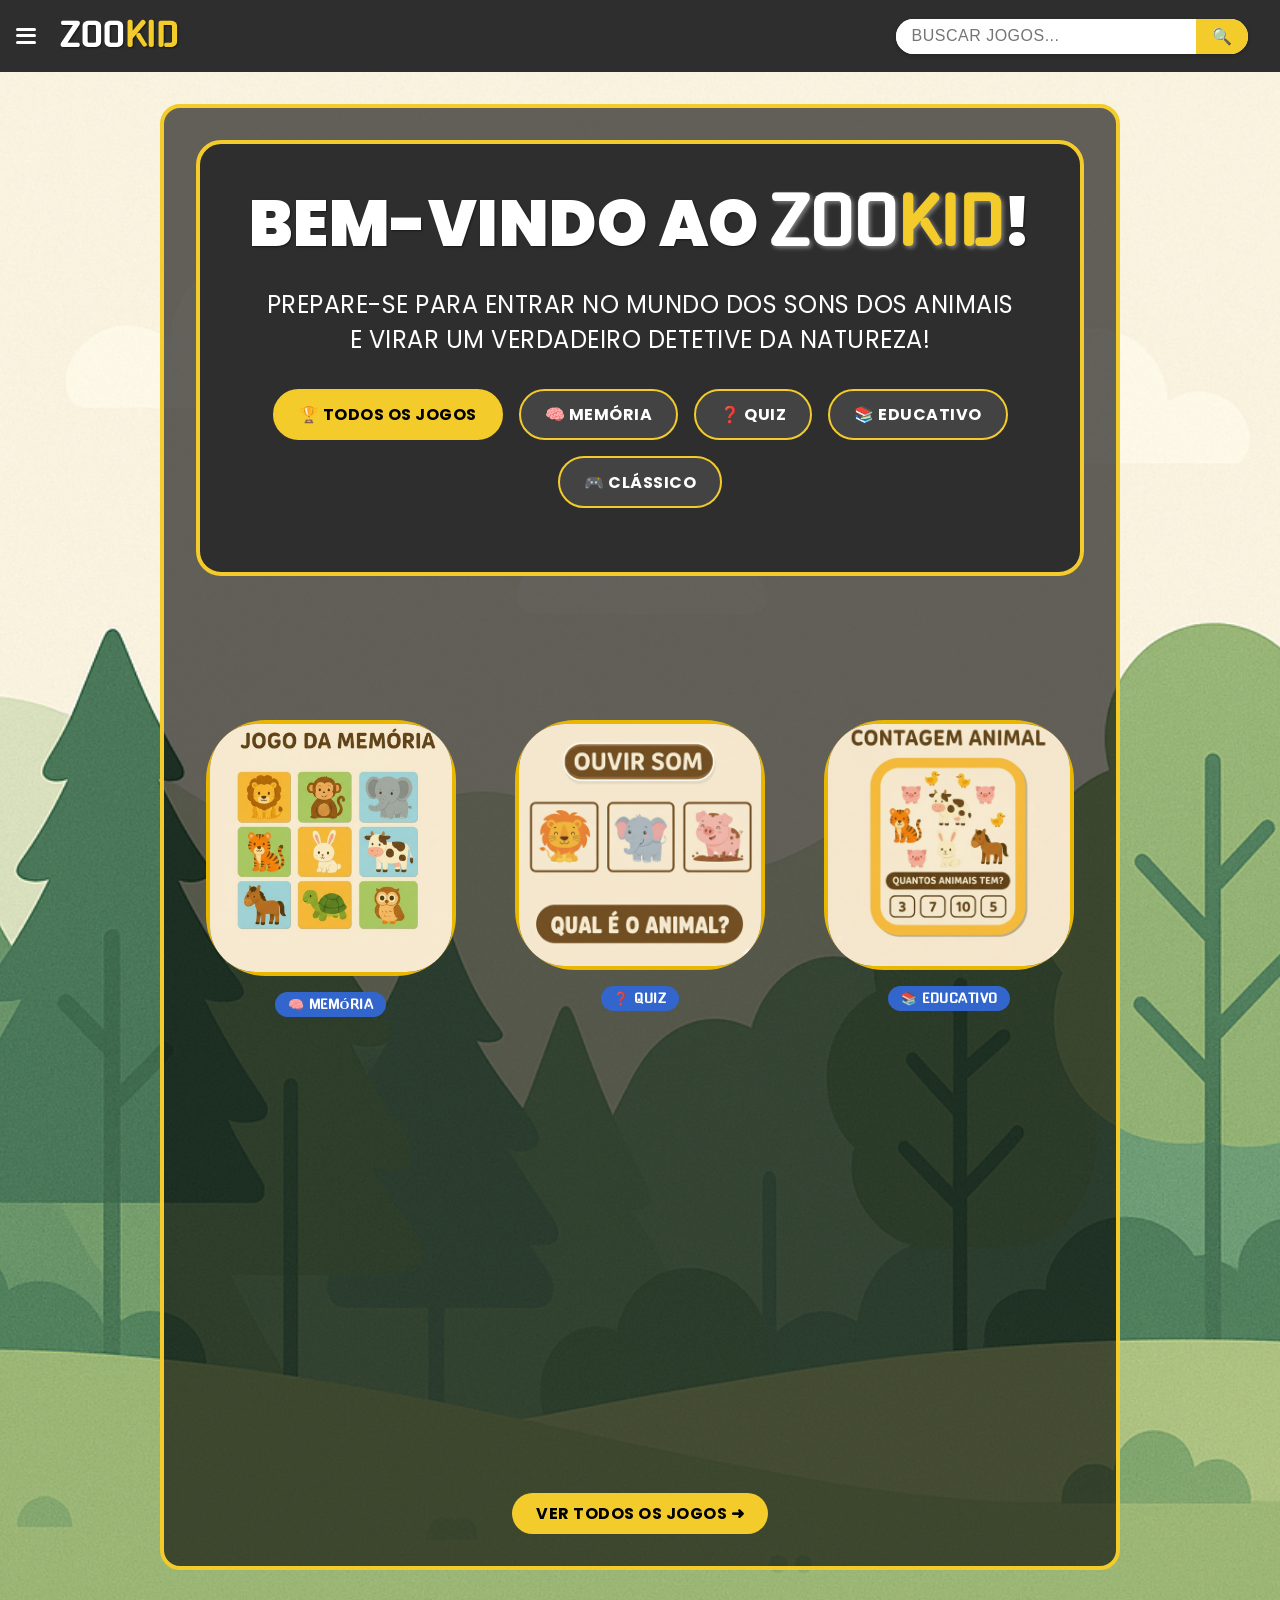
<file: index.html>
<!DOCTYPE html>
<html lang="pt-Br">
<head>
    <meta charset="UTF-8">
    <meta name="viewport" content="width=device-width, initial-scale=1.0">
    <title>ZooKid</title>
    <link rel="stylesheet" href="home.css">
    <link rel="stylesheet" href="https://unpkg.com/aos@next/dist/aos.css" />
</head>
<body>
    <header data-aos="fade-down" data-aos-duration="1500">
   <!-- Substitua esta parte no header -->
<div class="seila">
    <h1 class="title">ZOO<span>KID</span></h1>
    
    <button class="hamburger-btn" id="hamburger-btn">
        <span class="bar"></span>
        <span class="bar"></span>
        <span class="bar"></span>
    </button>
</div>

<!-- Menu Dropdown atualizado -->
<div class="dropdown-menu" id="dropdown-menu">
    <button class="menu-close-btn" id="menu-close-btn">✕</button>
    
    <!-- Cabeçalho do usuário -->
    <div class="menu-user">
        <div class="user-avatar">
            🐾
        </div>
        <div class="user-info">
            <h4>Explorador ZooKid</h4>
            <p>Nível: Detetive da Natureza</p>
        </div>
    </div>
    
    <div class="menu-content">
        <!-- Categoria: Navegação -->
        <div class="menu-category">Navegar</div>
        <a href="#todos">🎮 Todos os Jogos</a>
        <a href="#memoria">🧠 Jogos de Memória</a>
        <a href="#quiz">❓ Quiz e Desafios</a>
        <a href="#educativo">📚 Educativos</a>
        <a href="#classico">🎮 Clássicos</a>
        
        
        <!-- Categoria: Outros -->
        <div class="menu-category">Mais</div>
        <a href="ranking.html">🏆 Ranking Global</a>
        <a href="">📰 Novidades</a>
        <a href="sobre.html">ℹ️ Sobre o ZooKid</a>
        <a href="pais.html">👨‍👩‍👧‍👦 Para Pais</a>
        <a href="configuracoes.html">⚙️ Configurações</a>
        <a href="https://portif-lio-iota-ten.vercel.app/">Desenvolvedor</a>
        
    </div>
</div>
    </div>
      <div class="search-container">
        <form action="#" method="get">
            <input type="text" placeholder="Buscar jogos..." name="search" class="search-input">
            <button type="submit" class="search-button">
                &#128269;
            </button>
        </form>
        </div>
    </header>
    <div class="zoo">
    </div>
    <main>
    <!-- BANNER DE DESTAQUE -->
     <section class="banner">
    <section data-aos="zoom-in" data-aos-duration="2000" data-aos-delay="300" class="destaque-principal">
        <h2 data-aos-delay="700" data-aos="fade-down" data-aos-duration="2000">
            BEM-VINDO AO <span class="zoo">ZOO<span>KID</span></span>!
        </h2>
        <p data-aos-delay="700" data-aos="fade-down" data-aos-duration="2500">
            PREPARE-SE PARA ENTRAR NO MUNDO DOS SONS DOS ANIMAIS<br>
            E VIRAR UM VERDADEIRO DETETIVE DA NATUREZA!
        </p>
        
        <!-- NAVEGAÇÃO POR CATEGORIAS (como abas) -->
        <div class="categorias-nav">
            <a href="#todos" class="categoria-btn ativa">🏆 TODOS OS JOGOS</a>
            <a href="#memoria" class="categoria-btn">🧠 MEMÓRIA</a>
            <a href="#quiz" class="categoria-btn">❓ QUIZ</a>
            <a href="#educativo" class="categoria-btn">📚 EDUCATIVO</a>
            <a href="#classico" class="categoria-btn">🎮 CLÁSSICO</a>
        </div>
    </section>


    <!-- GRID DE JOGOS (organizado como Crazy Games) -->
    <section class="games">
        <!-- Jogo 1: Memória -->
        <div data-aos="fade-up" data-aos-delay="300" class="game-card">
            <div class="game-img-container">
                <a href="memory.html">
                    <img class="games-pictures" src="memory.jpg" alt="Jogo da Memória Animal">
                </a>
                <div class="overlay">
                    <h3 class="game-title-overlay">JOGO DA MEMÓRIA</h3>
                    <p class="info">ENCONTRE OS PARES DE ANIMAIS!</p>
                </div>
            </div>
            <div class="game-badges">
                
                <span class="badge tipo">🧠 Memória</span>
                
            </div>
        </div>

        <!-- Jogo 2: Quiz -->
        <div data-aos="fade-up" data-aos-delay="400" class="game-card">
            <div class="game-img-container">
                <a href="quiz.html">
                    <img class="games-pictures" src="quiz.jpg" alt="Quiz dos Sons">
                </a>
                <div class="overlay">
                    <h3 class="game-title-overlay">QUIZ ANIMAIS</h3>
                    <p class="info">ADIVINHE OS SONS!</p>
                </div>
            </div>
            <div class="game-badges">
                
                <span class="badge tipo">❓ Quiz</span>
            </div>
        </div>

        <!-- Jogo 3: Contagem -->
        <div data-aos="fade-up" data-aos-delay="500" class="game-card">
            <div class="game-img-container">
                <a href="count.html">
                    <img class="games-pictures" src="count.png" alt="Jogo de Contagem">
                </a>
                <div class="overlay">
                    <h3 class="game-title-overlay">CONTAGEM ANIMAL</h3>
                    <p class="info">CONTE OS BICHINHOS!</p>
                </div>
            </div>
            <div class="game-badges">
                
                <span class="badge tipo">📚 Educativo</span>
              
            </div>
        </div>

        <!-- Jogo 4: Snake -->
        <div data-aos="fade-up" data-aos-delay="600" class="game-card">
            <div class="game-img-container">
                <a href="snake.html">
                    <img style="z-index: 999;" class="games-pictures" src="capa snake.png" alt="Jogo da Cobrinha">
                </a>
                <div class="overlay">
                    <h3 class="game-title-overlay">SNAKE</h3>
                    <p class="info">COMA AS MAÇÃS!</p>
                </div>
            </div>
            <div class="game-badges">
               
                <span class="badge tipo">🎮 Clássico</span>
             
            </div>
        </div>

        <div data-aos="fade-up" data-aos-delay="600" class="game-card">
            <div class="game-img-container">
                <a href="labirinto.html">
                    <img style="z-index: 999;" class="games-pictures" src="lab.png">
                </a>
                <div class="overlay">
                    <h3 class="game-title-overlay">LABIRINTO</h3>
                    <p class="info">AJUDE O ANIMAL CHEGAR AO SEU OBJETIVO</p>
                </div>
            </div>
            <div class="game-badges">
                
                <span class="badge tipo">🎮 Clássico</span>
             
            </div>
        </div>

        <div data-aos="fade-up" data-aos-delay="600" class="game-card">
    <div class="game-img-container">
        <a href="tetris.html">
        
            <img class="games-pictures" src="tris.png" alt="Tetris Animal">
           
        </a>
        <div class="overlay">
            <h3 class="game-title-overlay">TETRIS ANIMAL</h3>
            <p class="info">ENCAIXE OS ANIMAIS NO ZOOLÓGICO!</p>
        </div>
    </div>
    <div class="game-badges">
        <span class="badge tipo">🎮 Clássico</span>
    </div>
</div>
    </section>


    
   
    <div style="text-align: center; margin-top: 2rem;">
        <a href="#" class="ver-todos">VER TODOS OS JOGOS ➜</a>
    </div>
    </section>
</main>

    <script src="https://unpkg.com/aos@next/dist/aos.js"></script>
    <script>
      AOS.init();
    </script>

   <script src="menu.js"></script>
</body>
</html>
</file>
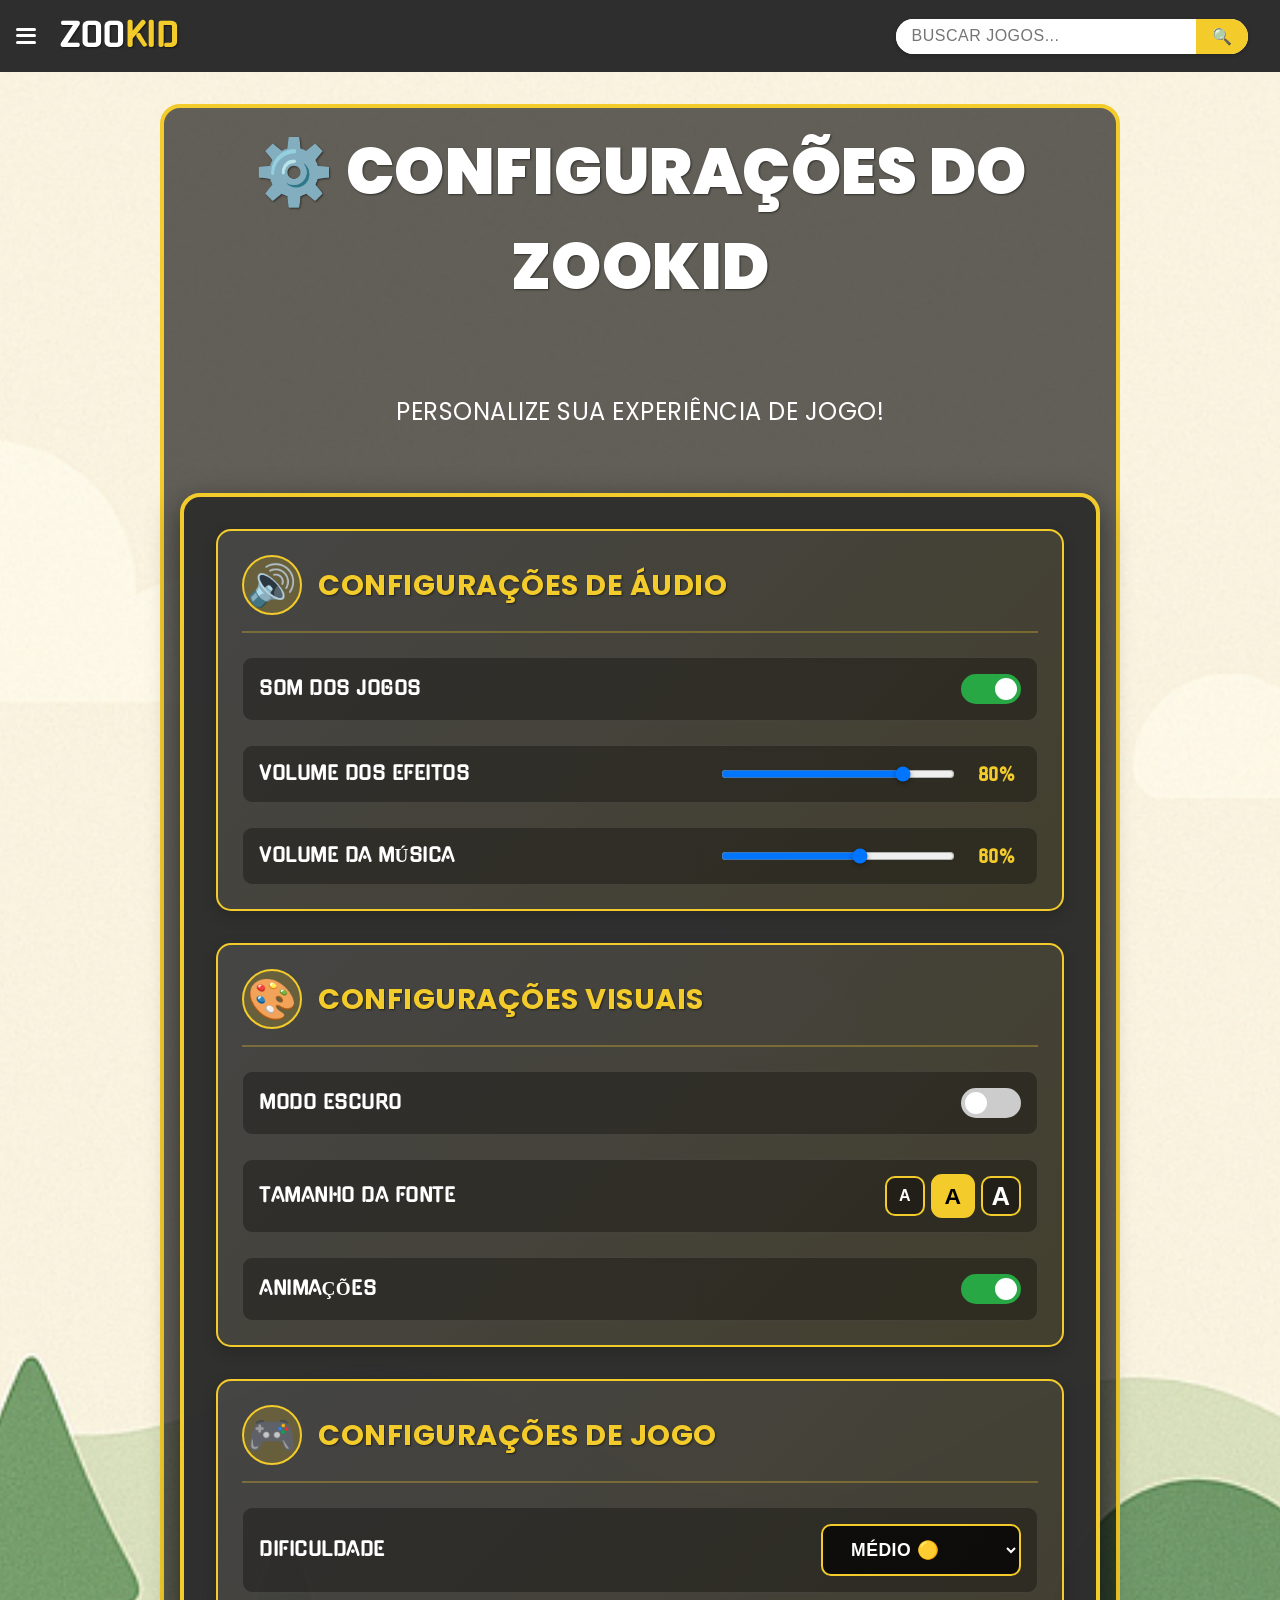
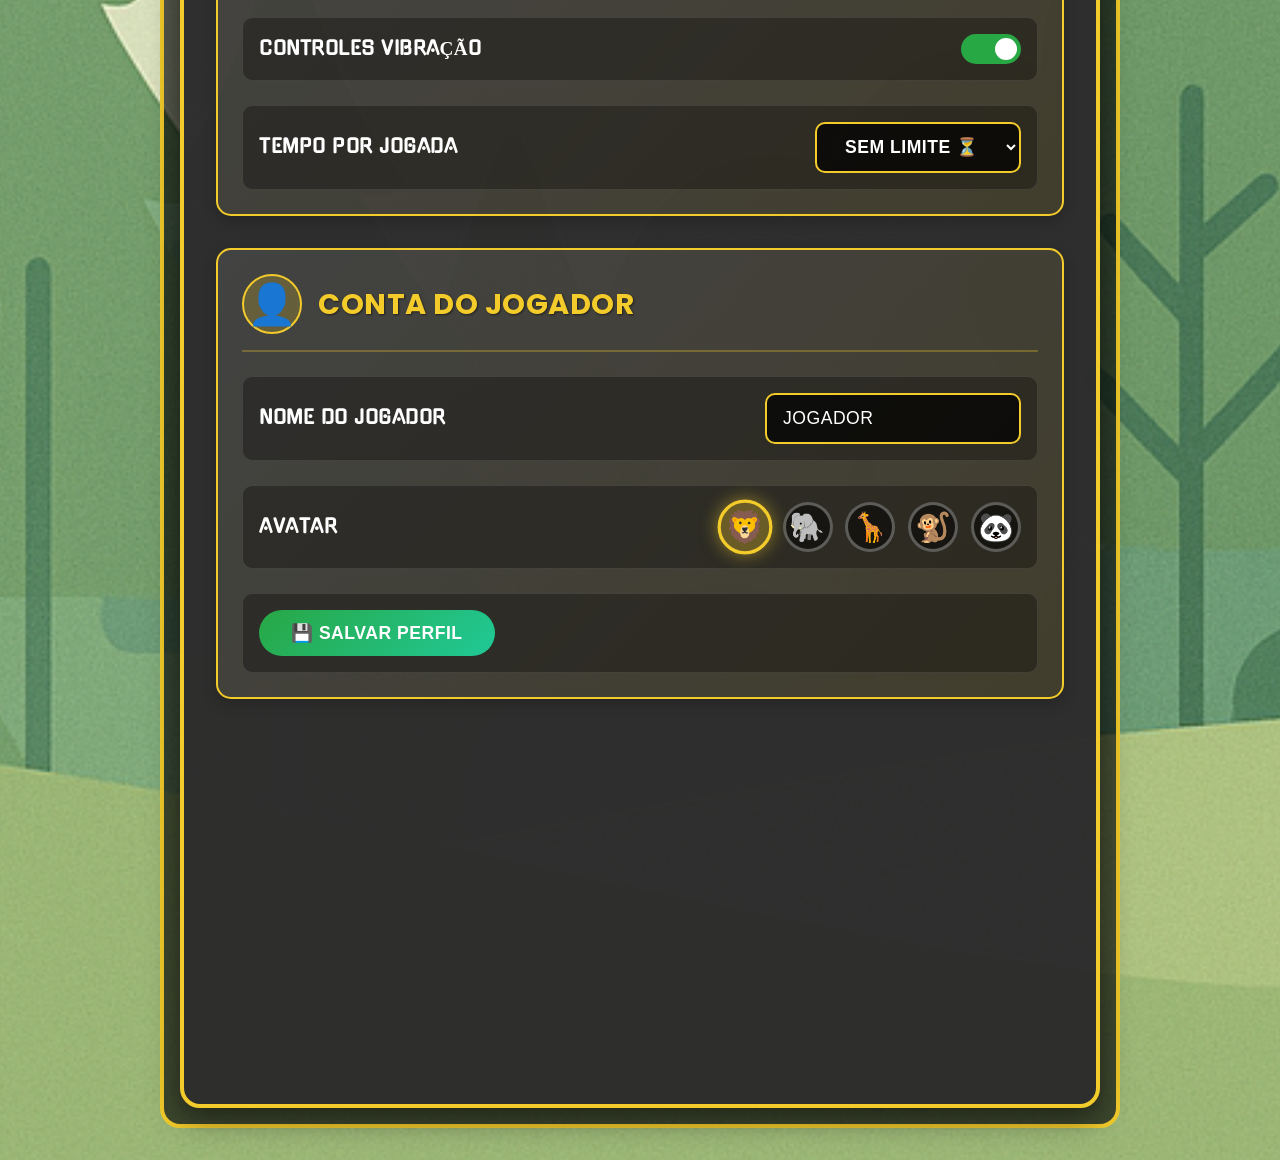
<file: configuracoes.html>
<!DOCTYPE html>
<html lang="pt-BR">
<head>
    <meta charset="UTF-8">
    <meta name="viewport" content="width=device-width, initial-scale=1.0">
    <title>Configurações - ZooKid</title>
    <link rel="stylesheet" href="home.css">
    <link rel="stylesheet" href="configuracoes.css">
    <link rel="stylesheet" href="https://unpkg.com/aos@next/dist/aos.css" />
</head>
<body>
    <header data-aos="fade-down" data-aos-duration="1500">
        <div class="seila">
            <h1 class="title">ZOO<span>KID</span></h1>
            <button class="hamburger-btn" id="hamburger-btn">
                <span class="bar"></span>
                <span class="bar"></span>
                <span class="bar"></span>
            </button>
        </div>
        
        <div class="search-container">
            <form action="#" method="get">
                <input type="text" placeholder="BUSCAR JOGOS..." name="search" class="search-input">
                <button type="submit" class="search-button">&#128269;</button>
            </form>
        </div>
    </header>

    <!-- Menu Dropdown -->
    <div class="dropdown-menu" id="dropdown-menu">
        <button class="menu-close-btn" id="menu-close-btn">✕</button>
        <div class="menu-content">
            <div class="menu-user">
                <div class="user-avatar" id="user-avatar">🦁</div>
                <div class="user-info">
                    <h4 id="user-name">JOGADOR</h4>
                    <p>NÍVEL: EXPLORADOR</p>
                </div>
            </div>
            
            <div class="menu-category">NAVEGAÇÃO</div>
            <a href="index.html">🏠 INÍCIO</a>
            <a href="ranking.html">🏆 RANKING</a>
            <a href="configuracoes.html" class="active">⚙️ CONFIGURAÇÕES</a>
            <a href="sobre.html">ℹ️ SOBRE</a>
            
            <div class="menu-category">JOGOS</div>
            <a href="memory.html">🧠 MEMÓRIA ANIMAL</a>
            <a href="quiz.html">🔊 QUIZ DOS SONS</a>
            <a href="count.html">🧮 CONTAGEM</a>
            <a href="snake.html">🐍 COBRINHA</a>
            <a href="labirinto.html">🦁 LABIRINTO</a>
            
            <div style="padding: 2rem; text-align: center;">
                <a href="#" class="btn-cnt" style="display: block; margin-bottom: 1rem;">
                    🏆 DESAFIO DO DIA
                </a>
                <a href="#" class="btn-cnt" style="background: #ff9966;">
                    🎉 FESTA DOS ANIMAIS
                </a>
            </div>
        </div>
    </div>

    <main>
        <section class="banner configuracoes-banner">
            <h2 data-aos="fade-down" data-aos-duration="2000">⚙️ CONFIGURAÇÕES DO ZOOKID</h2>
            <p data-aos="fade-down" data-aos-duration="2500">PERSONALIZE SUA EXPERIÊNCIA DE JOGO!</p>
            
            <div class="settings-container">
                
                <!-- Card de Áudio -->
                <div class="settings-card" data-aos="fade-right" data-aos-delay="200">
                    <div class="settings-header">
                        <span class="settings-icon">🔊</span>
                        <h3>CONFIGURAÇÕES DE ÁUDIO</h3>
                    </div>
                    <div class="settings-options">
                        <div class="setting-option">
                            <span class="option-label">SOM DOS JOGOS</span>
                            <div class="toggle-switch">
                                <input type="checkbox" id="sound-toggle" checked>
                                <label for="sound-toggle" class="toggle-slider"></label>
                            </div>
                        </div>
                        
                        <div class="setting-option">
                            <span class="option-label">VOLUME DOS EFEITOS</span>
                            <div class="slider-container">
                                <input type="range" id="effects-volume" min="0" max="100" value="80" class="volume-slider">
                                <span id="effects-value" class="volume-value">80%</span>
                            </div>
                        </div>
                        
                        <div class="setting-option">
                            <span class="option-label">VOLUME DA MÚSICA</span>
                            <div class="slider-container">
                                <input type="range" id="music-volume" min="0" max="100" value="60" class="volume-slider">
                                <span id="music-value" class="volume-value">60%</span>
                            </div>
                        </div>
                    </div>
                </div>
                
                <!-- Card Visual -->
                <div class="settings-card" data-aos="fade-left" data-aos-delay="300">
                    <div class="settings-header">
                        <span class="settings-icon">🎨</span>
                        <h3>CONFIGURAÇÕES VISUAIS</h3>
                    </div>
                    <div class="settings-options">
                        <div class="setting-option">
                            <span class="option-label">MODO ESCURO</span>
                            <div class="toggle-switch">
                                <input type="checkbox" id="darkmode-toggle">
                                <label for="darkmode-toggle" class="toggle-slider"></label>
                            </div>
                        </div>
                        
                        <div class="setting-option">
                            <span class="option-label">TAMANHO DA FONTE</span>
                            <div class="size-buttons">
                                <button class="size-btn active" data-size="small">A</button>
                                <button class="size-btn" data-size="medium">A</button>
                                <button class="size-btn" data-size="large">A</button>
                            </div>
                        </div>
                        
                        <div class="setting-option">
                            <span class="option-label">ANIMAÇÕES</span>
                            <div class="toggle-switch">
                                <input type="checkbox" id="animations-toggle" checked>
                                <label for="animations-toggle" class="toggle-slider"></label>
                            </div>
                        </div>
                    </div>
                </div>
                
                <!-- Card de Jogo -->
                <div class="settings-card" data-aos="fade-right" data-aos-delay="400">
                    <div class="settings-header">
                        <span class="settings-icon">🎮</span>
                        <h3>CONFIGURAÇÕES DE JOGO</h3>
                    </div>
                    <div class="settings-options">
                        <div class="setting-option">
                            <span class="option-label">DIFICULDADE</span>
                            <select id="difficulty-select" class="game-select">
                                <option value="easy">FÁCIL 🟢</option>
                                <option value="medium" selected>MÉDIO 🟡</option>
                                <option value="hard">DIFÍCIL 🔴</option>
                            </select>
                        </div>
                        
                        <div class="setting-option">
                            <span class="option-label">CONTROLES VIBRAÇÃO</span>
                            <div class="toggle-switch">
                                <input type="checkbox" id="vibration-toggle" checked>
                                <label for="vibration-toggle" class="toggle-slider"></label>
                            </div>
                        </div>
                        
                        <div class="setting-option">
                            <span class="option-label">TEMPO POR JOGADA</span>
                            <select id="time-select" class="game-select">
                                <option value="unlimited">SEM LIMITE ⏳</option>
                                <option value="60">1 MINUTO ⏱️</option>
                                <option value="120">2 MINUTOS ⏱️</option>
                                <option value="180">3 MINUTOS ⏱️</option>
                            </select>
                        </div>
                    </div>
                </div>
                
                <!-- Card de Conta -->
                <div class="settings-card" data-aos="fade-left" data-aos-delay="500">
                    <div class="settings-header">
                        <span class="settings-icon">👤</span>
                        <h3>CONTA DO JOGADOR</h3>
                    </div>
                    <div class="settings-options">
                        <div class="setting-option">
                            <span class="option-label">NOME DO JOGADOR</span>
                            <input type="text" id="player-name" class="text-input" placeholder="DIGITE SEU NOME" value="JOGADOR">
                        </div>
                        
                        <div class="setting-option">
                            <span class="option-label">AVATAR</span>
                            <div class="avatar-selector">
                                <div class="avatar-option active" data-avatar="🦁">
                                    <span>🦁</span>
                                </div>
                                <div class="avatar-option" data-avatar="🐘">
                                    <span>🐘</span>
                                </div>
                                <div class="avatar-option" data-avatar="🦒">
                                    <span>🦒</span>
                                </div>
                                <div class="avatar-option" data-avatar="🐒">
                                    <span>🐒</span>
                                </div>
                                <div class="avatar-option" data-avatar="🐼">
                                    <span>🐼</span>
                                </div>
                            </div>
                        </div>
                        
                        <div class="setting-option">
                            <button id="save-profile" class="save-btn">💾 SALVAR PERFIL</button>
                        </div>
                    </div>
                </div>
                
                <!-- Botões de Ação -->
                <div class="action-buttons" data-aos="zoom-in" data-aos-delay="600">
                    <button id="reset-settings" class="action-btn reset-btn">🔄 RESTAURAR PADRÕES</button>
                    <button id="save-all" class="action-btn save-all-btn">💾 SALVAR TUDO</button>
                    <button id="clear-data" class="action-btn clear-btn">🗑️ LIMPAR DADOS</button>
                    <button onclick="window.location.href='index.html'" class="action-btn back-btn">🏠 VOLTAR AO INÍCIO</button>
                </div>
                
                <!-- Status -->
                <div class="status-message" id="status-message">
                    <span class="status-icon">💾</span>
                    <span class="status-text">CONFIGURAÇÕES SALVAS!</span>
                </div>
                
            </div>
        </section>
    </main>

    <script src="menu.js"></script>
    <script src="config.js"></script>
    <script src="https://unpkg.com/aos@next/dist/aos.js"></script>
    <script>
        AOS.init();
    </script>
</body>
</html>
</file>
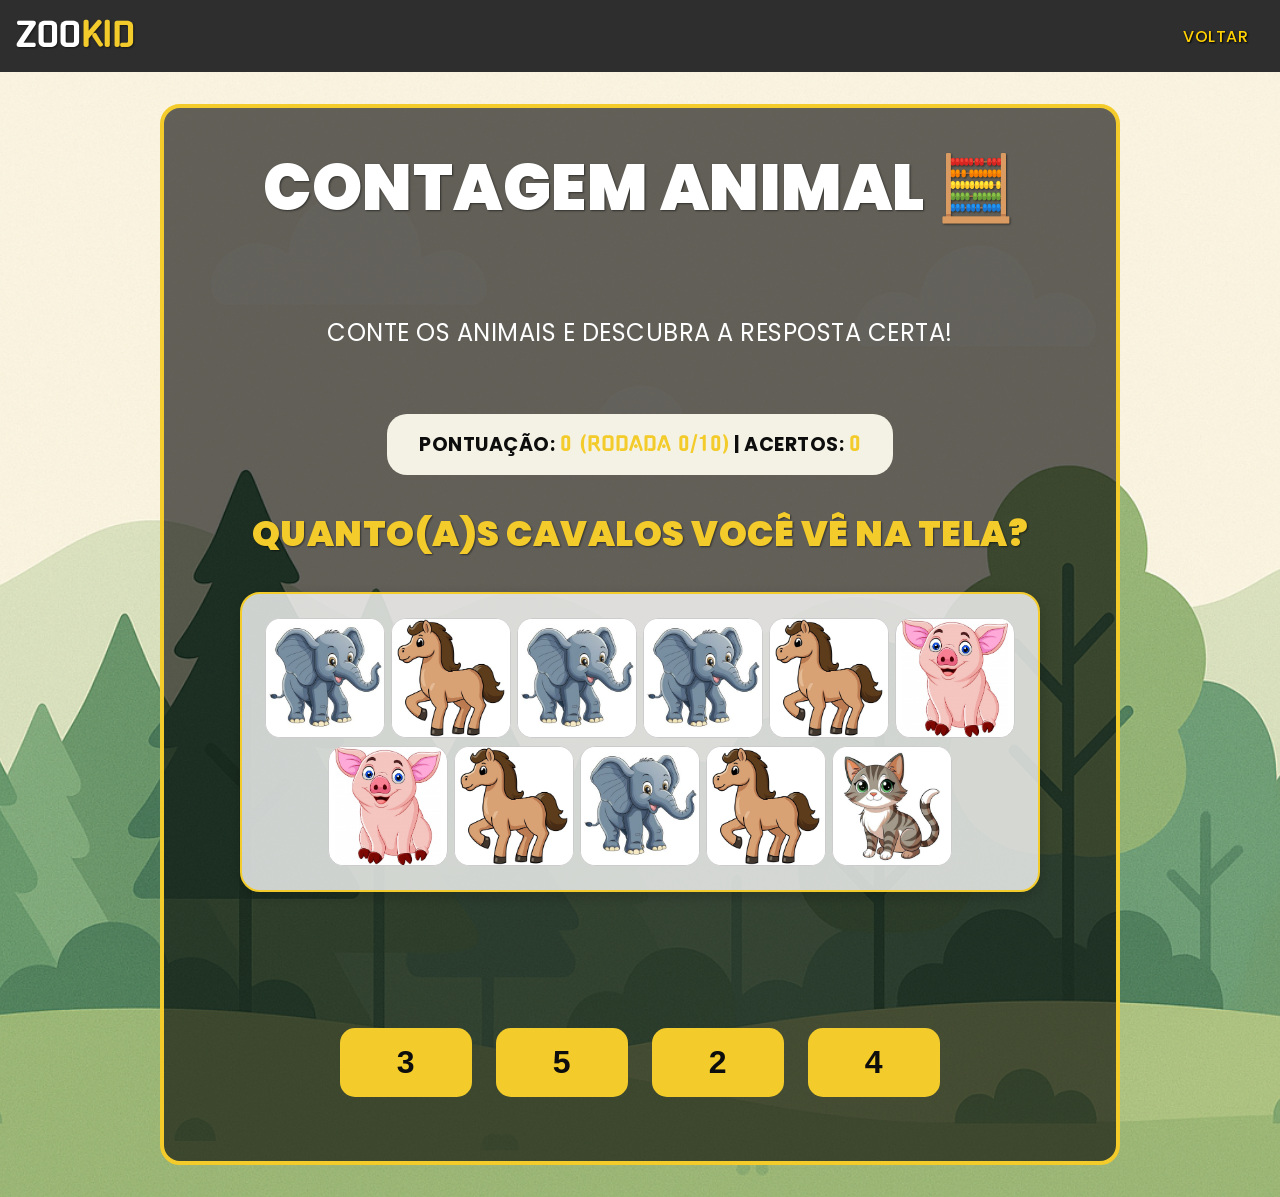
<file: count.html>
<!DOCTYPE html>
<html lang="pt-Br">
<head>
    <meta charset="UTF-8">
    <meta name="viewport" content="width=device-width, initial-scale=1.0">
    <title>ZooKid - Contagem Animal</title>
    <link rel="stylesheet" href="https://unpkg.com/aos@next/dist/aos.css" />
    <link rel="stylesheet" href="home.css">
    <link rel="stylesheet" href="count.css"> 
</head>

<style>
    header {
        justify-content: space-between;
    }
</style>

<body>
    <header data-aos="fade-down" data-aos-duration="1500">
        <h1 class="title">ZOO<span>KID</span></h1>

        <nav>
            <a href="index.html">VOLTAR</a>
        </nav>
    </header>
    
    <main  >
        <section data-aos-delay="600" data-aos="fade-zoom-in"
     data-aos-easing="ease-in-back"
     data-aos-delay="300"
     data-aos-offset="0" data-aos-duration="1000"  class="banner">
            <h2 data-aos-delay="700" data-aos="fade-down" data-aos-duration="2000">CONTAGEM ANIMAL 🧮</h2>
            <p data-aos-delay="700" data-aos="fade-down" data-aos-duration="2500">CONTE OS ANIMAIS E DESCUBRA A RESPOSTA CERTA!</p>
            
            <div class="count-quiz-container">
                <div class="score-board">
                    PONTUAÇÃO: <span id="score">0</span> | ACERTOS: <span id="correct-count">0</span>
                </div>

                <h3  id="question-text" class="question-text">QUANTOS ANIMAIS VOCÊ VÊ NO TOTAL?</h3>
                
                <div class="animal-display-area" id="animal-display-area">
                    </div>

                <h3 id="feedback-message" class="feedback-message"></h3>

                <div class="options-container" id="options-container">
                    </div>

                <div class="controls-container">
                    <button id="next-question-btn" class="next-button" style="display:none;">
                        PRÓXIMA PERGUNTA ▶
                    </button>
                </div>
            </div>
        </section>
    </main>

    <script src="count.js"></script>
       <script src="https://unpkg.com/aos@next/dist/aos.js"></script>
  <script>
    AOS.init();
  </script>
</body>
</html>
</file>
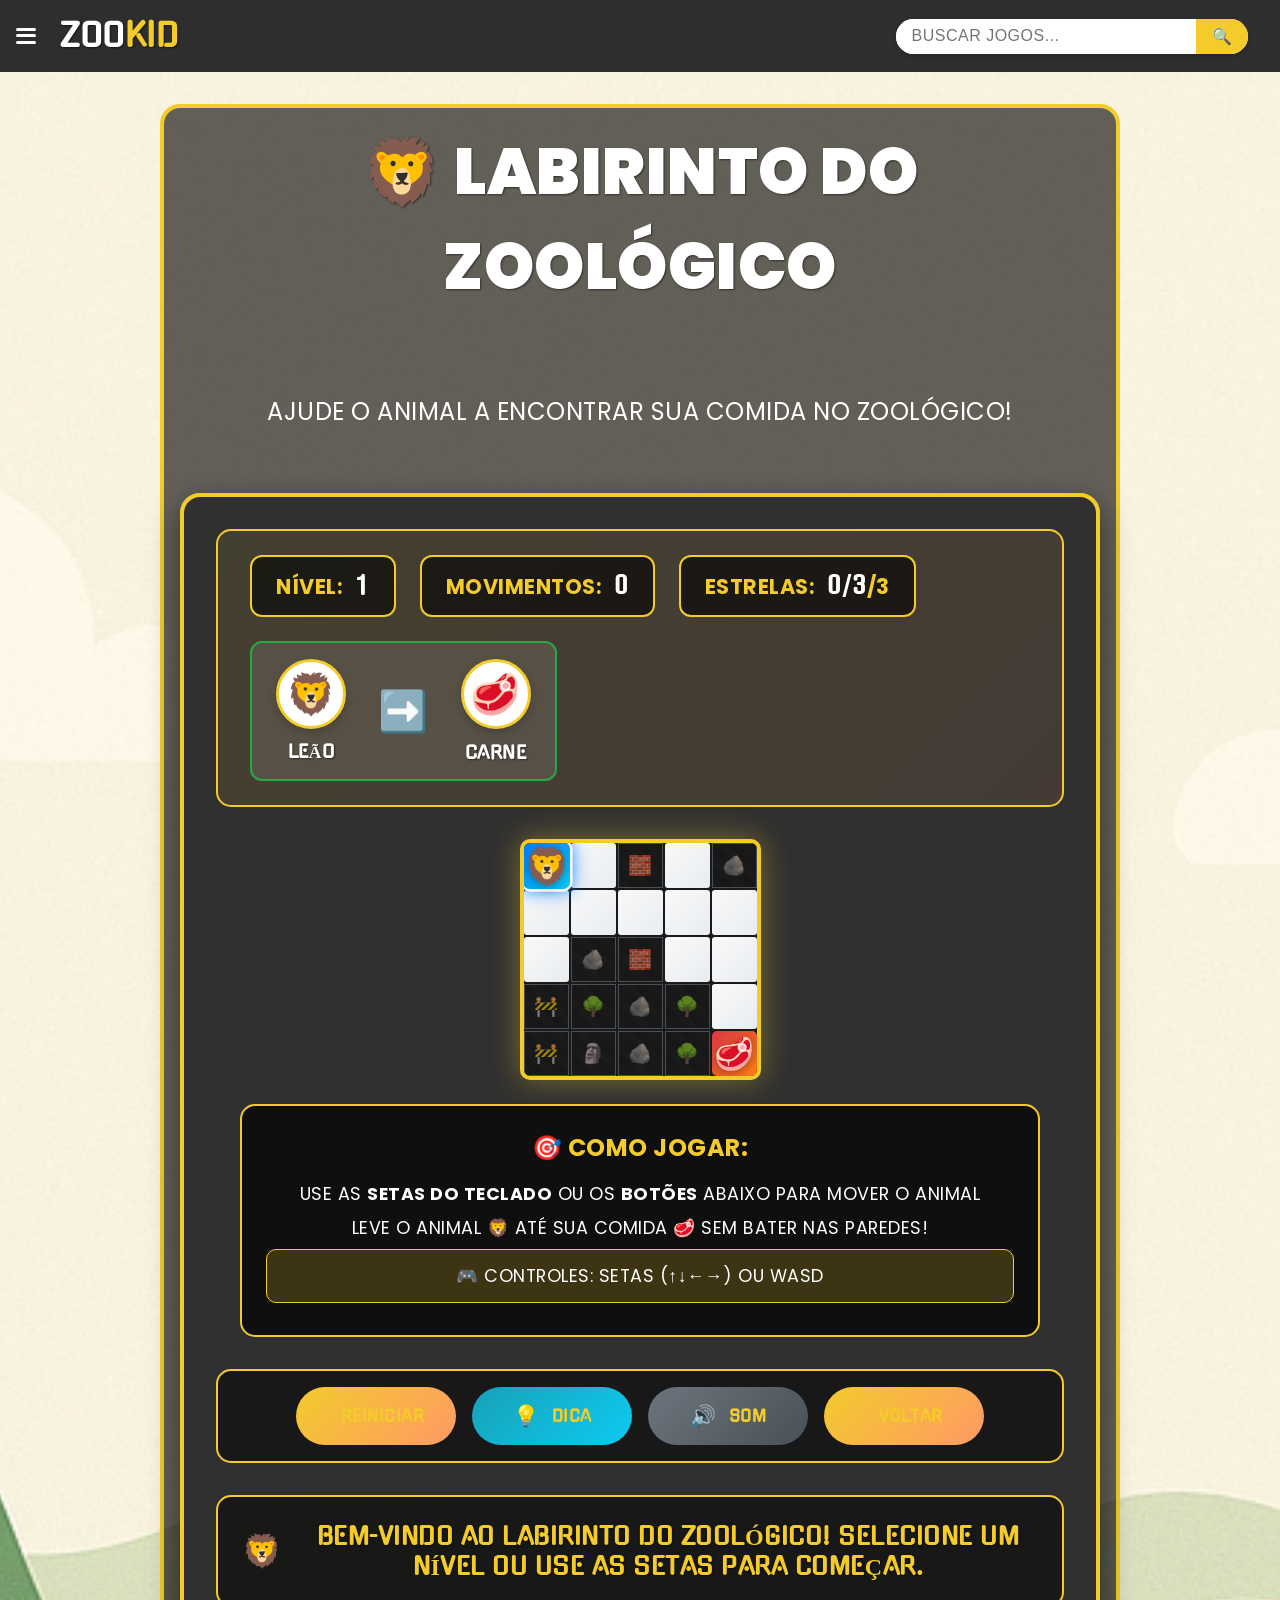
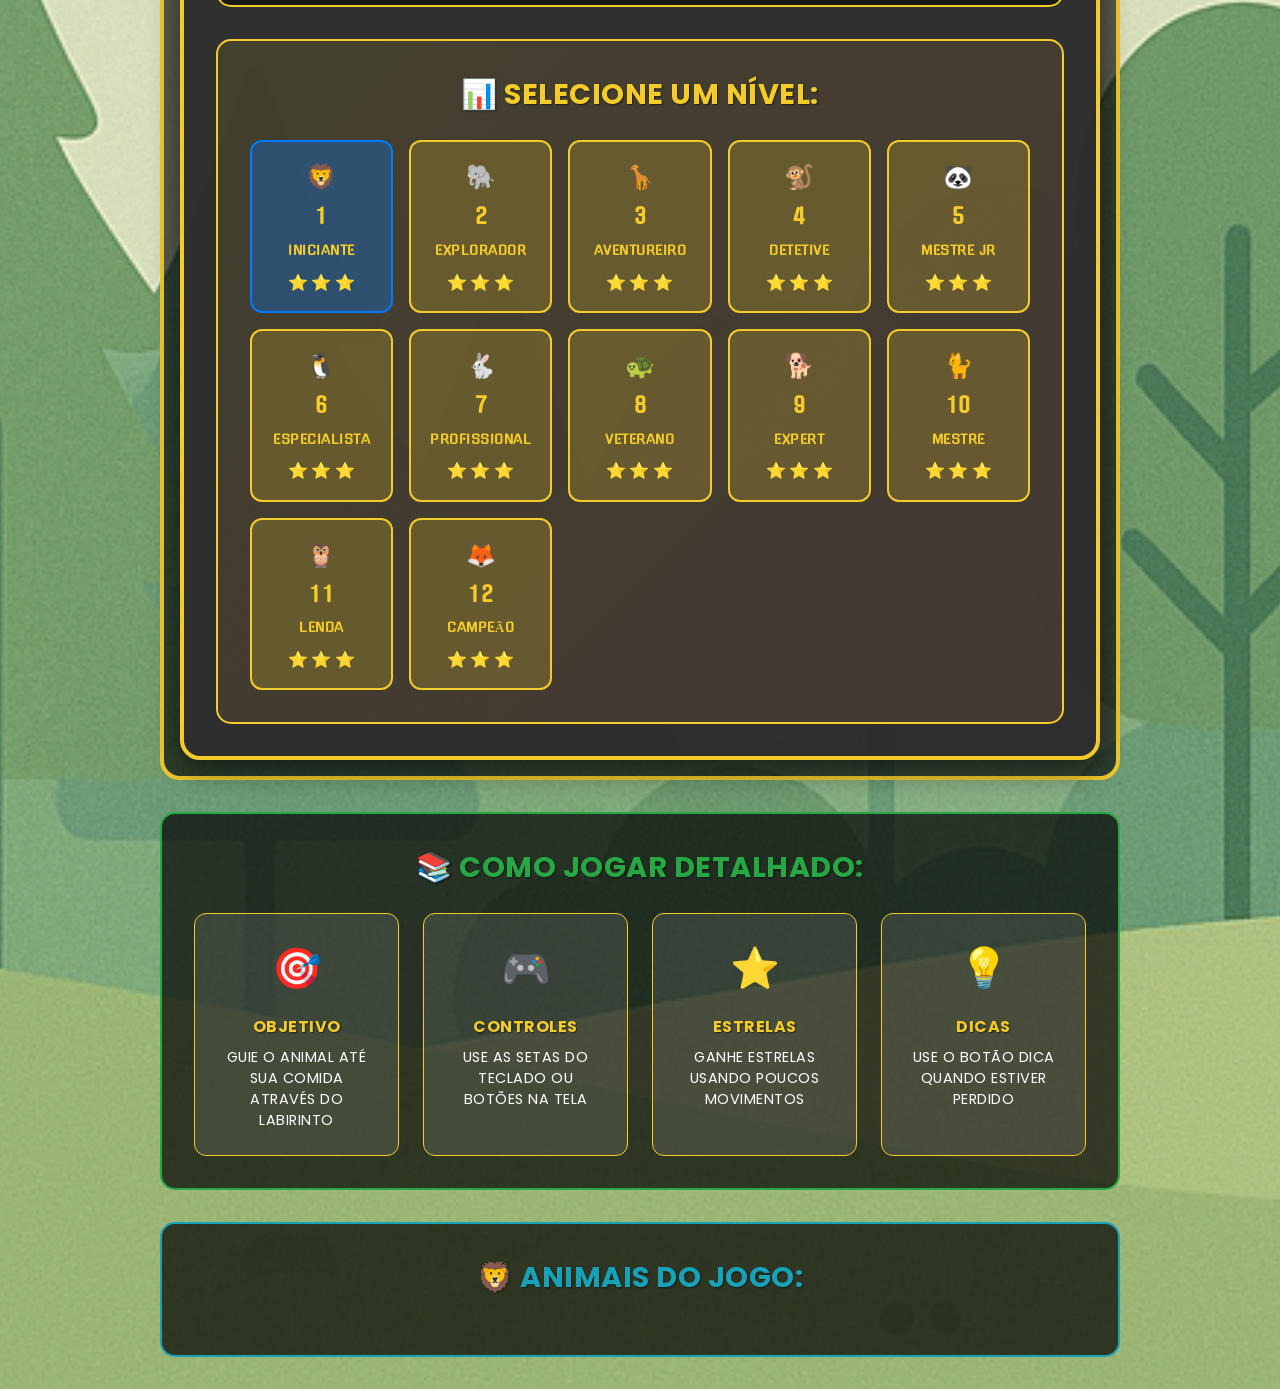
<file: labirinto.html>
<!DOCTYPE html>
<html lang="pt-BR">
<head>
    <meta charset="UTF-8">
    <meta name="viewport" content="width=device-width, initial-scale=1.0">
    <title>Labirinto do Zoológico - ZooKid</title>
    <link rel="stylesheet" href="home.css">
    <link rel="stylesheet" href="labirinto.css">
    <link rel="stylesheet" href="https://unpkg.com/aos@next/dist/aos.css" />
</head>
<body>
    <header data-aos="fade-down" data-aos-duration="1500">
        <div class="seila">
            <h1 class="title">ZOO<span>KID</span></h1>
            <button class="hamburger-btn" id="hamburger-btn">
                <span class="bar"></span>
                <span class="bar"></span>
                <span class="bar"></span>
            </button>
        </div>
        
        <div class="search-container">
            <form action="#" method="get">
                <input type="text" placeholder="Buscar jogos..." name="search" class="search-input">
                <button type="submit" class="search-button">&#128269;</button>
            </form>
        </div>
    </header>

    <!-- Menu Dropdown -->
    <div class="dropdown-menu" id="dropdown-menu">
        <button class="menu-close-btn" id="menu-close-btn">✕</button>
        <div class="menu-content">
            <a href="index.html">🏠 Início</a>
            <a href="#levels">📊 Níveis</a>
            <a href="#how-to">🎮 Como Jogar</a>
            <a href="#animals">🦁 Animais</a>
            <a href="ranking.html" target="_blank">🏆 Ranking</a>
        </div>
    </div>

    <main>
        <section data-aos="zoom-in" data-aos-duration="2000" data-aos-delay="300" class="banner labirinto-banner">
            <h2 data-aos-delay="700" data-aos="fade-down" data-aos-duration="2000">🦁 LABIRINTO DO ZOOLÓGICO</h2>
            <p data-aos-delay="700" data-aos="fade-down" data-aos-duration="2500">AJUDE O ANIMAL A ENCONTRAR SUA COMIDA NO ZOOLÓGICO!</p>
            
            <div class="game-container">
                <!-- Painel de Informações -->
                <div class="info-panel">
                    <div class="score-board">
                        <div>NÍVEL: <span id="level">1</span></div>
                        <div>MOVIMENTOS: <span id="moves">0</span></div>
                        <div>ESTRELAS: <span id="stars">0</span>/3</div>
                    </div>
                    
                    <div class="animal-info">
                        <div class="current-animal">
                            <div id="current-animal-img" class="animal-emoji-display">🦁</div>
                            <span id="current-animal-name">Leão</span>
                        </div>
                        <div class="arrow">➡️</div>
                        <div class="target-food">
                            <div id="target-food-img" class="food-emoji-display">🥩</div>
                            <span id="target-food-name">Carne</span>
                        </div>
                    </div>
                </div>
                
                <!-- Área do Jogo -->
                <div class="game-area">
                    <div class="maze-container">
                        <div id="maze" class="maze">
                            <!-- O labirinto será gerado por JavaScript -->
                        </div>
                        
                        <div class="instructions">
                            <h3>🎯 COMO JOGAR:</h3>
                            <p>Use as <strong>SETAS DO TECLADO</strong> ou os <strong>BOTÕES</strong> abaixo para mover o animal</p>
                            <p>Leve o animal <span id="current-animal-emoji">🦁</span> até sua comida <span id="target-food-emoji">🥩</span> sem bater nas paredes!</p>
                            <p class="controls-hint">🎮 Controles: Setas (↑↓←→) ou WASD</p>
                        </div>
                    </div>
                    
                    <!-- Controles Móveis -->
                    <div class="mobile-controls">
                        <button class="control-btn up" data-direction="up" title="Mover para Cima">
                            <span class="control-emoji">⬆️</span>
                            <span class="control-text">Cima</span>
                        </button>
                        <div class="horizontal-controls">
                            <button class="control-btn left" data-direction="left" title="Mover para Esquerda">
                                <span class="control-emoji">⬅️</span>
                                <span class="control-text">Esquerda</span>
                            </button>
                            <button class="control-btn center" title="Clique para Iniciar" id="start-mobile-btn">
                                <span class="control-emoji">🎮</span>
                                <span class="control-text">Iniciar</span>
                            </button>
                            <button class="control-btn right" data-direction="right" title="Mover para Direita">
                                <span class="control-emoji">➡️</span>
                                <span class="control-text">Direita</span>
                            </button>
                        </div>
                        <button class="control-btn down" data-direction="down" title="Mover para Baixo">
                            <span class="control-emoji">⬇️</span>
                            <span class="control-text">Baixo</span>
                        </button>
                    </div>
                </div>
                
                <!-- Controles do Jogo -->
                <div class="game-controls">
                    <button id="restart-btn" class="game-btn">
                        <span class="btn-emoji"></span>
                        <span class="btn-text">Reiniciar</span>
                    </button>
                    <button id="hint-btn" class="game-btn">
                        <span class="btn-emoji">💡</span>
                        <span class="btn-text">Dica</span>
                    </button>
                    <button id="sound-btn" class="game-btn">
                        <span class="btn-emoji"></span>
                        <span class="btn-text">Som</span>
                    </button>
                    <button id="next-level-btn" class="game-btn" style="display:none;">
                        <span class="btn-emoji">▶️</span>
                        <span class="btn-text">Próximo</span>
                    </button>
                    <button onclick="window.location.href='index.html'" class="game-btn">
                        <span class="btn-emoji"></span>
                        <span class="btn-text">Voltar</span>
                    </button>
                </div>
                
                <!-- Mensagens do Jogo -->
                <div id="message" class="game-message">
                    <span class="message-emoji">🎮</span>
                    <span class="message-text">Use as setas para começar!</span>
                </div>
                
                <!-- Níveis Disponíveis -->
                <div class="levels-container" id="levels">
                    <h3>📊 SELECIONE UM NÍVEL:</h3>
                    <div class="levels-grid" id="levels-grid">
                        <!-- Níveis serão gerados por JavaScript -->
                    </div>
                </div>

                <!-- Seletor de Animal (Opcional) -->
                <div class="animal-selector" id="animal-selector" style="display: none;">
                    <h3>🦁 ESCOLHA SEU ANIMAL:</h3>
                    <div class="animals-grid" id="animals-grid">
                        <!-- Animais serão carregados por JavaScript -->
                    </div>
                    <button class="close-selector-btn" onclick="document.getElementById('animal-selector').style.display='none'">
                        ✕ Fechar
                    </button>
                </div>
            </div>
        </section>

        <!-- Seção de Instruções Detalhadas -->
        <section class="instructions-detailed" id="how-to">
            <div class="instructions-content">
                <h3>📚 COMO JOGAR DETALHADO:</h3>
                <div class="instructions-grid">
                    <div class="instruction-card">
                        <div class="instruction-emoji">🎯</div>
                        <h4>OBJETIVO</h4>
                        <p>Guie o animal até sua comida através do labirinto</p>
                    </div>
                    <div class="instruction-card">
                        <div class="instruction-emoji">🎮</div>
                        <h4>CONTROLES</h4>
                        <p>Use as setas do teclado ou botões na tela</p>
                    </div>
                    <div class="instruction-card">
                        <div class="instruction-emoji">⭐</div>
                        <h4>ESTRELAS</h4>
                        <p>Ganhe estrelas usando poucos movimentos</p>
                    </div>
                    <div class="instruction-card">
                        <div class="instruction-emoji">💡</div>
                        <h4>DICAS</h4>
                        <p>Use o botão Dica quando estiver perdido</p>
                    </div>
                </div>
            </div>
        </section>

        <!-- Seção de Animais -->
        <section class="animals-section" id="animals">
            <div class="animals-content">
                <h3>🦁 ANIMAIS DO JOGO:</h3>
                <div class="all-animals-grid" id="all-animals-grid">
                    <!-- Todos os animais serão carregados por JavaScript -->
                </div>
            </div>
        </section>
    </main>

    <script src="menu.js"></script>
    <script src="labirinto.js"></script>
    <script src="https://unpkg.com/aos@next/dist/aos.js"></script>
    <script>
        AOS.init();
    </script>
</body>
</html>
</file>
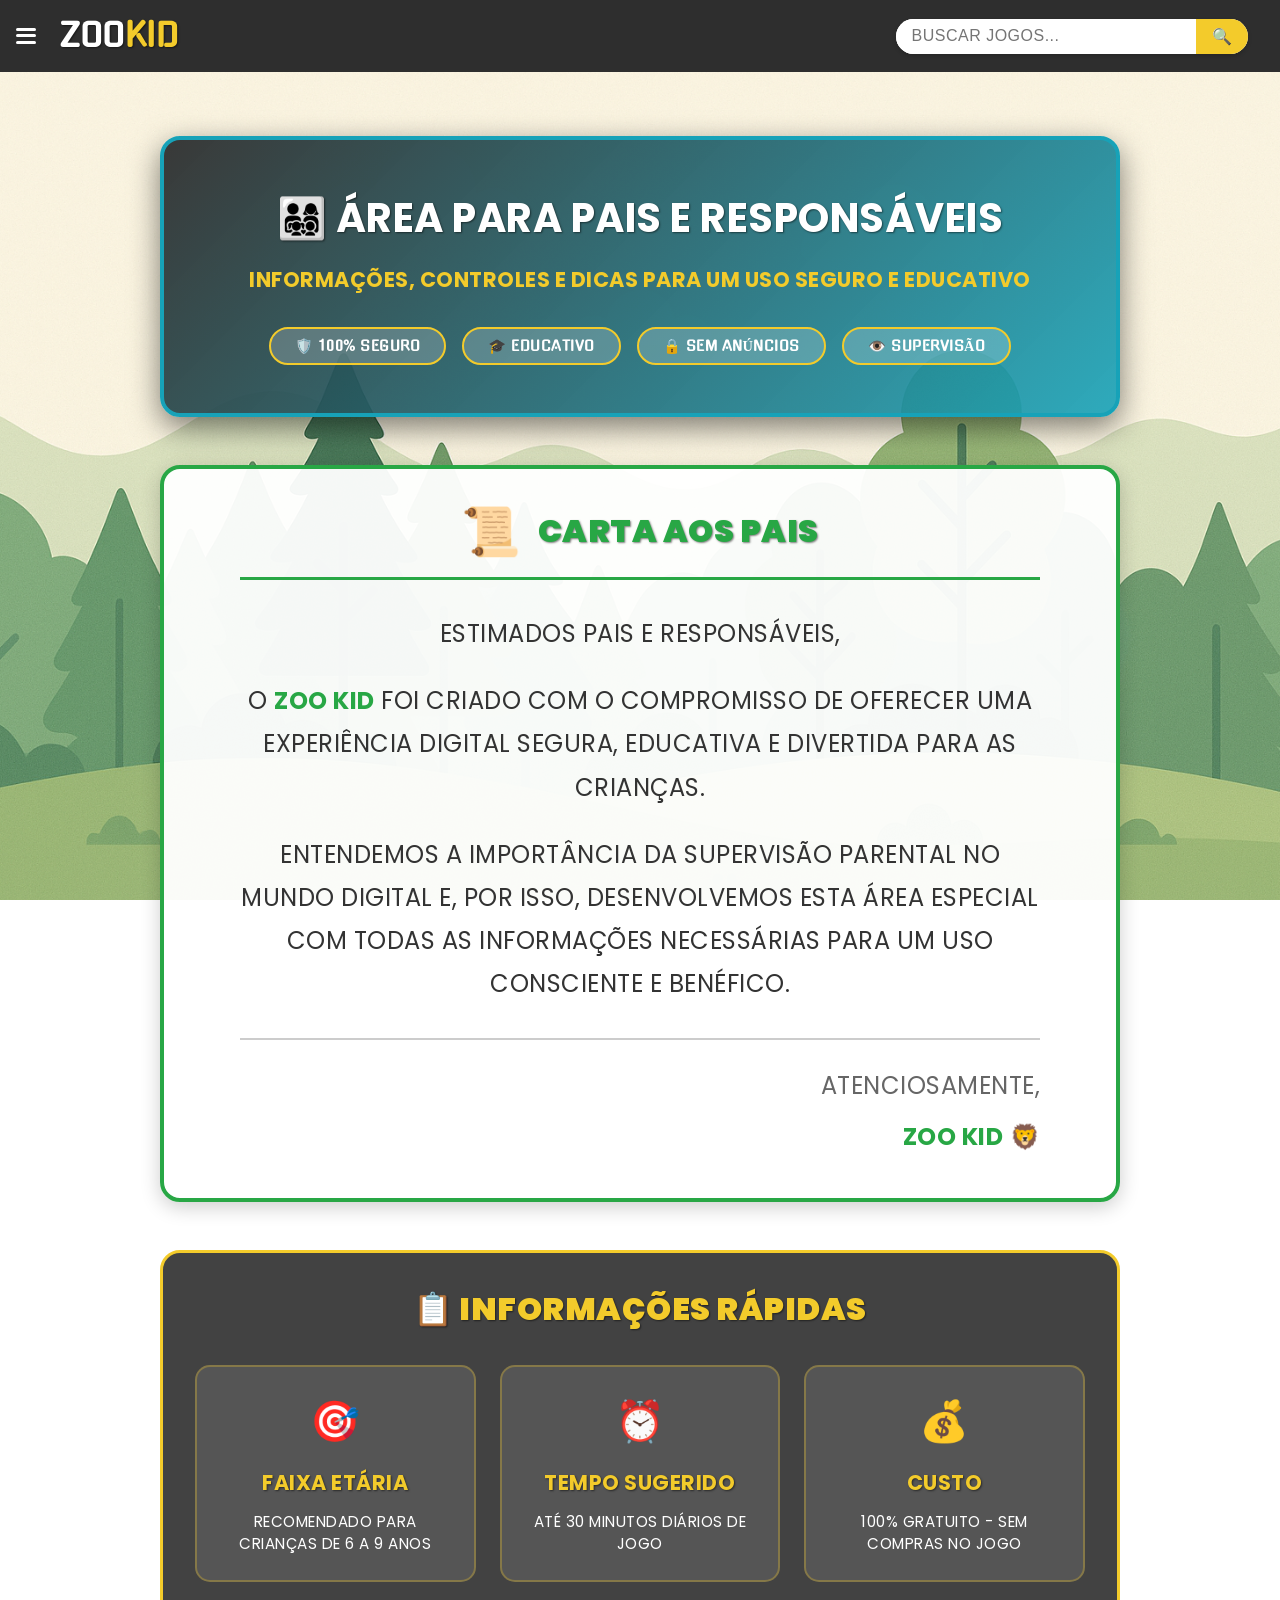
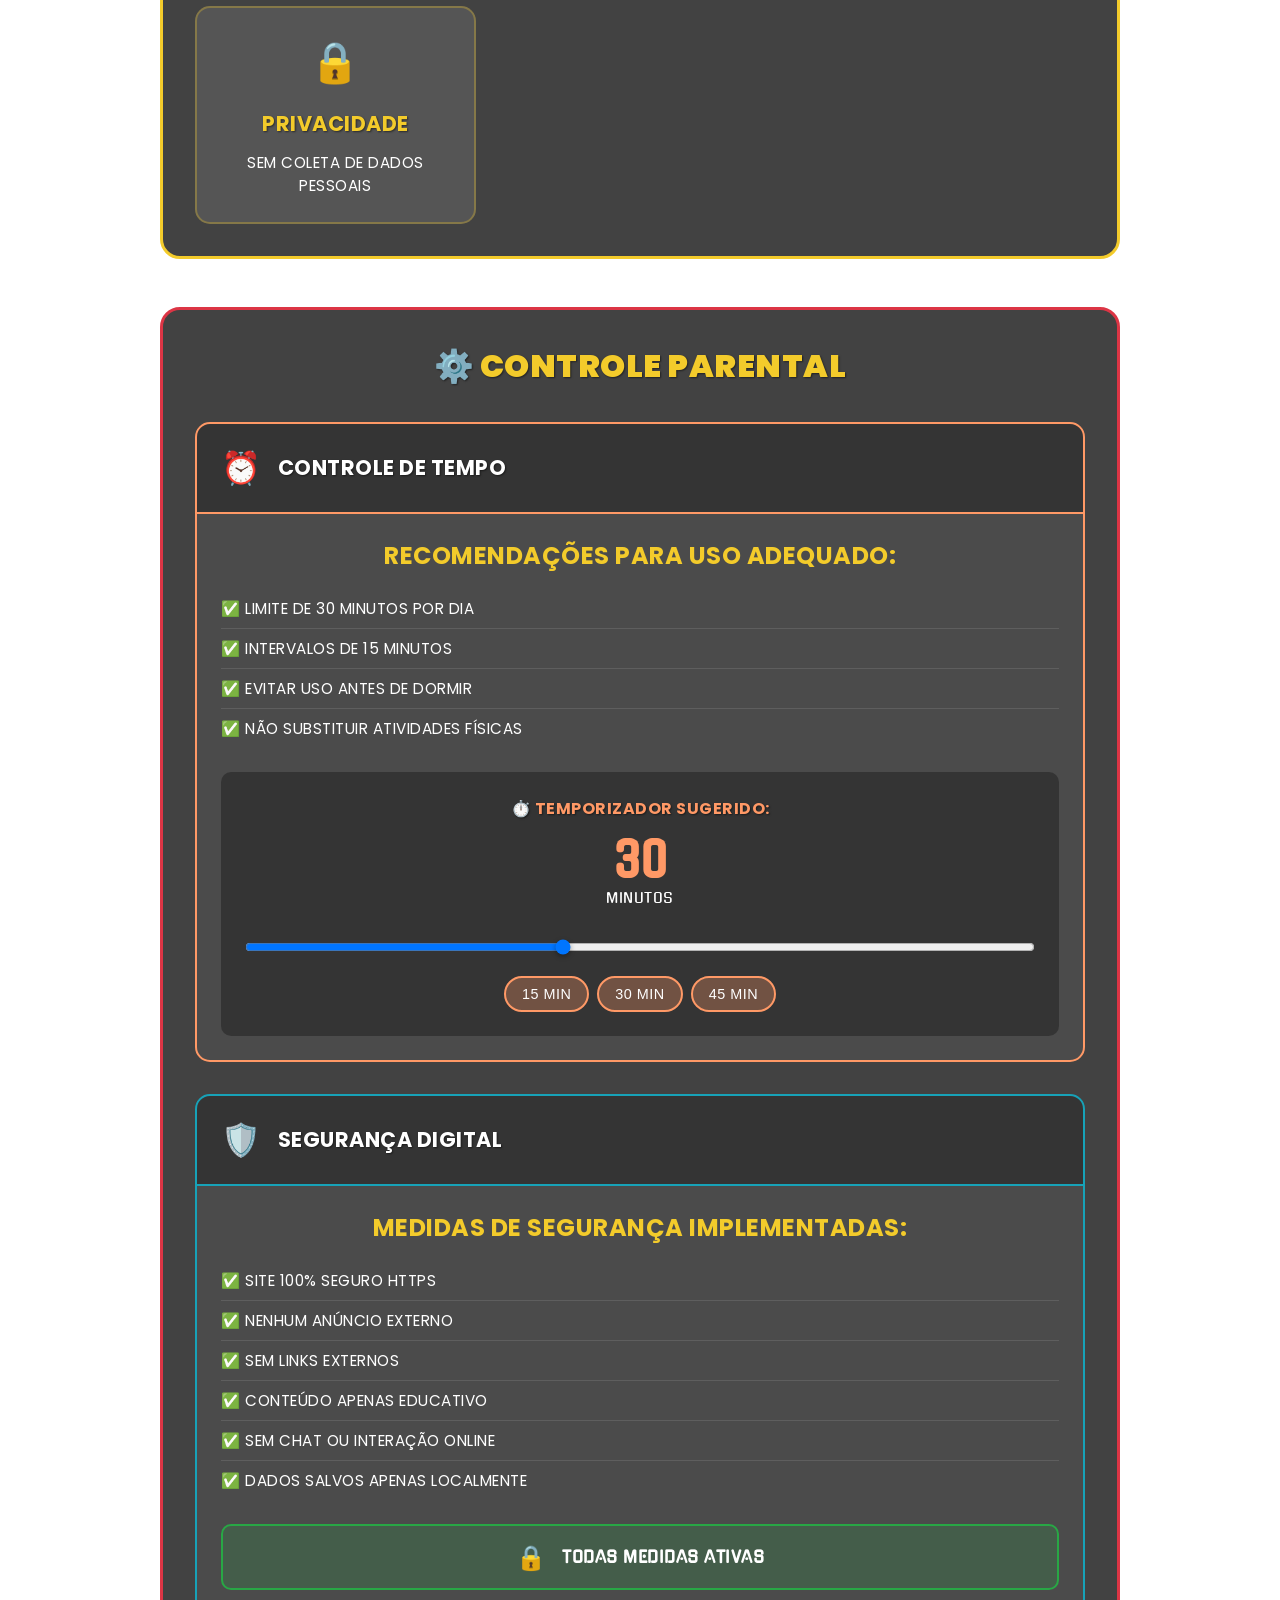
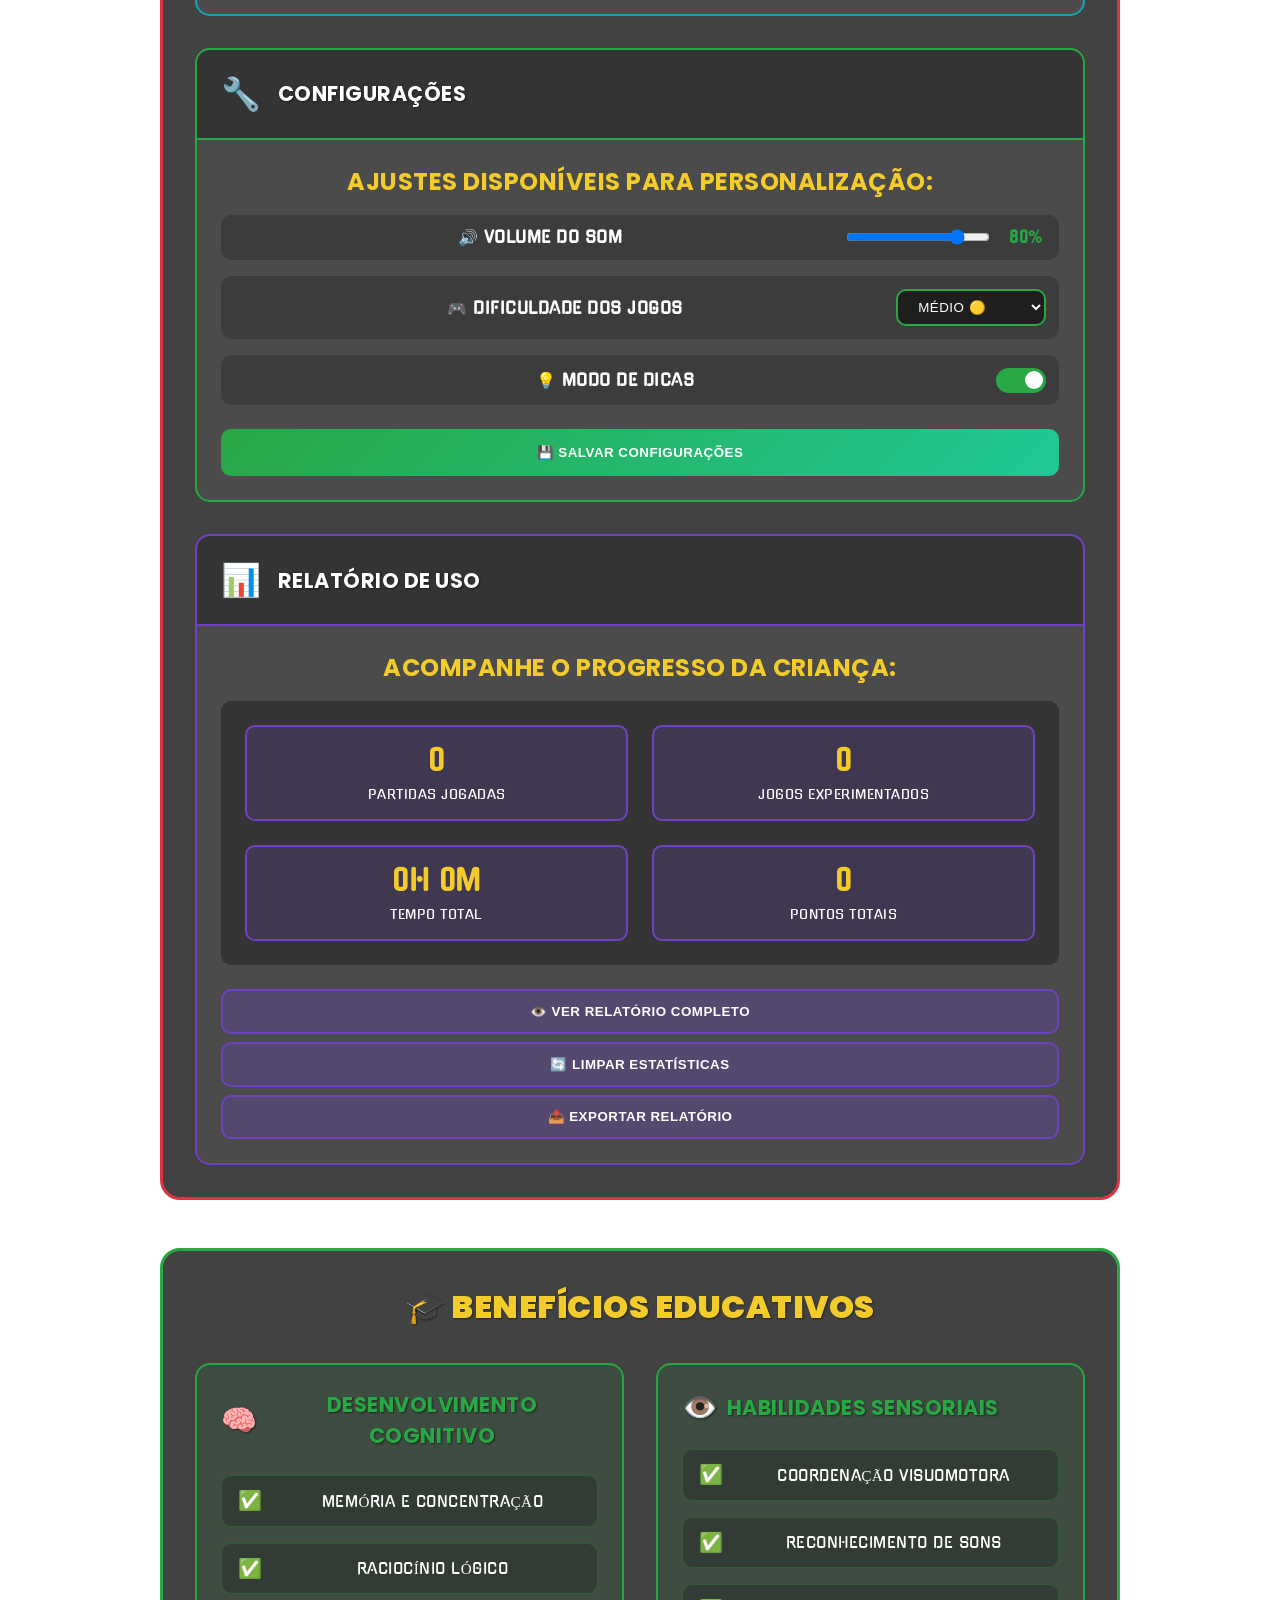
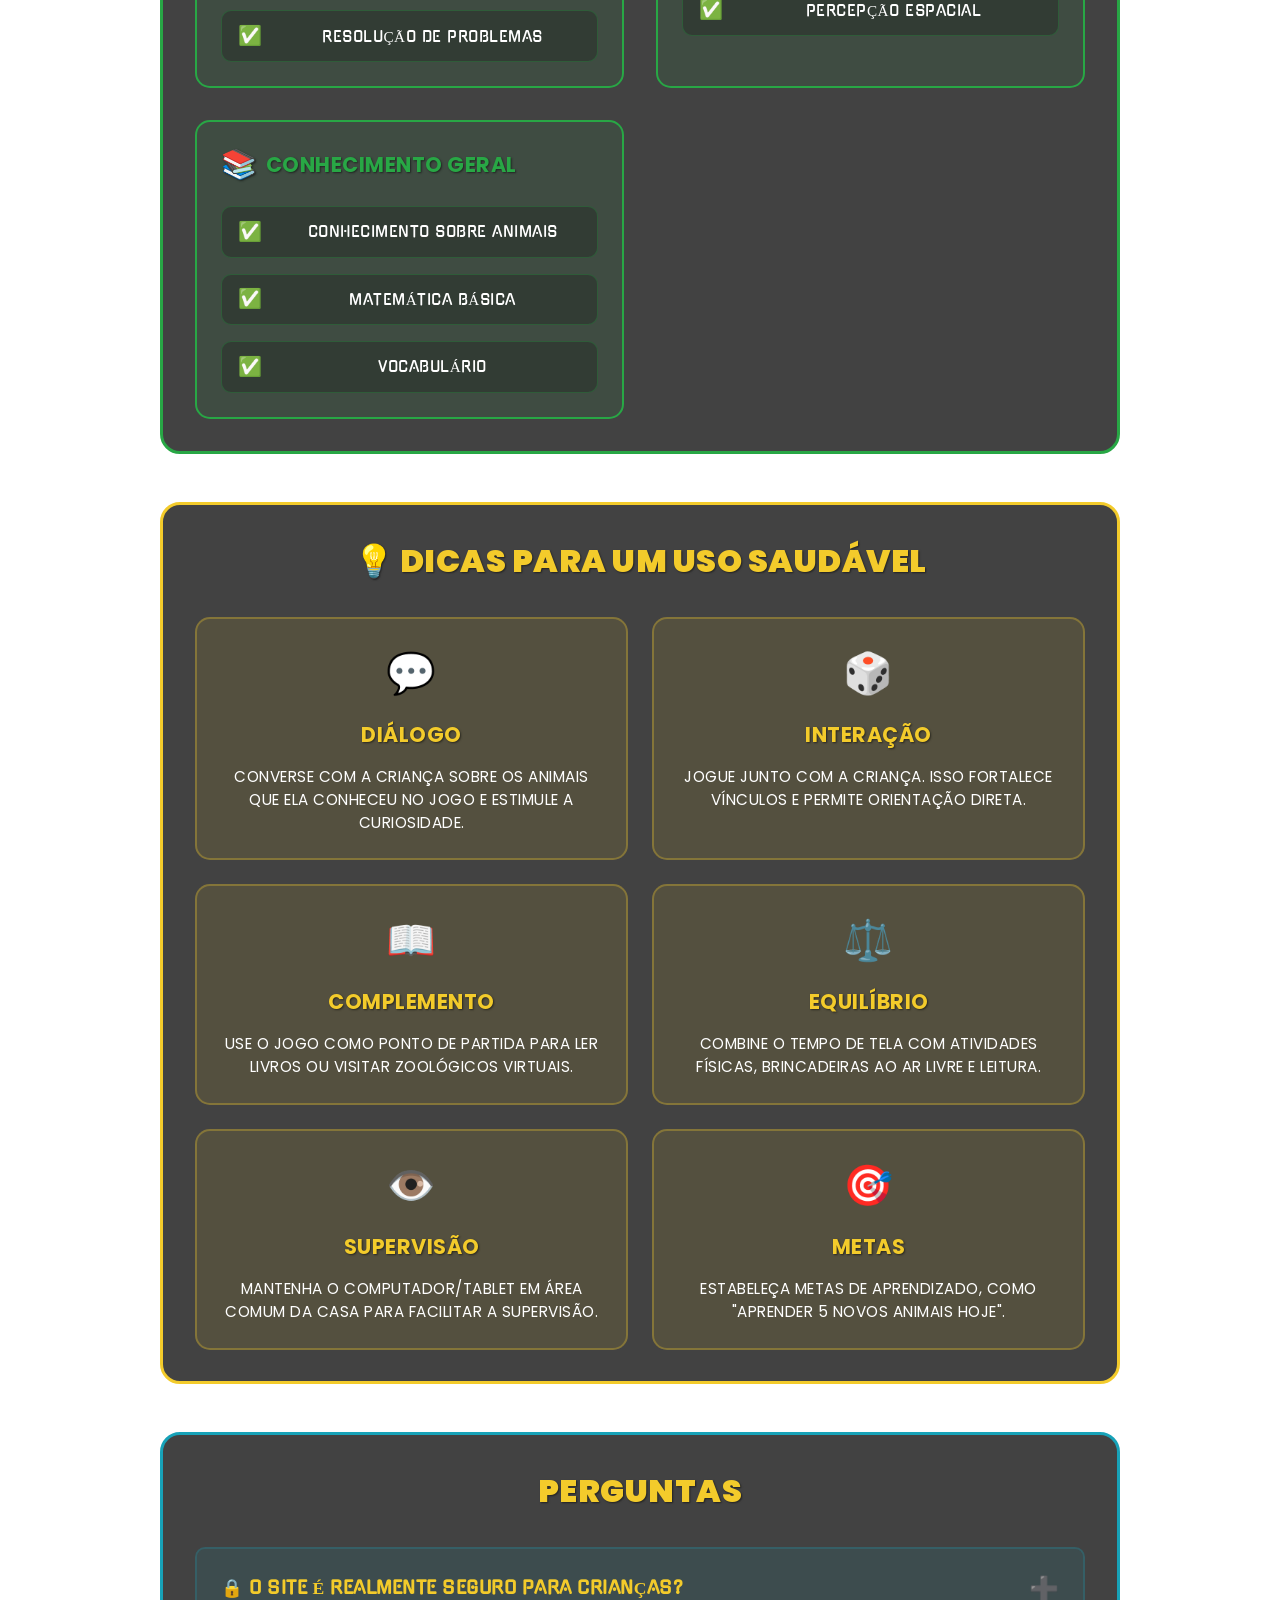
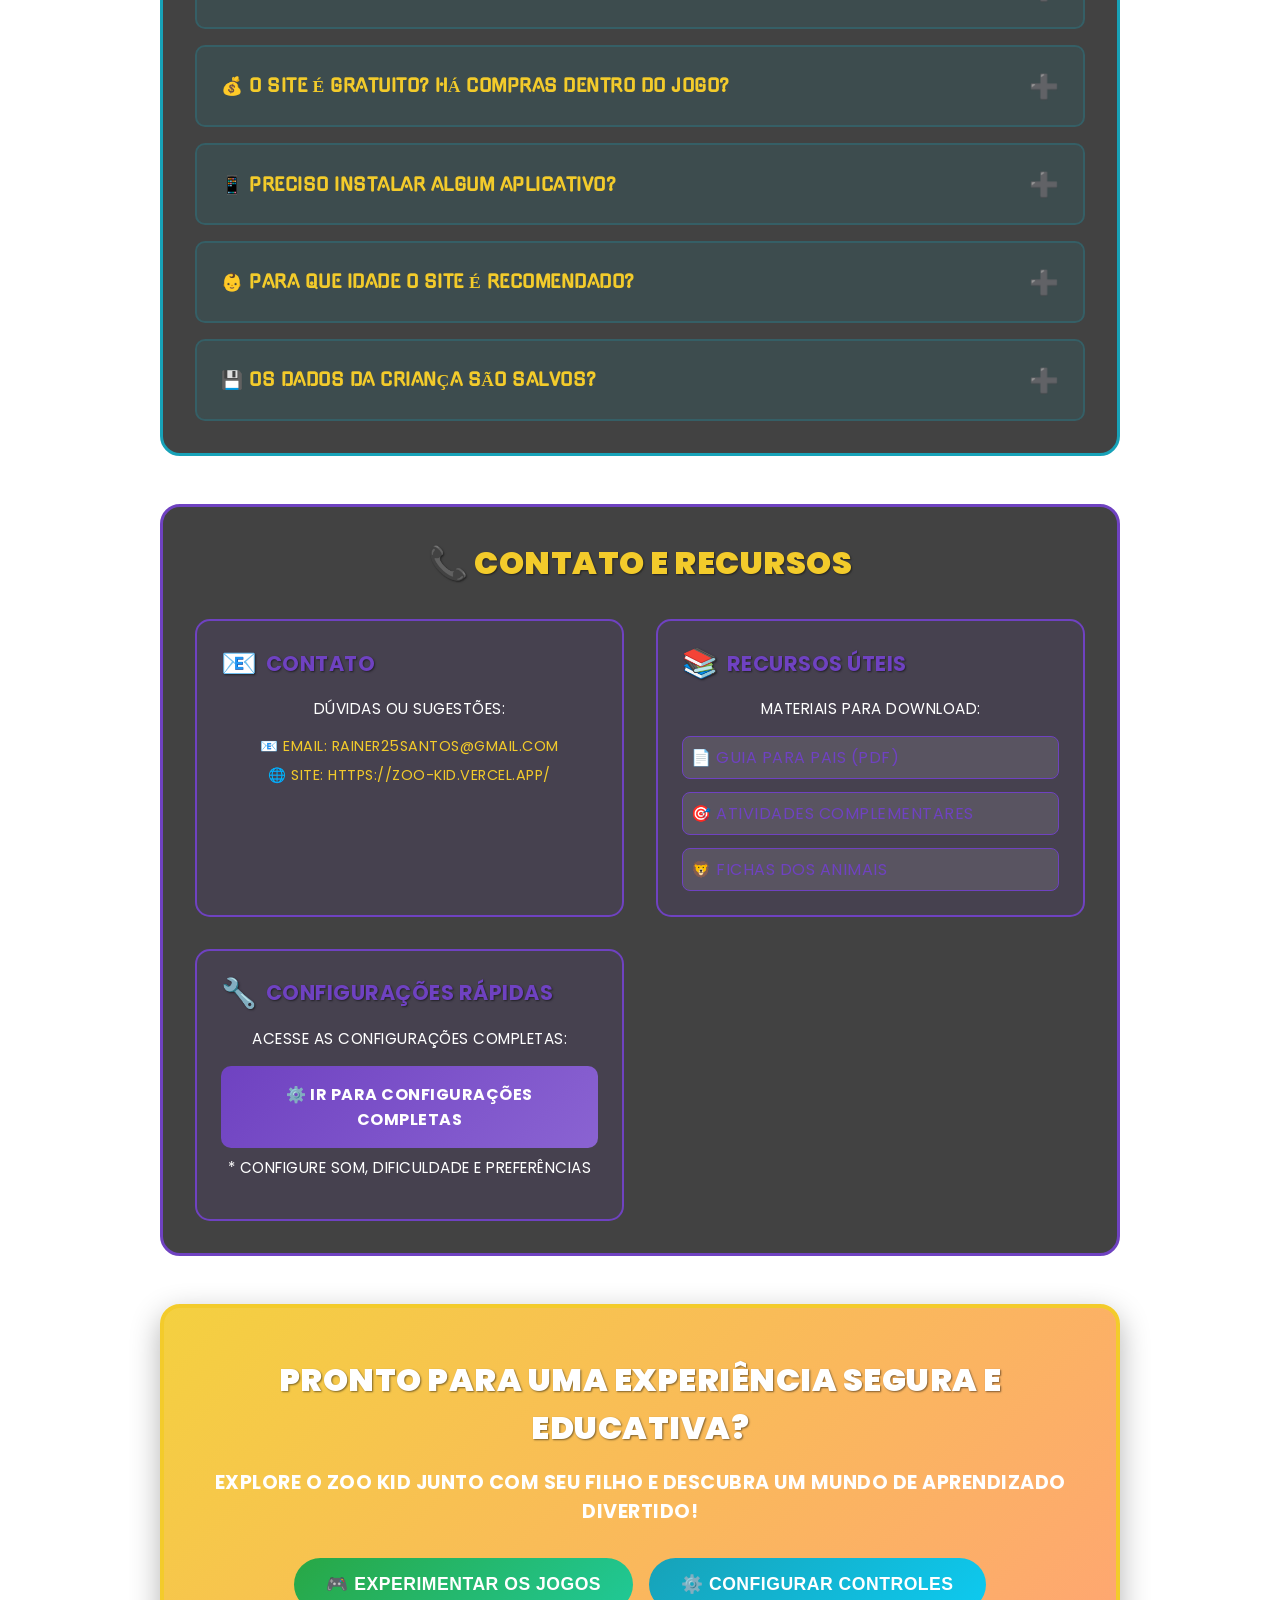
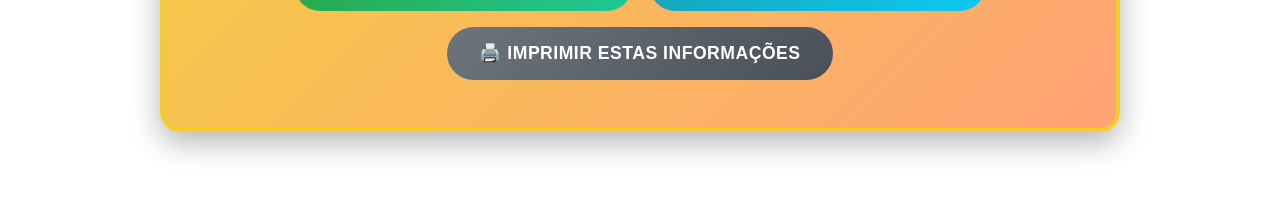
<file: pais.html>
<!DOCTYPE html>
<html lang="pt-BR">
<head>
    <meta charset="UTF-8">
    <meta name="viewport" content="width=device-width, initial-scale=1.0">
    <title>Para Pais - ZooKid</title>
    <link rel="stylesheet" href="home.css">
    <link rel="stylesheet" href="pais.css">
    <link rel="stylesheet" href="https://unpkg.com/aos@next/dist/aos.css" />
</head>
<body>
    <header data-aos="fade-down" data-aos-duration="1500">
        <div class="seila">
            <h1 class="title">ZOO<span>KID</span></h1>
            <button class="hamburger-btn" id="hamburger-btn">
                <span class="bar"></span>
                <span class="bar"></span>
                <span class="bar"></span>
            </button>
        </div>
        
        <div class="search-container">
            <form action="#" method="get">
                <input type="text" placeholder="BUSCAR JOGOS..." name="search" class="search-input">
                <button type="submit" class="search-button">&#128269;</button>
            </form>
        </div>
    </header>

    <!-- Menu Dropdown -->
    <div class="dropdown-menu" id="dropdown-menu">
        <button class="menu-close-btn" id="menu-close-btn">✕</button>
        <div class="menu-content">
            <div class="menu-user">
                <div class="user-avatar" id="user-avatar">🦁</div>
                <div class="user-info">
                    <h4 id="user-name">JOGADOR</h4>
                    <p>NÍVEL: EXPLORADOR</p>
                </div>
            </div>
            
            <div class="menu-category">NAVEGAÇÃO</div>
            <a href="index.html">🏠 INÍCIO</a>
            <a href="ranking.html">🏆 RANKING</a>
            <a href="configuracoes.html">⚙️ CONFIGURAÇÕES</a>
            <a href="sobre.html">ℹ️ SOBRE</a>
            <a href="pais.html" class="active">👨‍👩‍👧‍👦 PARA PAIS</a>
            
            <div class="menu-category">JOGOS</div>
            <a href="memory.html">🧠 MEMÓRIA ANIMAL</a>
            <a href="quiz.html">🔊 QUIZ DOS SONS</a>
            <a href="count.html">🧮 CONTAGEM</a>
            <a href="snake.html">🐍 COBRINHA</a>
            <a href="labirinto.html">🦁 LABIRINTO</a>
            <a href="pintura.html">🎨 PINTURA</a>
            <a href="quebra-cabeca.html">🧩 QUEBRA-CABEÇA</a>
            <a href="encontre.html">🔍 ENCONTRE O DIFERENTE</a>
            
            <div class="menu-category">CONTROLE PARENTAL</div>
            <a href="#seguranca">🛡️ SEGURANÇA</a>
            <a href="#tempo">⏰ CONTROLE DE TEMPO</a>
            <a href="#relatorio">📊 RELATÓRIO DE USO</a>
            
            <div style="padding: 2rem; text-align: center;">
                <a href="#" class="btn-cnt" style="display: block; margin-bottom: 1rem;">
                    📚 GUIA PARA PAIS
                </a>
                <a href="#" class="btn-cnt" style="background: #ff9966;">
                    🎓 DICAS EDUCATIVAS
                </a>
            </div>
        </div>
    </div>

    <main>
        <!-- HERO PARA PAIS -->
        <section class="hero-pais" data-aos="zoom-in" data-aos-duration="1500">
            <div class="hero-content">
                <h1 class="hero-title">👨‍👩‍👧‍👦 ÁREA PARA PAIS E RESPONSÁVEIS</h1>
                <p class="hero-subtitle">INFORMAÇÕES, CONTROLES E DICAS PARA UM USO SEGURO E EDUCATIVO</p>
                <div class="hero-badges">
                    <span class="badge">🛡️ 100% SEGURO</span>
                    <span class="badge">🎓 EDUCATIVO</span>
                    <span class="badge">🔒 SEM ANÚNCIOS</span>
                    <span class="badge">👁️ SUPERVISÃO</span>
                </div>
            </div>
        </section>

        <!-- CARTA DE BOAS-VINDAS -->
        <section class="carta-section" data-aos="fade-up" data-aos-delay="200">
            <div class="carta-container">
                <div class="carta-header">
                    <span class="carta-icon">📜</span>
                    <h2>CARTA AOS PAIS</h2>
                </div>
                <div class="carta-content">
                    <p>ESTIMADOS PAIS E RESPONSÁVEIS,</p>
                    <p>O <strong>ZOO KID</strong> FOI CRIADO COM O COMPROMISSO DE OFERECER UMA EXPERIÊNCIA DIGITAL SEGURA, EDUCATIVA E DIVERTIDA PARA AS CRIANÇAS.</p>
                    <p>ENTENDEMOS A IMPORTÂNCIA DA SUPERVISÃO PARENTAL NO MUNDO DIGITAL E, POR ISSO, DESENVOLVEMOS ESTA ÁREA ESPECIAL COM TODAS AS INFORMAÇÕES NECESSÁRIAS PARA UM USO CONSCIENTE E BENÉFICO.</p>
                    <div class="assinatura">
                        <p>ATENCIOSAMENTE,</p>
                        <p><strong>ZOO KID</strong> 🦁</p>
                    </div>
                </div>
            </div>
        </section>

        <!-- GRADE DE INFORMAÇÕES RÁPIDAS -->
        <section class="info-rapida" data-aos="fade-up" data-aos-delay="300">
            <h2 class="section-title">📋 INFORMAÇÕES RÁPIDAS</h2>
            <div class="info-grid">
                <div class="info-card" data-aos="zoom-in" data-aos-delay="400">
                    <div class="info-icon">🎯</div>
                    <h3>FAIXA ETÁRIA</h3>
                    <p>RECOMENDADO PARA CRIANÇAS DE 6 A 9 ANOS</p>
                </div>
                <div class="info-card" data-aos="zoom-in" data-aos-delay="500">
                    <div class="info-icon">⏰</div>
                    <h3>TEMPO SUGERIDO</h3>
                    <p>ATÉ 30 MINUTOS DIÁRIOS DE JOGO</p>
                </div>
                <div class="info-card" data-aos="zoom-in" data-aos-delay="600">
                    <div class="info-icon">💰</div>
                    <h3>CUSTO</h3>
                    <p>100% GRATUITO - SEM COMPRAS NO JOGO</p>
                </div>
                <div class="info-card" data-aos="zoom-in" data-aos-delay="700">
                    <div class="info-icon">🔒</div>
                    <h3>PRIVACIDADE</h3>
                    <p>SEM COLETA DE DADOS PESSOAIS</p>
                </div>
            </div>
        </section>

        <!-- CONTROLE PARENTAL -->
        <section class="controle-section" data-aos="fade-up" data-aos-delay="200">
            <h2 class="section-title">⚙️ CONTROLE PARENTAL</h2>
            <div class="controle-grid">
                
                <div class="controle-card" id="tempo" data-aos="fade-right" data-aos-delay="300">
                    <div class="controle-header">
                        <span class="controle-icon">⏰</span>
                        <h3>CONTROLE DE TEMPO</h3>
                    </div>
                    <div class="controle-body">
                        <p>RECOMENDAÇÕES PARA USO ADEQUADO:</p>
                        <ul class="controle-list">
                            <li>✅ LIMITE DE 30 MINUTOS POR DIA</li>
                            <li>✅ INTERVALOS DE 15 MINUTOS</li>
                            <li>✅ EVITAR USO ANTES DE DORMIR</li>
                            <li>✅ NÃO SUBSTITUIR ATIVIDADES FÍSICAS</li>
                        </ul>
                        <div class="controle-timer">
                            <h4>⏱️ TEMPORIZADOR SUGERIDO:</h4>
                            <div class="timer-display">
                                <span id="timer-minutes">30</span>
                                <span>MINUTOS</span>
                            </div>
                            <input type="range" id="time-slider" min="10" max="60" value="30" step="5" class="timer-slider">
                            <div class="timer-buttons">
                                <button class="timer-btn" data-time="15">15 MIN</button>
                                <button class="timer-btn" data-time="30">30 MIN</button>
                                <button class="timer-btn" data-time="45">45 MIN</button>
                            </div>
                        </div>
                    </div>
                </div>

                <div class="controle-card" id="seguranca" data-aos="fade-left" data-aos-delay="400">
                    <div class="controle-header">
                        <span class="controle-icon">🛡️</span>
                        <h3>SEGURANÇA DIGITAL</h3>
                    </div>
                    <div class="controle-body">
                        <p>MEDIDAS DE SEGURANÇA IMPLEMENTADAS:</p>
                        <ul class="seguranca-list">
                            <li>✅ SITE 100% SEGURO HTTPS</li>
                            <li>✅ NENHUM ANÚNCIO EXTERNO</li>
                            <li>✅ SEM LINKS EXTERNOS</li>
                            <li>✅ CONTEÚDO APENAS EDUCATIVO</li>
                            <li>✅ SEM CHAT OU INTERAÇÃO ONLINE</li>
                            <li>✅ DADOS SALVOS APENAS LOCALMENTE</li>
                        </ul>
                        <div class="seguranca-status">
                            <div class="status-item status-ok">
                                <span>🔒</span>
                                <span>TODAS MEDIDAS ATIVAS</span>
                            </div>
                        </div>
                    </div>
                </div>

                <div class="controle-card" id="configuracoes" data-aos="fade-right" data-aos-delay="500">
                    <div class="controle-header">
                        <span class="controle-icon">🔧</span>
                        <h3>CONFIGURAÇÕES</h3>
                    </div>
                    <div class="controle-body">
                        <p>AJUSTES DISPONÍVEIS PARA PERSONALIZAÇÃO:</p>
                        <div class="config-list">
                            <div class="config-item">
                                <span class="config-label">🔊 VOLUME DO SOM</span>
                                <div class="config-control">
                                    <input type="range" min="0" max="100" value="80" class="config-slider">
                                    <span class="config-value">80%</span>
                                </div>
                            </div>
                            <div class="config-item">
                                <span class="config-label">🎮 DIFICULDADE DOS JOGOS</span>
                                <select class="config-select">
                                    <option value="facil">FÁCIL 🟢</option>
                                    <option value="medio" selected>MÉDIO 🟡</option>
                                    <option value="dificil">DIFÍCIL 🔴</option>
                                </select>
                            </div>
                            <div class="config-item">
                                <span class="config-label">💡 MODO DE DICAS</span>
                                <div class="toggle-switch">
                                    <input type="checkbox" id="hints-toggle" checked>
                                    <label for="hints-toggle" class="toggle-slider"></label>
                                </div>
                            </div>
                        </div>
                        <button class="config-save-btn">💾 SALVAR CONFIGURAÇÕES</button>
                    </div>
                </div>

                <div class="controle-card" id="relatorio" data-aos="fade-left" data-aos-delay="600">
                    <div class="controle-header">
                        <span class="controle-icon">📊</span>
                        <h3>RELATÓRIO DE USO</h3>
                    </div>
                    <div class="controle-body">
                        <p>ACOMPANHE O PROGRESSO DA CRIANÇA:</p>
                        <div class="relatorio-stats" id="relatorio-stats">
                            <!-- Estatísticas serão carregadas via JavaScript -->
                            <div class="loading">📈 CARREGANDO ESTATÍSTICAS...</div>
                        </div>
                        <div class="relatorio-actions">
                            <button class="relatorio-btn" id="view-report">👁️ VER RELATÓRIO COMPLETO</button>
                            <button class="relatorio-btn" id="reset-stats">🔄 LIMPAR ESTATÍSTICAS</button>
                            <button class="relatorio-btn" id="export-report">📤 EXPORTAR RELATÓRIO</button>
                        </div>
                    </div>
                </div>

            </div>
        </section>

        <!-- BENEFÍCIOS EDUCATIVOS -->
        <section class="beneficios-section" data-aos="fade-up" data-aos-delay="200">
            <h2 class="section-title">🎓 BENEFÍCIOS EDUCATIVOS</h2>
            <div class="beneficios-container">
                
                <div class="beneficio-category" data-aos="zoom-in" data-aos-delay="300">
                    <h3><span class="category-icon">🧠</span> DESENVOLVIMENTO COGNITIVO</h3>
                    <div class="beneficios-list">
                        <div class="beneficio-item">
                            <span class="check">✅</span>
                            <span class="beneficio-text">MEMÓRIA E CONCENTRAÇÃO</span>
                          
                        </div>
                        <div class="beneficio-item">
                            <span class="check">✅</span>
                            <span class="beneficio-text">RACIOCÍNIO LÓGICO</span>
                        
                        </div>
                        <div class="beneficio-item">
                            <span class="check">✅</span>
                            <span class="beneficio-text">RESOLUÇÃO DE PROBLEMAS</span>
                           
                        </div>
                    </div>
                </div>

                <div class="beneficio-category" data-aos="zoom-in" data-aos-delay="400">
                    <h3><span class="category-icon">👁️</span> HABILIDADES SENSORIAIS</h3>
                    <div class="beneficios-list">
                        <div class="beneficio-item">
                            <span class="check">✅</span>
                            <span class="beneficio-text">COORDENAÇÃO VISUOMOTORA</span>
                           
                        </div>
                        <div class="beneficio-item">
                            <span class="check">✅</span>
                            <span class="beneficio-text">RECONHECIMENTO DE SONS</span>
                     
                        </div>
                        <div class="beneficio-item">
                            <span class="check">✅</span>
                            <span class="beneficio-text">PERCEPÇÃO ESPACIAL</span>
                        
                        </div>
                    </div>
                </div>

                <div class="beneficio-category" data-aos="zoom-in" data-aos-delay="500">
                    <h3><span class="category-icon">📚</span> CONHECIMENTO GERAL</h3>
                    <div class="beneficios-list">
                        <div class="beneficio-item">
                            <span class="check">✅</span>
                            <span class="beneficio-text">CONHECIMENTO SOBRE ANIMAIS</span>
                           
                        </div>
                        <div class="beneficio-item">
                            <span class="check">✅</span>
                            <span class="beneficio-text">MATEMÁTICA BÁSICA</span>
                         
                        </div>
                        <div class="beneficio-item">
                            <span class="check">✅</span>
                            <span class="beneficio-text">VOCABULÁRIO</span>
                           
                        </div>
                    </div>
                </div>

            </div>
        </section>

        <!-- DICAS PARA PAIS -->
        <section class="dicas-section" data-aos="fade-up" data-aos-delay="200">
            <h2 class="section-title">💡 DICAS PARA UM USO SAUDÁVEL</h2>
            <div class="dicas-grid">
                
                <div class="dica-card" data-aos="flip-left" data-aos-delay="300">
                    <div class="dica-icon">💬</div>
                    <h3>DIÁLOGO</h3>
                    <p>CONVERSE COM A CRIANÇA SOBRE OS ANIMAIS QUE ELA CONHECEU NO JOGO E ESTIMULE A CURIOSIDADE.</p>
                </div>

                <div class="dica-card" data-aos="flip-left" data-aos-delay="400">
                    <div class="dica-icon">🎲</div>
                    <h3>INTERAÇÃO</h3>
                    <p>JOGUE JUNTO COM A CRIANÇA. ISSO FORTALECE VÍNCULOS E PERMITE ORIENTAÇÃO DIRETA.</p>
                </div>

                <div class="dica-card" data-aos="flip-left" data-aos-delay="500">
                    <div class="dica-icon">📖</div>
                    <h3>COMPLEMENTO</h3>
                    <p>USE O JOGO COMO PONTO DE PARTIDA PARA LER LIVROS OU VISITAR ZOOLÓGICOS VIRTUAIS.</p>
                </div>

                <div class="dica-card" data-aos="flip-left" data-aos-delay="600">
                    <div class="dica-icon">⚖️</div>
                    <h3>EQUILÍBRIO</h3>
                    <p>COMBINE O TEMPO DE TELA COM ATIVIDADES FÍSICAS, BRINCADEIRAS AO AR LIVRE E LEITURA.</p>
                </div>

                <div class="dica-card" data-aos="flip-left" data-aos-delay="700">
                    <div class="dica-icon">👁️</div>
                    <h3>SUPERVISÃO</h3>
                    <p>MANTENHA O COMPUTADOR/TABLET EM ÁREA COMUM DA CASA PARA FACILITAR A SUPERVISÃO.</p>
                </div>

                <div class="dica-card" data-aos="flip-left" data-aos-delay="800">
                    <div class="dica-icon">🎯</div>
                    <h3>METAS</h3>
                    <p>ESTABELEÇA METAS DE APRENDIZADO, COMO "APRENDER 5 NOVOS ANIMAIS HOJE".</p>
                </div>

            </div>
        </section>

        <!-- PERGUNTAS FREQUENTES -->
        <section class="faq-section" data-aos="fade-up" data-aos-delay="200">
            <h2 class="section-title">PERGUNTAS</h2>
            <div class="faq-container">
                
                <div class="faq-item" data-aos="fade-up" data-aos-delay="300">
                    <button class="faq-question">
                        <span>🔒 O SITE É REALMENTE SEGURO PARA CRIANÇAS?</span>
                        <span class="faq-icon">➕</span>
                    </button>
                    <div class="faq-answer">
                        <p>SIM! O ZOO KID FOI DESENVOLVIDO ESPECIALMENTE PARA CRIANÇAS:</p>
                        <ul>
                            <li>✅ SEM ANÚNCIOS EXTERNOS</li>
                            <li>✅ SEM LINKS PARA SITES EXTERNOS</li>
                            <li>✅ SEM COLETA DE DADOS PESSOAIS</li>
                            <li>✅ SEM INTERAÇÃO ONLINE COM ESTRANHOS</li>
                            <li>✅ CONTEÚDO 100% EDUCATIVO E APROPRIADO</li>
                        </ul>
                    </div>
                </div>

                <div class="faq-item" data-aos="fade-up" data-aos-delay="400">
                    <button class="faq-question">
                        <span>💰 O SITE É GRATUITO? HÁ COMPRAS DENTRO DO JOGO?</span>
                        <span class="faq-icon">➕</span>
                    </button>
                    <div class="faq-answer">
                        <p>O ZOO KID É COMPLETAMENTE GRATUITO E SEM QUALQUER TIPO DE COMPRA NO JOGO:</p>
                        <ul>
                            <li>✅ TODOS OS JOGOS SÃO GRATUITOS</li>
                            <li>✅ NÃO HÁ MICROTRANSAÇÕES</li>
                            <li>✅ NÃO HÁ ASSINATURAS</li>
                            <li>✅ SEM ANÚNCIOS INTERSTICIAIS</li>
                            <li>✅ PROJETO EDUCACIONAL SEM FINS LUCRATIVOS</li>
                        </ul>
                    </div>
                </div>

                <div class="faq-item" data-aos="fade-up" data-aos-delay="500">
                    <button class="faq-question">
                        <span>📱 PRECISO INSTALAR ALGUM APLICATIVO?</span>
                        <span class="faq-icon">➕</span>
                    </button>
                    <div class="faq-answer">
                        <p>NÃO! O ZOO KID FUNCIONA DIRETAMENTE NO NAVEGADOR:</p>
                        <ul>
                            <li>✅ NÃO REQUER INSTALAÇÃO</li>
                            <li>✅ FUNCIONA EM QUALQUER DISPOSITIVO COM NAVEGADOR</li>
                            <li>✅ NÃO OCUPA ESPAÇO NO DISPOSITIVO</li>
                            <li>✅ ATUALIZAÇÕES AUTOMÁTICAS</li>
                            <li>✅ FUNCIONA OFFLINE APÓS PRIMEIRO ACESSO</li>
                        </ul>
                    </div>
                </div>

                <div class="faq-item" data-aos="fade-up" data-aos-delay="600">
                    <button class="faq-question">
                        <span>👶 PARA QUE IDADE O SITE É RECOMENDADO?</span>
                        <span class="faq-icon">➕</span>
                    </button>
                    <div class="faq-answer">
                        <p>O ZOO KID FOI DESENVOLVIDO ESPECIALMENTE PARA CRIANÇAS DE 6 A 9 ANOS:</p>
                        <ul>
                            <li>✅ INTERFACE SIMPLES E INTUITIVA</li>
                            <li>✅ CONTEÚDO ADEQUADO PARA A FAIXA ETÁRIA</li>
                            <li>✅ DIFICULDADE PROGRESSIVA</li>
                            <li>✅ SUPORTE A LEITORES INICIANTES</li>
                            <li>✅ CRIANÇAS MAIS NOVAS PODEM USAR COM SUPERVISÃO</li>
                        </ul>
                    </div>
                </div>

                <div class="faq-item" data-aos="fade-up" data-aos-delay="700">
                    <button class="faq-question">
                        <span>💾 OS DADOS DA CRIANÇA SÃO SALVOS?</span>
                        <span class="faq-icon">➕</span>
                    </button>
                    <div class="faq-answer">
                        <p>OS DADOS SÃO SALVOS APENAS LOCALMENTE NO DISPOSITIVO:</p>
                        <ul>
                            <li>✅ NENHUM DADO É ENVIADO PARA SERVIDORES</li>
                            <li>✅ INFORMAÇÕES FICAM APENAS NO SEU DISPOSITIVO</li>
                            <li>✅ PODE SER EXCLUÍDO A QUALQUER MOMENTO</li>
                            <li>✅ SEM CRIÇÃO DE CONTA OU CADASTRO</li>
                            <li>✅ TOTALMENTE ANÔNIMO</li>
                        </ul>
                    </div>
                </div>

            </div>
        </section>

        <!-- CONTATO E RECURSOS -->
        <section class="contato-section" data-aos="fade-up" data-aos-delay="200">
            <h2 class="section-title">📞 CONTATO E RECURSOS</h2>
            <div class="contato-container">
                
                <div class="contato-card" data-aos="zoom-in" data-aos-delay="300">
                    <h3><span class="contato-icon">📧</span> CONTATO</h3>
                    <p>DÚVIDAS OU SUGESTÕES:</p>
                    <div class="contato-info">
                        <p>📧 EMAIL: rainer25santos@gmail.com</p>
                        <p>🌐 SITE: https://zoo-kid.vercel.app/</p>
                    </div>
                </div>

                <div class="contato-card" data-aos="zoom-in" data-aos-delay="400">
                    <h3><span class="contato-icon">📚</span> RECURSOS ÚTEIS</h3>
                    <p>MATERIAIS PARA DOWNLOAD:</p>
                    <div class="recursos-links">
                        <a href="#" class="recurso-link">📄 GUIA PARA PAIS (PDF)</a>
                        <a href="#" class="recurso-link">🎯 ATIVIDADES COMPLEMENTARES</a>
                        <a href="#" class="recurso-link">🦁 FICHAS DOS ANIMAIS</a>
                    </div>
                </div>

                <div class="contato-card" data-aos="zoom-in" data-aos-delay="500">
                    <h3><span class="contato-icon">🔧</span> CONFIGURAÇÕES RÁPIDAS</h3>
                    <p>ACESSE AS CONFIGURAÇÕES COMPLETAS:</p>
                    <a href="configuracoes.html" class="config-link">⚙️ IR PARA CONFIGURAÇÕES COMPLETAS</a>
                    <p class="config-note">* CONFIGURE SOM, DIFICULDADE E PREFERÊNCIAS</p>
                </div>

            </div>
        </section>

        <!-- CALL TO ACTION -->
        <section class="cta-section" data-aos="zoom-in" data-aos-delay="200">
            <div class="cta-content">
                <h2>PRONTO PARA UMA EXPERIÊNCIA SEGURA E EDUCATIVA?</h2>
                <p>EXPLORE O ZOO KID JUNTO COM SEU FILHO E DESCUBRA UM MUNDO DE APRENDIZADO DIVERTIDO!</p>
                <div class="cta-buttons">
                    <button onclick="window.location.href='index.html'" class="cta-btn primary">
                        🎮 EXPERIMENTAR OS JOGOS
                    </button>
                    <button onclick="window.location.href='configuracoes.html'" class="cta-btn secondary">
                        ⚙️ CONFIGURAR CONTROLES
                    </button>
                    <button onclick="window.print()" class="cta-btn tertiary">
                        🖨️ IMPRIMIR ESTAS INFORMAÇÕES
                    </button>
                </div>
            </div>
        </section>

    </main>

    <script src="menu.js"></script>
    <script src="pais.js"></script>
    <script src="https://unpkg.com/aos@next/dist/aos.js"></script>
    <script>
        AOS.init({
            duration: 1000,
            once: true,
            offset: 100
        });
        
        // Carrega configurações do usuário
        document.addEventListener('DOMContentLoaded', function() {
            const savedConfig = localStorage.getItem('zookid_config');
            if (savedConfig) {
                try {
                    const config = JSON.parse(savedConfig);
                    const userAvatar = document.getElementById('user-avatar');
                    const userName = document.getElementById('user-name');
                    
                    if (userAvatar) userAvatar.textContent = config.profile.avatar || '🦁';
                    if (userName) userName.textContent = config.profile.name || 'JOGADOR';
                } catch (e) {
                    console.log('Usando configurações padrão');
                }
            }
        });
    </script>
</body>
</html>
</file>
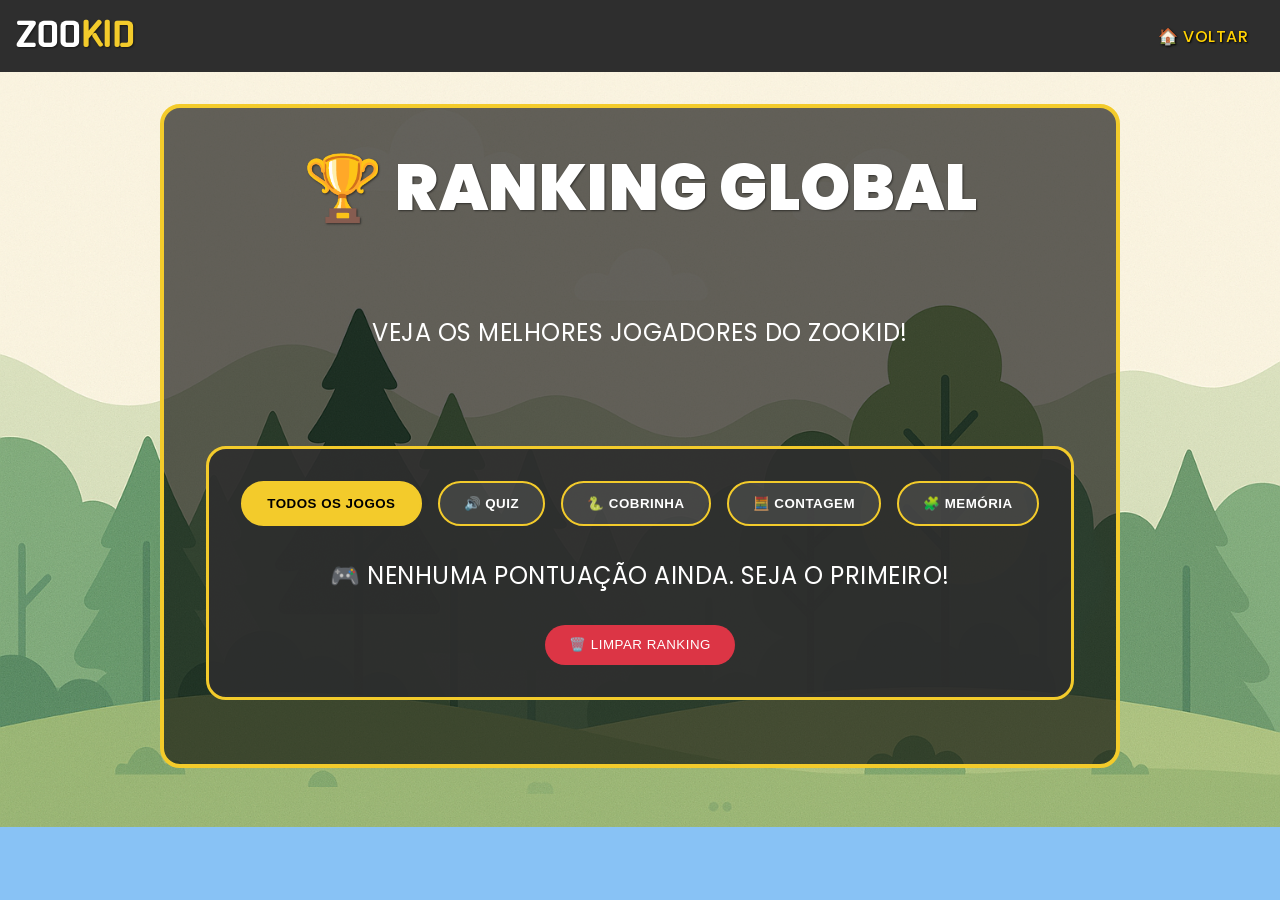
<file: ranking.html>
<!DOCTYPE html>
<html lang="pt-BR">
<head>
    <meta charset="UTF-8">
    <meta name="viewport" content="width=device-width, initial-scale=1.0">
    <title>Ranking - ZooKid</title>
    <link rel="stylesheet" href="home.css">
    <style>
        .ranking-container {
            max-width: 900px;
            margin: 2rem auto;
            padding: 2rem;
            background: rgba(46, 46, 46, 0.9);
            border-radius: 20px;
            border: 3px solid #f3cb2b;
        }
        
        .ranking-filters {
            display: flex;
            gap: 1rem;
            margin-bottom: 2rem;
            flex-wrap: wrap;
            justify-content: center;
        }
        
        .filter-btn {
            padding: 0.8rem 1.5rem;
            background: rgba(255, 255, 255, 0.1);
            color: white;
            border: 2px solid #f3cb2b;
            border-radius: 30px;
            cursor: pointer;
            font-weight: bold;
            transition: all 0.3s ease;
        }
        
        .filter-btn.active {
            background: #f3cb2b;
            color: #000;
        }
        
        .ranking-table {
            background: rgba(255, 255, 255, 0.05);
            border-radius: 15px;
            overflow: hidden;
            margin-top: 1rem;
        }
        
        .ranking-header {
            display: grid;
            grid-template-columns: 1fr 2fr 2fr 1fr 1fr;
            background: rgba(243, 203, 43, 0.2);
            padding: 1rem;
            font-weight: bold;
            color: #f3cb2b;
        }
        
        .ranking-row {
            display: grid;
            grid-template-columns: 1fr 2fr 2fr 1fr 1fr;
            padding: 1rem;
            border-bottom: 1px solid rgba(255, 255, 255, 0.1);
            color: white;
        }
        
        .ranking-row.top-three {
            background: rgba(243, 203, 43, 0.1);
        }
        
        .ranking-row:nth-child(even) {
            background: rgba(255, 255, 255, 0.02);
        }
        
        @media (max-width: 768px) {
            .ranking-header, .ranking-row {
                grid-template-columns: 1fr 2fr 1fr;
                font-size: 0.9rem;
            }
            
            .ranking-header div:nth-child(4),
            .ranking-header div:nth-child(5),
            .ranking-row div:nth-child(4),
            .ranking-row div:nth-child(5) {
                display: none;
            }
        }
    </style>
</head>
<body>
    <header>
        <h1 class="title">ZOO<span>KID</span></h1>
        <nav>
            <a href="index.html">🏠 Voltar</a>
        </nav>
    </header>
    
    <main>
        <section class="banner">
            <h2>🏆 RANKING GLOBAL</h2>
            <p>Veja os melhores jogadores do ZooKid!</p>
            
            <div class="ranking-container">
                <div class="ranking-filters">
                    <button class="filter-btn active" onclick="showAllRankings()">TODOS OS JOGOS</button>
                    <button class="filter-btn" onclick="showGameRanking('Quiz dos Sons')">🔊 QUIZ</button>
                    <button class="filter-btn" onclick="showGameRanking('Cobrinha')">🐍 COBRINHA</button>
                    <button class="filter-btn" onclick="showGameRanking('Contagem Animal')">🧮 CONTAGEM</button>
                    <button class="filter-btn" onclick="showGameRanking('Memória Animal')">🧩 MEMÓRIA</button>
                </div>
                
                <div id="ranking-display">
                    <!-- Ranking será carregado aqui -->
                </div>
                
                <div style="text-align: center; margin-top: 2rem;">
                    <button onclick="clearRanking()" style="background: #dc3545; color: white; border: none; padding: 0.8rem 1.5rem; border-radius: 20px; cursor: pointer;">
                        🗑️ Limpar Ranking
                    </button>
                </div>
            </div>
        </section>
    </main>
    
    <script src="ranking.js"></script>
    <script>
        function showAllRankings() {
            document.querySelectorAll('.filter-btn').forEach(btn => btn.classList.remove('active'));
            event.target.classList.add('active');
            displayRanking('ranking-display');
        }
        
        function showGameRanking(gameName) {
            document.querySelectorAll('.filter-btn').forEach(btn => btn.classList.remove('active'));
            event.target.classList.add('active');
            displayRanking('ranking-display', gameName);
        }
        
        function clearRanking() {
            if (confirm('Tem certeza que deseja limpar todo o ranking?')) {
                localStorage.removeItem('zookid_ranking');
                displayRanking('ranking-display');
                alert('Ranking limpo com sucesso!');
            }
        }
        
        // Carrega o ranking geral ao abrir a página
        document.addEventListener('DOMContentLoaded', () => {
            displayRanking('ranking-display');
        });
    </script>
</body>
</html>
</file>
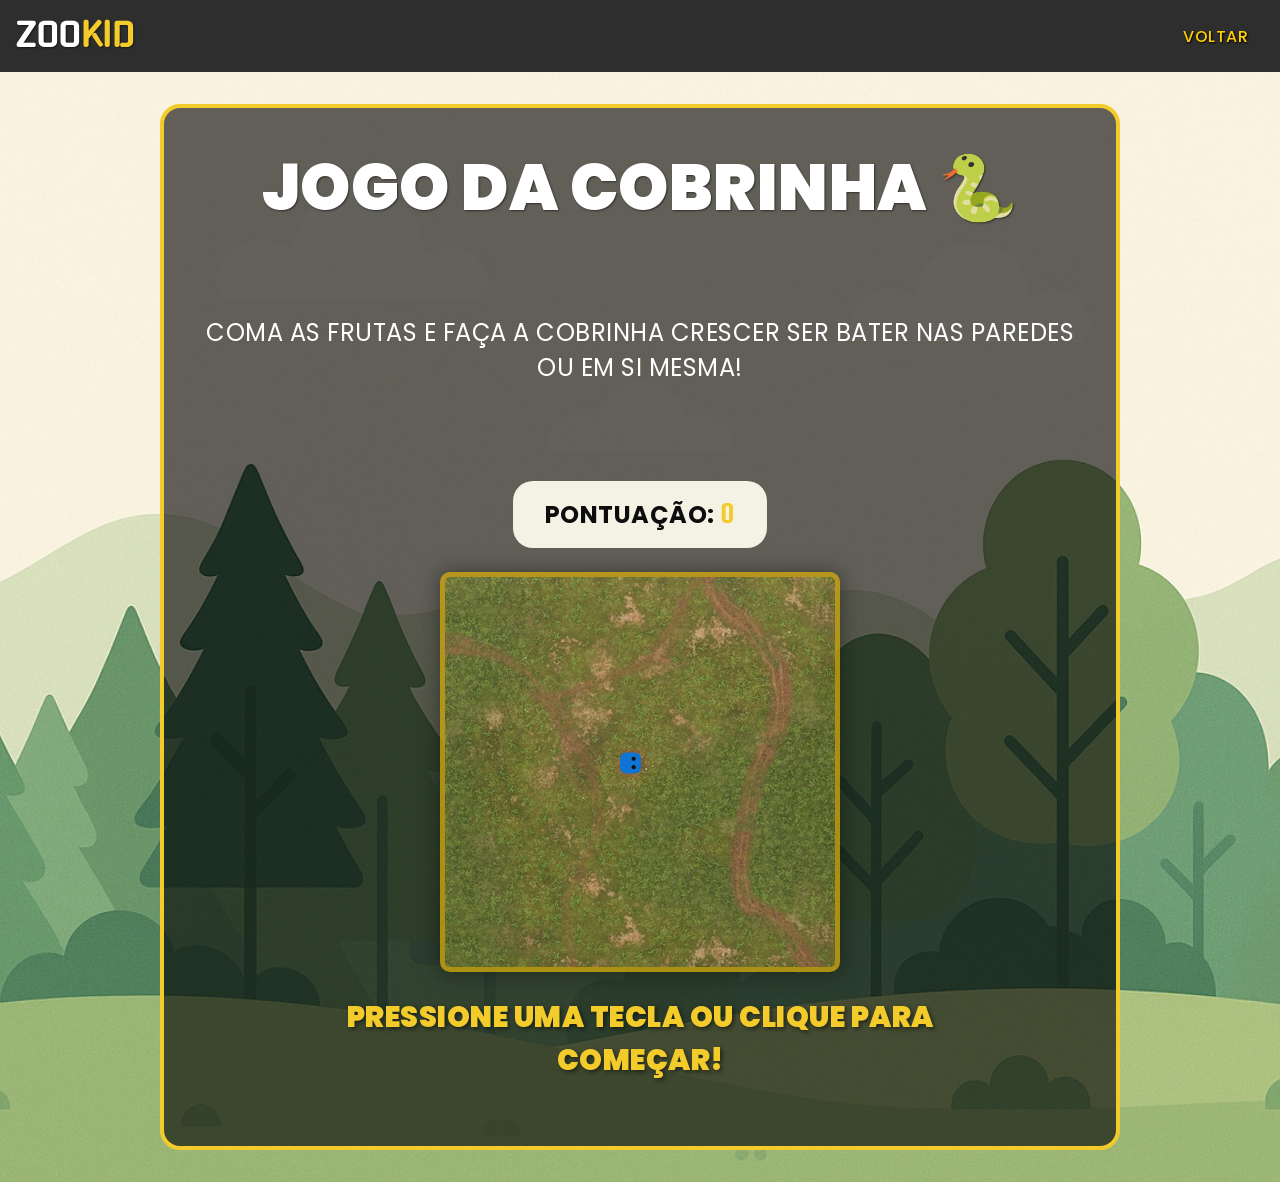
<file: snake.html>
<!DOCTYPE html>
<html lang="pt-Br">
<head>
    <meta charset="UTF-8">
    <meta name="viewport" content="width=device-width, initial-scale=1.0">
    <title>ZooKid - Jogo da Cobrinha</title>
    <link rel="stylesheet" href="home.css"> 
    <link rel="stylesheet" href="snake.css"> 
</head>

<style>
    
    header {
        justify-content: space-between;
    }
</style>

<body>
    <header>
        <h1 class="title">ZOO<span>KID</span></h1>
        <nav>
            <a href="index.html">VOLTAR</a>
        </nav>
    </header>
    
    <main>
        <section class="banner">
            <h2>JOGO DA COBRINHA 🐍</h2>
            <p>COMA AS FRUTAS E FAÇA A COBRINHA CRESCER SER BATER NAS PAREDES OU EM SI MESMA!</p>
            
            <div class="game-container">
                <div class="score-board">
                    PONTUAÇÃO: <span id="score">0</span>
                </div>
                
                <div id="game-board" class="game-board">
                    </div>

                   
<div class="mobile-controls">
    <div class="mobile-btn up" ontouchstart="direction = {x: 0, y: -1}">⬆️</div>
    <div class="mobile-btn left" ontouchstart="direction = {x: -1, y: 0}">⬅️</div>
    <div class="mobile-btn right" ontouchstart="direction = {x: 1, y: 0}">➡️</div>
    <div class="mobile-btn down" ontouchstart="direction = {x: 0, y: 1}">⬇️</div>
</div>
                
                <div id="game-message" class="game-message">
                    PRESSIONE UMA TECLA DE SETA PARA COMEÇAR!
                </div>
            </div>
        </section>
    </main>

    <script src="snake.js"></script>
</body>
</html>
</file>
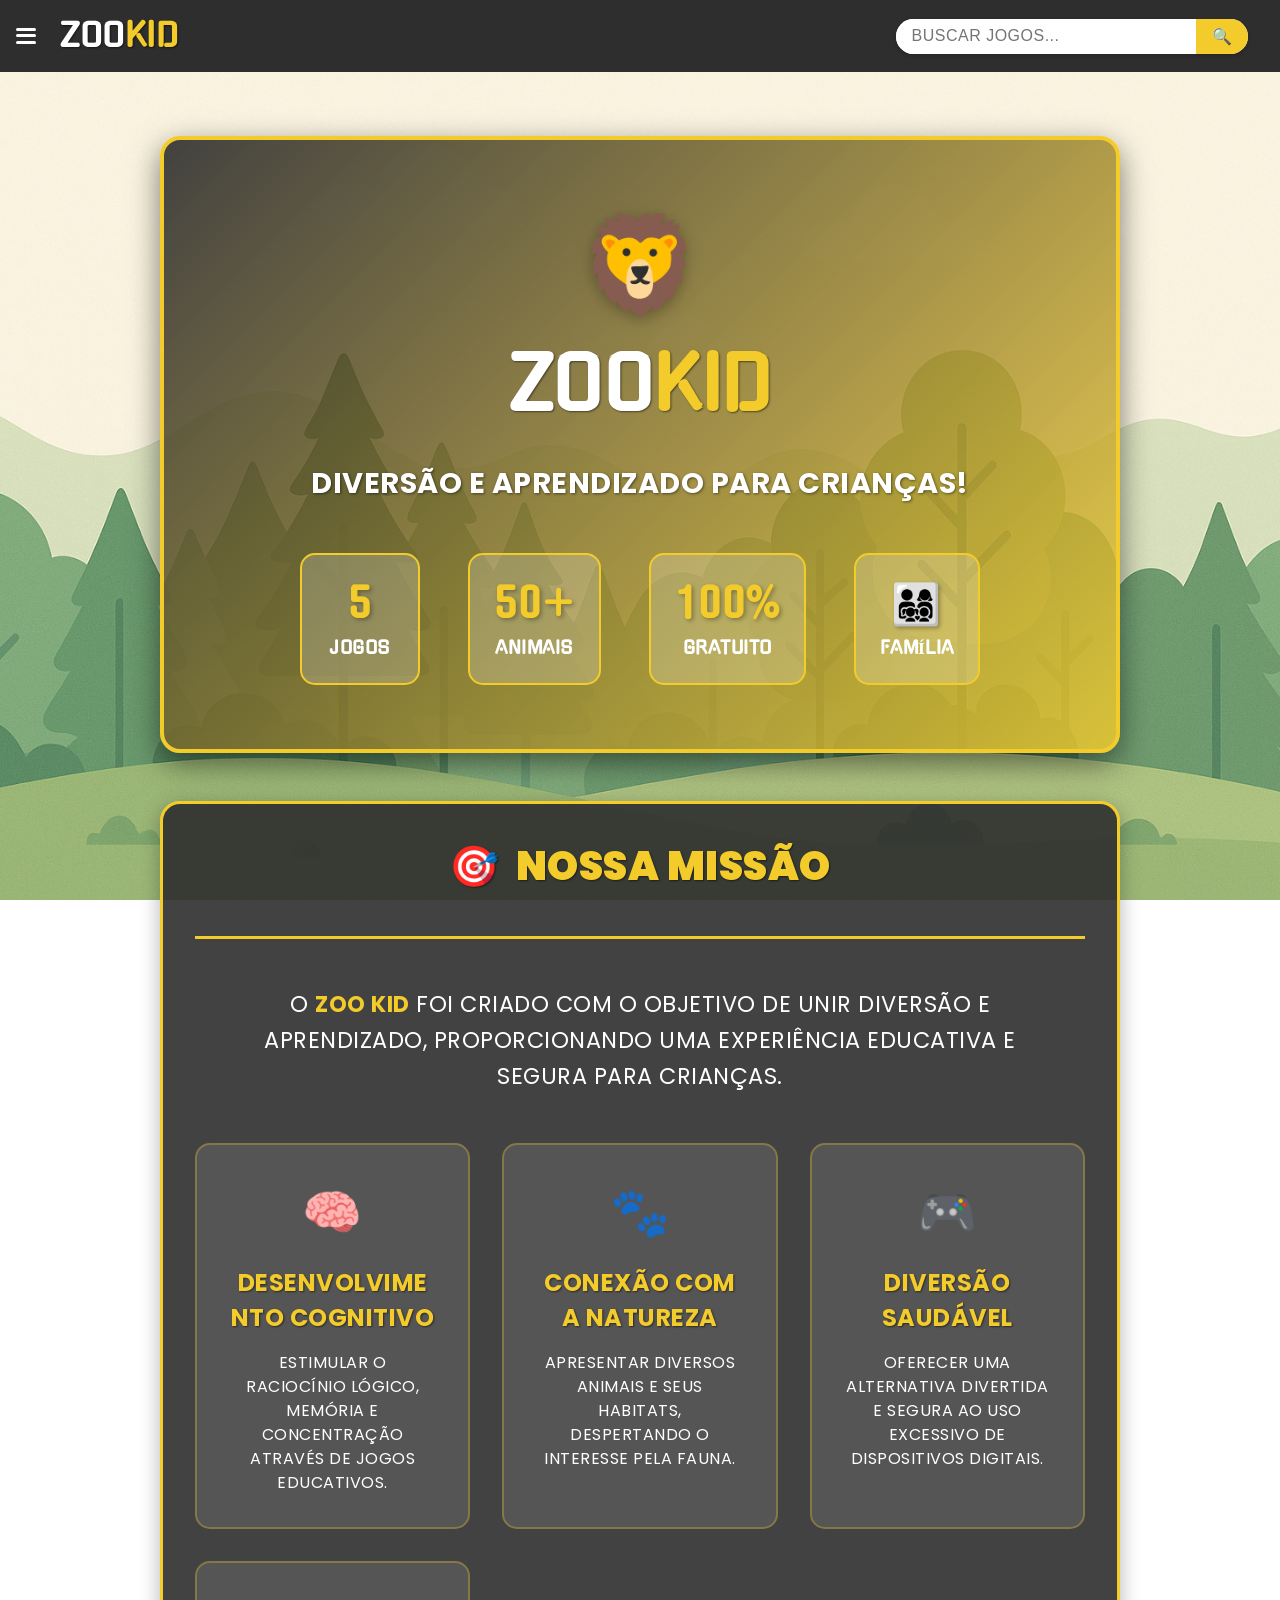
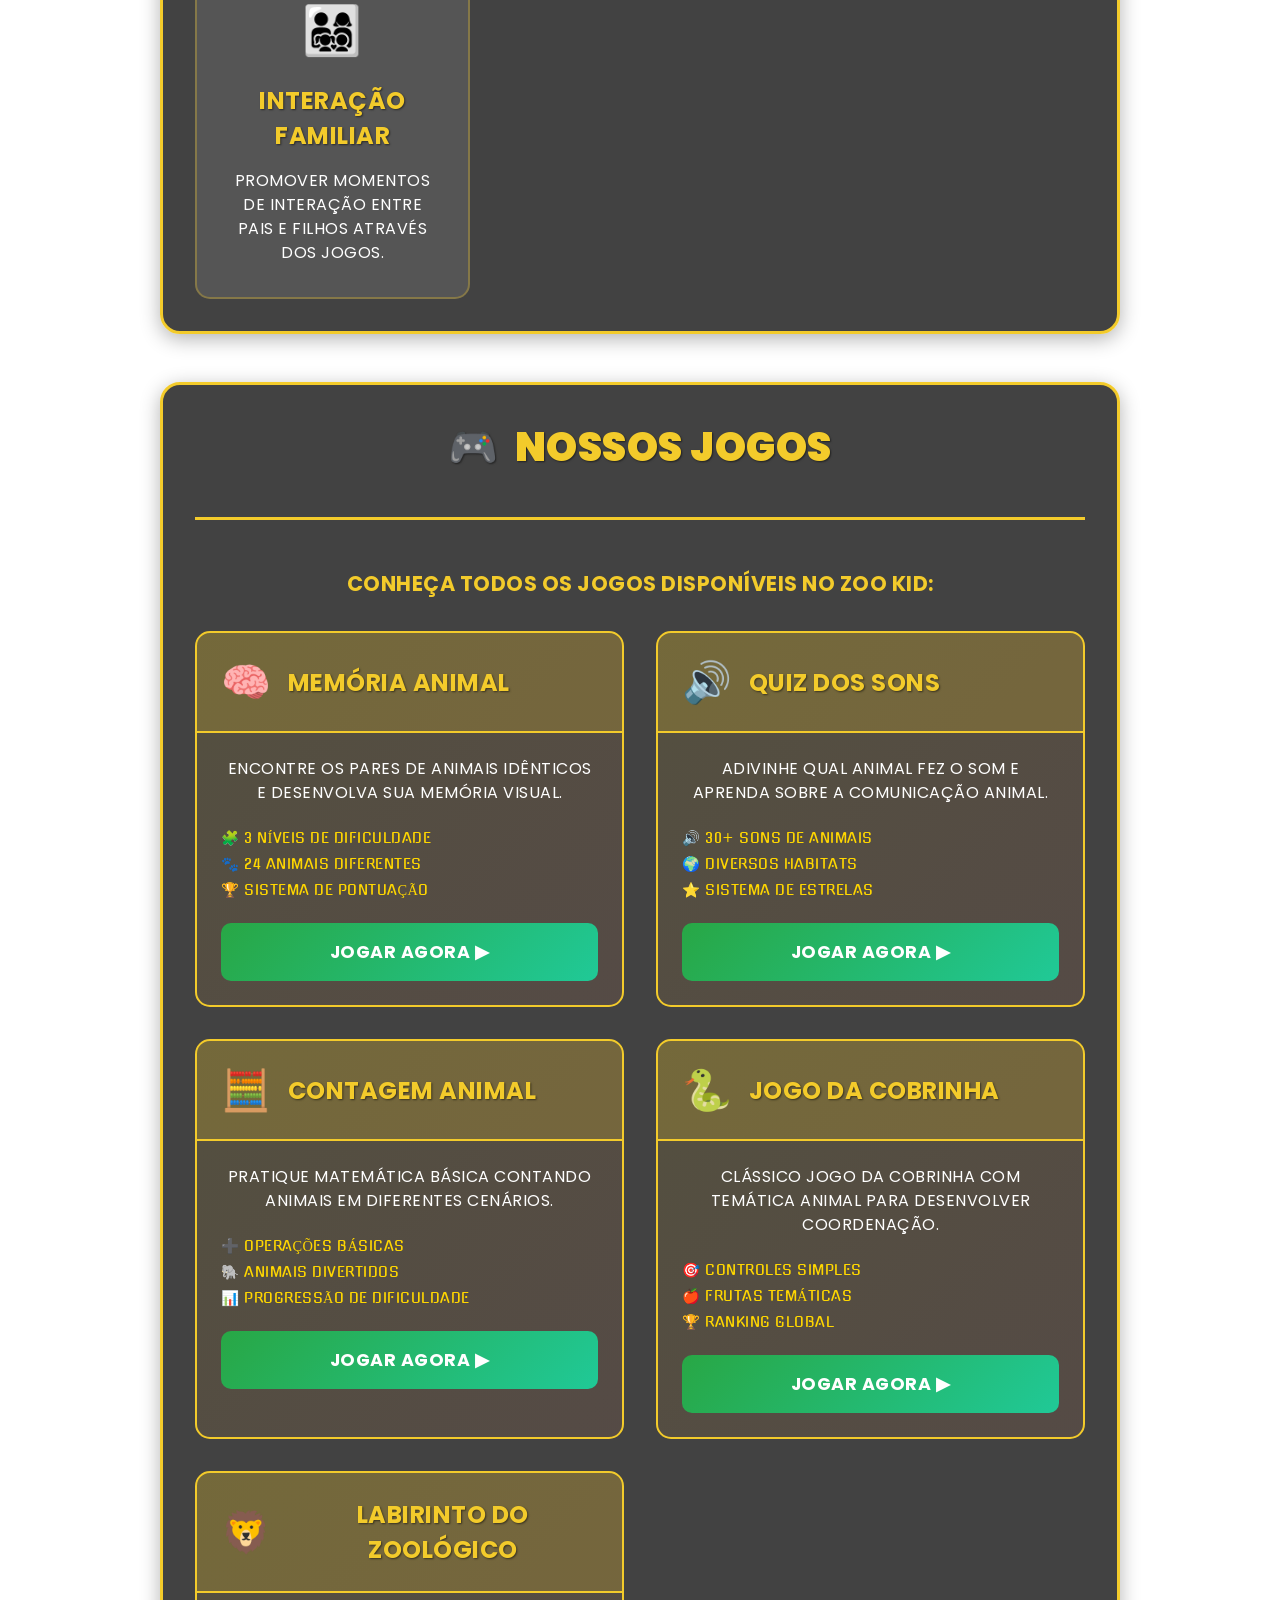
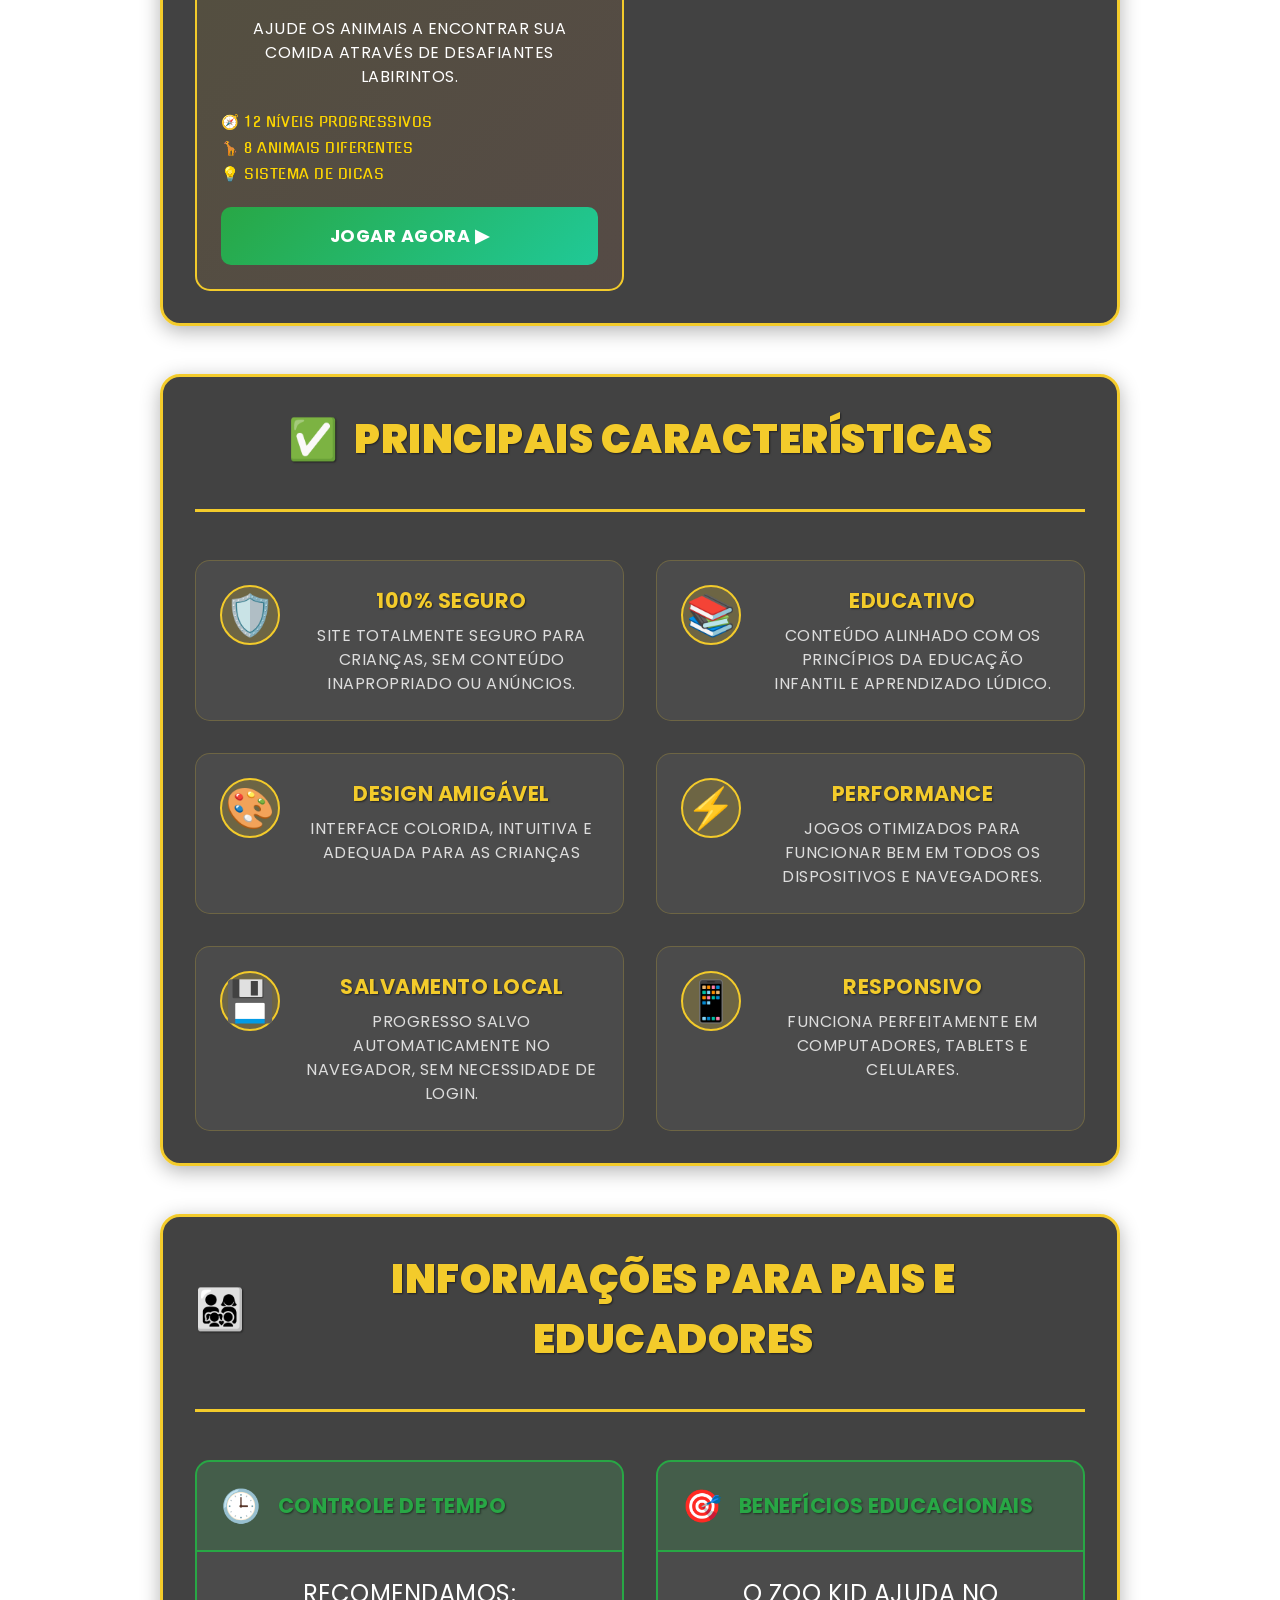
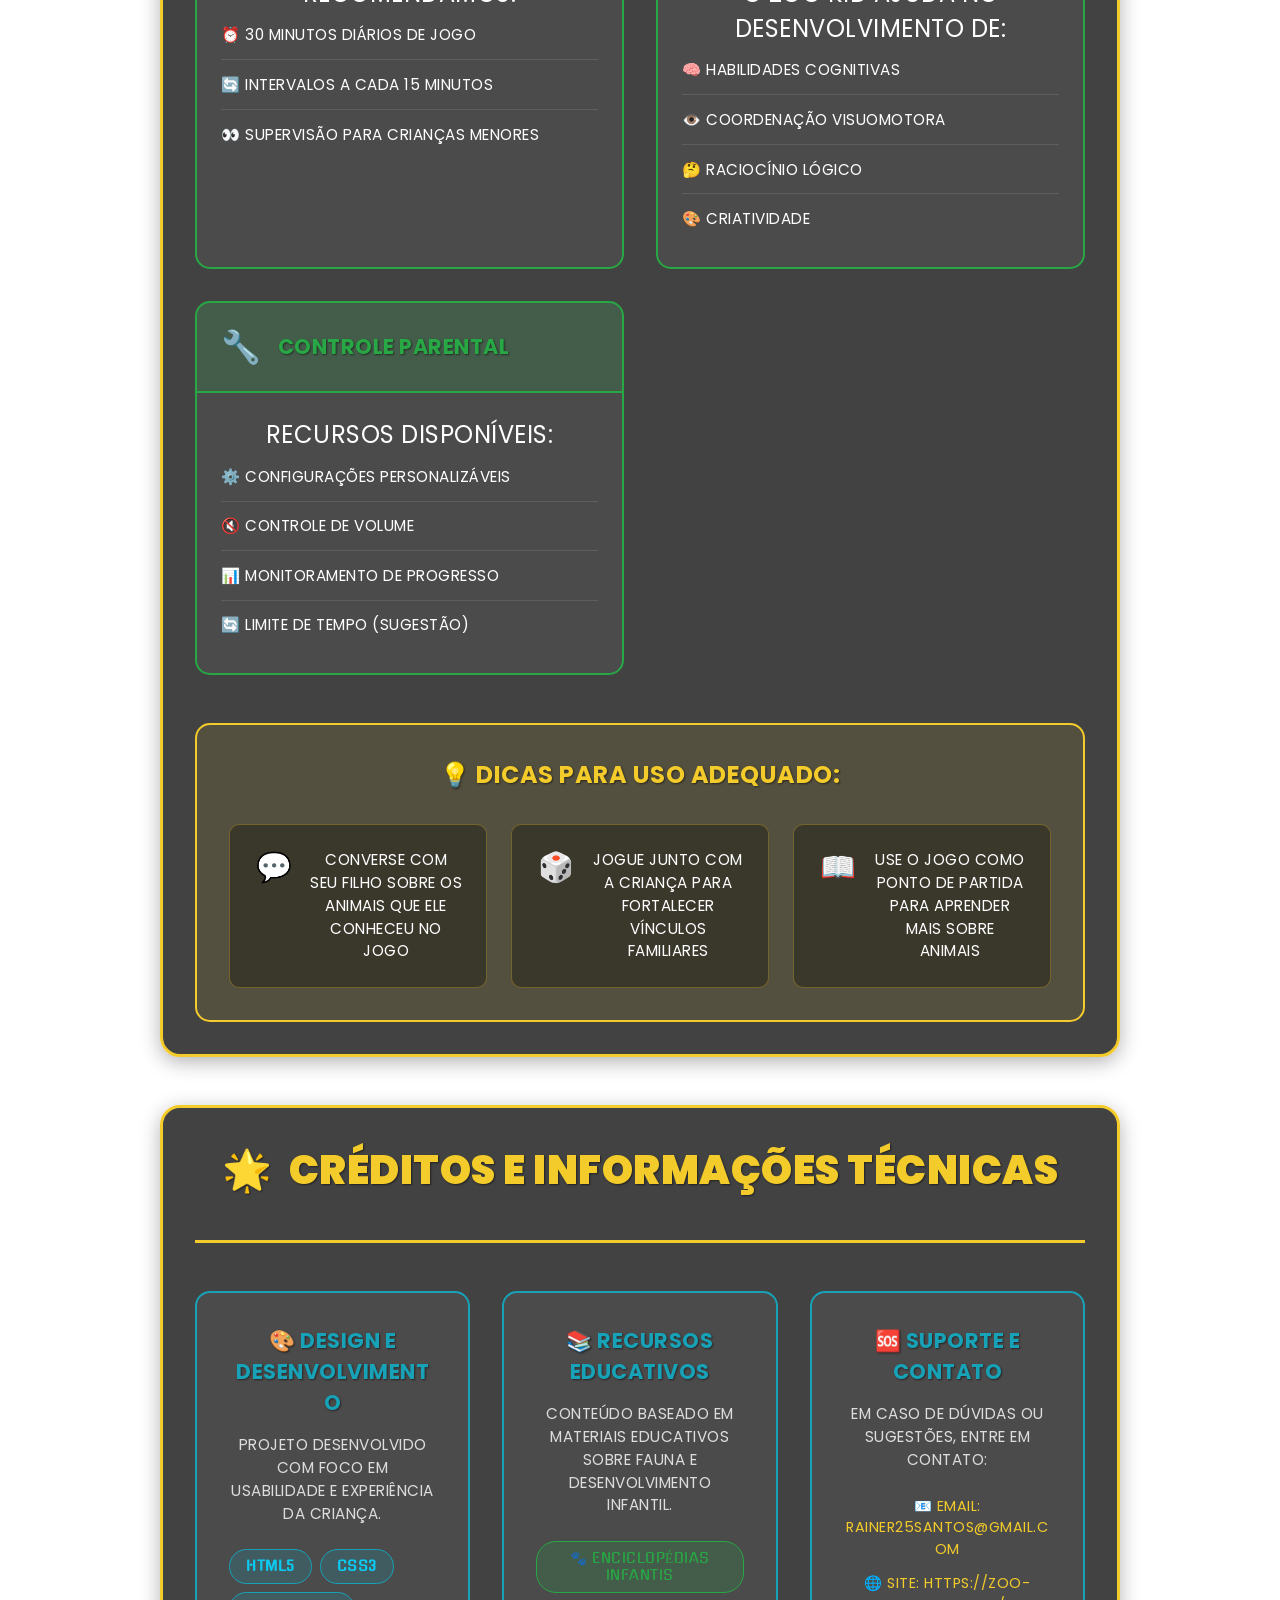
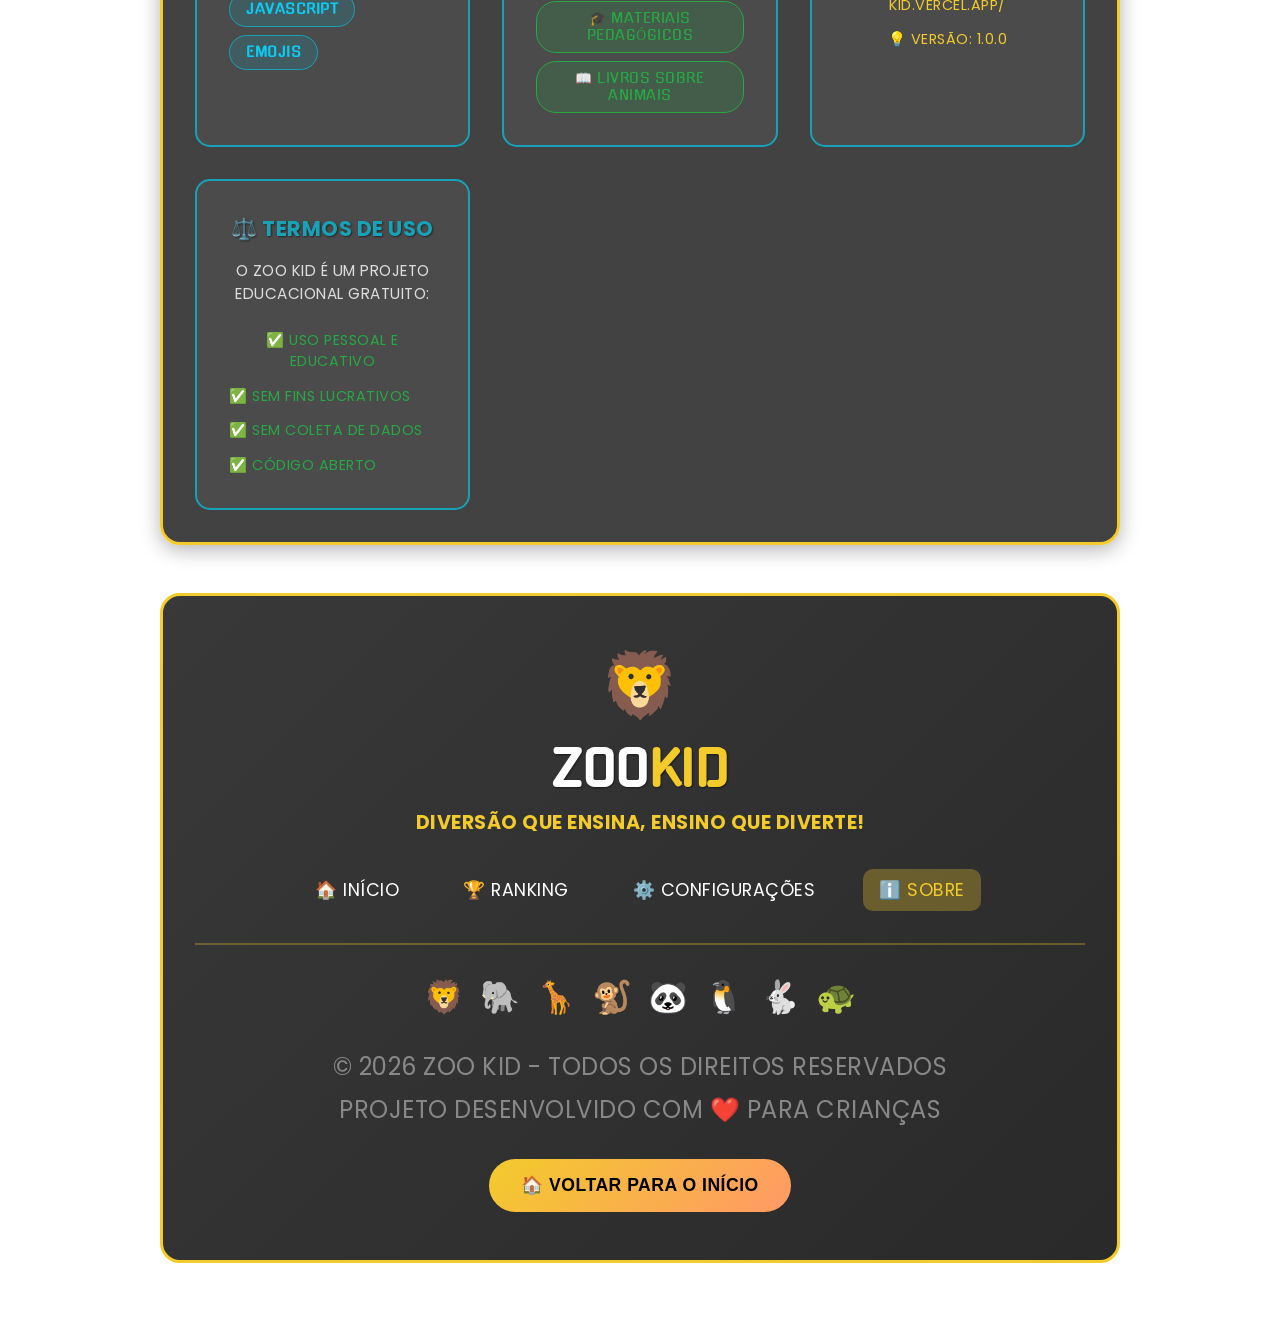
<file: sobre.html>
<!DOCTYPE html>
<html lang="pt-BR">
<head>
    <meta charset="UTF-8">
    <meta name="viewport" content="width=device-width, initial-scale=1.0">
    <title>Sobre o ZooKid</title>
    <link rel="stylesheet" href="home.css">
    <link rel="stylesheet" href="sobre.css">
    <link rel="stylesheet" href="https://unpkg.com/aos@next/dist/aos.css" />
</head>
<body>
    <header data-aos="fade-down" data-aos-duration="1500">
        <div class="seila">
            <h1 class="title">ZOO<span>KID</span></h1>
            <button class="hamburger-btn" id="hamburger-btn">
                <span class="bar"></span>
                <span class="bar"></span>
                <span class="bar"></span>
            </button>
        </div>
        
        <div class="search-container">
            <form action="#" method="get">
                <input type="text" placeholder="BUSCAR JOGOS..." name="search" class="search-input">
                <button type="submit" class="search-button">&#128269;</button>
            </form>
        </div>
    </header>

    <!-- Menu Dropdown -->
    <div class="dropdown-menu" id="dropdown-menu">
        <button class="menu-close-btn" id="menu-close-btn">✕</button>
        <div class="menu-content">
            <div class="menu-user">
                <div class="user-avatar" id="user-avatar">🦁</div>
                <div class="user-info">
                    <h4 id="user-name">JOGADOR</h4>
                    <p>NÍVEL: EXPLORADOR</p>
                </div>
            </div>
            
            <div class="menu-category">NAVEGAÇÃO</div>
            <a href="index.html">INÍCIO</a>
            <a href="ranking.html">🏆 RANKING</a>
            <a href="configuracoes.html">⚙️ CONFIGURAÇÕES</a>
            <a href="sobre.html" class="active">ℹ️ SOBRE</a>
            
            <div class="menu-category">JOGOS</div>
            <a href="memory.html">🧠 MEMÓRIA ANIMAL</a>
            <a href="quiz.html">🔊 QUIZ DOS SONS</a>
            <a href="count.html">🧮 CONTAGEM</a>
            <a href="snake.html">🐍 COBRINHA</a>
            <a href="labirinto.html">🦁 LABIRINTO</a>
            
            <div style="padding: 2rem; text-align: center;">
                <a href="#" class="btn-cnt" style="display: block; margin-bottom: 1rem;">
                    🏆 DESAFIO DO DIA
                </a>
                <a href="#" class="btn-cnt" style="background: #ff9966;">
                    🎉 FESTA DOS ANIMAIS
                </a>
            </div>
        </div>
    </div>

    <main>
        <!-- HERO SECTION -->
        <section class="hero-section" data-aos="zoom-in" data-aos-duration="2000">
            <div class="hero-content">
                <div class="logo-container">
                    <span class="hero-emoji">🦁</span>
                    <h1 class="hero-title">ZOO<span>KID</span></h1>
                </div>
                <p class="hero-tagline">DIVERSÃO E APRENDIZADO PARA CRIANÇAS!</p>
                <div class="hero-stats">
                    <div class="stat-item">
                        <span class="stat-number">5</span>
                        <span class="stat-label">JOGOS</span>
                    </div>
                    <div class="stat-item">
                        <span class="stat-number">50+</span>
                        <span class="stat-label">ANIMAIS</span>
                    </div>
                    <div class="stat-item">
                        <span class="stat-number">100%</span>
                        <span class="stat-label">GRATUITO</span>
                    </div>
                    <div class="stat-item">
                        <span class="stat-number">👨‍👩‍👧‍👦</span>
                        <span class="stat-label">FAMÍLIA</span>
                    </div>
                </div>
            </div>
        </section>

        <!-- MISSÃO SECTION -->
        <section class="section mission-section" data-aos="fade-up" data-aos-delay="200">
            <div class="section-header">
                <h2><span class="section-icon">🎯</span> NOSSA MISSÃO</h2>
            </div>
            <div class="section-content">
                <p class="mission-text">O <strong>ZOO KID</strong> FOI CRIADO COM O OBJETIVO DE UNIR DIVERSÃO E APRENDIZADO, PROPORCIONANDO UMA EXPERIÊNCIA EDUCATIVA E SEGURA PARA CRIANÇAS.</p>
                
                <div class="mission-grid">
                    <div class="mission-card" data-aos="zoom-in" data-aos-delay="300">
                        <div class="mission-icon">🧠</div>
                        <h3>DESENVOLVIMENTO COGNITIVO</h3>
                        <p>ESTIMULAR O RACIOCÍNIO LÓGICO, MEMÓRIA E CONCENTRAÇÃO ATRAVÉS DE JOGOS EDUCATIVOS.</p>
                    </div>
                    
                    <div class="mission-card" data-aos="zoom-in" data-aos-delay="400">
                        <div class="mission-icon">🐾</div>
                        <h3>CONEXÃO COM A NATUREZA</h3>
                        <p>APRESENTAR DIVERSOS ANIMAIS E SEUS HABITATS, DESPERTANDO O INTERESSE PELA FAUNA.</p>
                    </div>
                    
                    <div class="mission-card" data-aos="zoom-in" data-aos-delay="500">
                        <div class="mission-icon">🎮</div>
                        <h3>DIVERSÃO SAUDÁVEL</h3>
                        <p>OFERECER UMA ALTERNATIVA DIVERTIDA E SEGURA AO USO EXCESSIVO DE DISPOSITIVOS DIGITAIS.</p>
                    </div>
                    
                    <div class="mission-card" data-aos="zoom-in" data-aos-delay="600">
                        <div class="mission-icon">👨‍👩‍👧‍👦</div>
                        <h3>INTERAÇÃO FAMILIAR</h3>
                        <p>PROMOVER MOMENTOS DE INTERAÇÃO ENTRE PAIS E FILHOS ATRAVÉS DOS JOGOS.</p>
                    </div>
                </div>
            </div>
        </section>

        <!-- JOGOS SECTION -->
        <section class="section games-section" data-aos="fade-up" data-aos-delay="200">
            <div class="section-header">
                <h2><span class="section-icon">🎮</span> NOSSOS JOGOS</h2>
            </div>
            <div class="section-content">
                <p class="section-intro">CONHEÇA TODOS OS JOGOS DISPONÍVEIS NO ZOO KID:</p>
                
                <div class="games-grid">
                    <div class="game-card" data-aos="flip-left" data-aos-delay="300">
                        <div class="game-card-header">
                            <span class="game-emoji">🧠</span>
                            <h3>MEMÓRIA ANIMAL</h3>
                        </div>
                        <div class="game-card-body">
                            <p>ENCONTRE OS PARES DE ANIMAIS IDÊNTICOS E DESENVOLVA SUA MEMÓRIA VISUAL.</p>
                            <div class="game-features">
                                <span class="feature">🧩 3 NÍVEIS DE DIFICULDADE</span>
                                <span class="feature">🐾 24 ANIMAIS DIFERENTES</span>
                                <span class="feature">🏆 SISTEMA DE PONTUAÇÃO</span>
                            </div>
                            <a href="memory.html" class="game-btn">JOGAR AGORA ▶</a>
                        </div>
                    </div>
                    
                    <div class="game-card" data-aos="flip-left" data-aos-delay="400">
                        <div class="game-card-header">
                            <span class="game-emoji">🔊</span>
                            <h3>QUIZ DOS SONS</h3>
                        </div>
                        <div class="game-card-body">
                            <p>ADIVINHE QUAL ANIMAL FEZ O SOM E APRENDA SOBRE A COMUNICAÇÃO ANIMAL.</p>
                            <div class="game-features">
                                <span class="feature">🔊 30+ SONS DE ANIMAIS</span>
                                <span class="feature">🌍 DIVERSOS HABITATS</span>
                                <span class="feature">⭐ SISTEMA DE ESTRELAS</span>
                            </div>
                            <a href="quiz.html" class="game-btn">JOGAR AGORA ▶</a>
                        </div>
                    </div>
                    
                    <div class="game-card" data-aos="flip-left" data-aos-delay="500">
                        <div class="game-card-header">
                            <span class="game-emoji">🧮</span>
                            <h3>CONTAGEM ANIMAL</h3>
                        </div>
                        <div class="game-card-body">
                            <p>PRATIQUE MATEMÁTICA BÁSICA CONTANDO ANIMAIS EM DIFERENTES CENÁRIOS.</p>
                            <div class="game-features">
                                <span class="feature">➕ OPERAÇÕES BÁSICAS</span>
                                <span class="feature">🐘 ANIMAIS DIVERTIDOS</span>
                                <span class="feature">📊 PROGRESSÃO DE DIFICULDADE</span>
                            </div>
                            <a href="count.html" class="game-btn">JOGAR AGORA ▶</a>
                        </div>
                    </div>
                    
                    <div class="game-card" data-aos="flip-left" data-aos-delay="600">
                        <div class="game-card-header">
                            <span class="game-emoji">🐍</span>
                            <h3>JOGO DA COBRINHA</h3>
                        </div>
                        <div class="game-card-body">
                            <p>CLÁSSICO JOGO DA COBRINHA COM TEMÁTICA ANIMAL PARA DESENVOLVER COORDENAÇÃO.</p>
                            <div class="game-features">
                                <span class="feature">🎯 CONTROLES SIMPLES</span>
                                <span class="feature">🍎 FRUTAS TEMÁTICAS</span>
                                <span class="feature">🏆 RANKING GLOBAL</span>
                            </div>
                            <a href="snake.html" class="game-btn">JOGAR AGORA ▶</a>
                        </div>
                    </div>
                    
                    <div class="game-card" data-aos="flip-left" data-aos-delay="700">
                        <div class="game-card-header">
                            <span class="game-emoji">🦁</span>
                            <h3>LABIRINTO DO ZOOLÓGICO</h3>
                        </div>
                        <div class="game-card-body">
                            <p>AJUDE OS ANIMAIS A ENCONTRAR SUA COMIDA ATRAVÉS DE DESAFIANTES LABIRINTOS.</p>
                            <div class="game-features">
                                <span class="feature">🧭 12 NÍVEIS PROGRESSIVOS</span>
                                <span class="feature">🦒 8 ANIMAIS DIFERENTES</span>
                                <span class="feature">💡 SISTEMA DE DICAS</span>
                            </div>
                            <a href="labirinto.html" class="game-btn">JOGAR AGORA ▶</a>
                        </div>
                    </div>
                </div>
            </div>
        </section>

        <!-- CARACTERÍSTICAS SECTION -->
        <section class="section features-section" data-aos="fade-up" data-aos-delay="200">
            <div class="section-header">
                <h2><span class="section-icon">✅</span> PRINCIPAIS CARACTERÍSTICAS</h2>
            </div>
            <div class="section-content">
                <div class="features-container">
                    <div class="features-grid">
                        <div class="feature-item" data-aos="fade-right" data-aos-delay="300">
                            <span class="feature-icon">🛡️</span>
                            <div class="feature-content">
                                <h3>100% SEGURO</h3>
                                <p>SITE TOTALMENTE SEGURO PARA CRIANÇAS, SEM CONTEÚDO INAPROPRIADO OU ANÚNCIOS.</p>
                            </div>
                        </div>
                        
                        <div class="feature-item" data-aos="fade-left" data-aos-delay="400">
                            <span class="feature-icon">📚</span>
                            <div class="feature-content">
                                <h3>EDUCATIVO</h3>
                                <p>CONTEÚDO ALINHADO COM OS PRINCÍPIOS DA EDUCAÇÃO INFANTIL E APRENDIZADO LÚDICO.</p>
                            </div>
                        </div>
                        
                        <div class="feature-item" data-aos="fade-right" data-aos-delay="500">
                            <span class="feature-icon">🎨</span>
                            <div class="feature-content">
                                <h3>DESIGN AMIGÁVEL</h3>
                                <p>INTERFACE COLORIDA, INTUITIVA E ADEQUADA PARA AS CRIANÇAS</p>
                            </div>
                        </div>
                        
                        <div class="feature-item" data-aos="fade-left" data-aos-delay="600">
                            <span class="feature-icon">⚡</span>
                            <div class="feature-content">
                                <h3>PERFORMANCE</h3>
                                <p>JOGOS OTIMIZADOS PARA FUNCIONAR BEM EM TODOS OS DISPOSITIVOS E NAVEGADORES.</p>
                            </div>
                        </div>
                        
                        <div class="feature-item" data-aos="fade-right" data-aos-delay="700">
                            <span class="feature-icon">💾</span>
                            <div class="feature-content">
                                <h3>SALVAMENTO LOCAL</h3>
                                <p>PROGRESSO SALVO AUTOMATICAMENTE NO NAVEGADOR, SEM NECESSIDADE DE LOGIN.</p>
                            </div>
                        </div>
                        
                        <div class="feature-item" data-aos="fade-left" data-aos-delay="800">
                            <span class="feature-icon">📱</span>
                            <div class="feature-content">
                                <h3>RESPONSIVO</h3>
                                <p>FUNCIONA PERFEITAMENTE EM COMPUTADORES, TABLETS E CELULARES.</p>
                            </div>
                        </div>
                    </div>
                </div>
            </div>
        </section>

        <!-- PARA PAIS SECTION -->
        <section class="section parents-section" data-aos="fade-up" data-aos-delay="200">
            <div class="section-header">
                <h2><span class="section-icon">👨‍👩‍👧‍👦</span> INFORMAÇÕES PARA PAIS E EDUCADORES</h2>
            </div>
            <div class="section-content">
                <div class="parents-grid">
                    <div class="parents-card" data-aos="zoom-in" data-aos-delay="300">
                        <div class="parents-card-header">
                            <span class="parents-icon">🕒</span>
                            <h3>CONTROLE DE TEMPO</h3>
                        </div>
                        <div class="parents-card-body">
                            <p>RECOMENDAMOS:</p>
                            <ul class="parents-list">
                                <li>⏰ 30 MINUTOS DIÁRIOS DE JOGO</li>
                                <li>🔄 INTERVALOS A CADA 15 MINUTOS</li>
                                <li>👀 SUPERVISÃO PARA CRIANÇAS MENORES</li>
                            </ul>
                        </div>
                    </div>
                    
                    <div class="parents-card" data-aos="zoom-in" data-aos-delay="400">
                        <div class="parents-card-header">
                            <span class="parents-icon">🎯</span>
                            <h3>BENEFÍCIOS EDUCACIONAIS</h3>
                        </div>
                        <div class="parents-card-body">
                            <p>O ZOO KID AJUDA NO DESENVOLVIMENTO DE:</p>
                            <ul class="parents-list">
                                <li>🧠 HABILIDADES COGNITIVAS</li>
                                <li>👁️ COORDENAÇÃO VISUOMOTORA</li>
                                <li>🤔 RACIOCÍNIO LÓGICO</li>
                                <li>🎨 CRIATIVIDADE</li>
                            </ul>
                        </div>
                    </div>
                    
                    <div class="parents-card" data-aos="zoom-in" data-aos-delay="500">
                        <div class="parents-card-header">
                            <span class="parents-icon">🔧</span>
                            <h3>CONTROLE PARENTAL</h3>
                        </div>
                        <div class="parents-card-body">
                            <p>RECURSOS DISPONÍVEIS:</p>
                            <ul class="parents-list">
                                <li>⚙️ CONFIGURAÇÕES PERSONALIZÁVEIS</li>
                                <li>🔇 CONTROLE DE VOLUME</li>
                                <li>📊 MONITORAMENTO DE PROGRESSO</li>
                                <li>🔄 LIMITE DE TEMPO (SUGESTÃO)</li>
                            </ul>
                        </div>
                    </div>
                </div>
                
                <div class="parents-advice" data-aos="fade-up" data-aos-delay="600">
                    <h3>💡 DICAS PARA USO ADEQUADO:</h3>
                    <div class="advice-grid">
                        <div class="advice-item">
                            <span class="advice-icon">💬</span>
                            <p>CONVERSE COM SEU FILHO SOBRE OS ANIMAIS QUE ELE CONHECEU NO JOGO</p>
                        </div>
                        <div class="advice-item">
                            <span class="advice-icon">🎲</span>
                            <p>JOGUE JUNTO COM A CRIANÇA PARA FORTALECER VÍNCULOS FAMILIARES</p>
                        </div>
                        <div class="advice-item">
                            <span class="advice-icon">📖</span>
                            <p>USE O JOGO COMO PONTO DE PARTIDA PARA APRENDER MAIS SOBRE ANIMAIS</p>
                        </div>
                    </div>
                </div>
            </div>
        </section>

        <!-- CRÉDITOS SECTION -->
        <section class="section credits-section" data-aos="fade-up" data-aos-delay="200">
            <div class="section-header">
                <h2><span class="section-icon">🌟</span> CRÉDITOS E INFORMAÇÕES TÉCNICAS</h2>
            </div>
            <div class="section-content">
                <div class="credits-grid">
                    <div class="credit-card" data-aos="fade-right" data-aos-delay="300">
                        <h3>🎨 DESIGN E DESENVOLVIMENTO</h3>
                        <p>PROJETO DESENVOLVIDO COM FOCO EM USABILIDADE E EXPERIÊNCIA DA CRIANÇA.</p>
                        <div class="tech-stack">
                            <span class="tech-item">HTML5</span>
                            <span class="tech-item">CSS3</span>
                            <span class="tech-item">JAVASCRIPT</span>
                            <span class="tech-item">EMOJIS</span>
                        </div>
                    </div>
                    
                    <div class="credit-card" data-aos="fade-left" data-aos-delay="400">
                        <h3>📚 RECURSOS EDUCATIVOS</h3>
                        <p>CONTEÚDO BASEADO EM MATERIAIS EDUCATIVOS SOBRE FAUNA E DESENVOLVIMENTO INFANTIL.</p>
                        <div class="resources-list">
                            <span class="resource">🐾 ENCICLOPÉDIAS INFANTIS</span>
                            <span class="resource">🎓 MATERIAIS PEDAGÓGICOS</span>
                            <span class="resource">📖 LIVROS SOBRE ANIMAIS</span>
                        </div>
                    </div>
                    
                    <div class="credit-card" data-aos="fade-right" data-aos-delay="500">
                        <h3>🆘 SUPORTE E CONTATO</h3>
                        <p>EM CASO DE DÚVIDAS OU SUGESTÕES, ENTRE EM CONTATO:</p>
                        <div class="contact-info">
                            <p>📧 EMAIL: rainer25santos@gmail.com</p>
                            <p>🌐 SITE: https://zoo-kid.vercel.app/</p>
                            <p>💡 VERSÃO: 1.0.0</p>
                        </div>
                    </div>
                    
                    <div class="credit-card" data-aos="fade-left" data-aos-delay="600">
                        <h3>⚖️ TERMOS DE USO</h3>
                        <p>O ZOO KID É UM PROJETO EDUCACIONAL GRATUITO:</p>
                        <div class="terms-list">
                            <p>✅ USO PESSOAL E EDUCATIVO</p>
                            <p>✅ SEM FINS LUCRATIVOS</p>
                            <p>✅ SEM COLETA DE DADOS</p>
                            <p>✅ CÓDIGO ABERTO</p>
                        </div>
                    </div>
                </div>
            </div>
        </section>

        <!-- FOOTER SECTION -->
        <section class="footer-section" data-aos="fade-up" data-aos-delay="200">
            <div class="footer-content">
                <div class="footer-logo">
                    <span class="footer-emoji">🦁</span>
                    <h2>ZOO<span>KID</span></h2>
                    <p>DIVERSÃO QUE ENSINA, ENSINO QUE DIVERTE!</p>
                </div>
                
                <div class="footer-links">
                    <a href="index.html" class="footer-link">🏠 INÍCIO</a>
                    <a href="ranking.html" class="footer-link">🏆 RANKING</a>
                    <a href="configuracoes.html" class="footer-link">⚙️ CONFIGURAÇÕES</a>
                    <a href="sobre.html" class="footer-link active">ℹ️ SOBRE</a>
                </div>
                
                <div class="footer-animals">
                    <span class="animal-emoji">🦁</span>
                    <span class="animal-emoji">🐘</span>
                    <span class="animal-emoji">🦒</span>
                    <span class="animal-emoji">🐒</span>
                    <span class="animal-emoji">🐼</span>
                    <span class="animal-emoji">🐧</span>
                    <span class="animal-emoji">🐇</span>
                    <span class="animal-emoji">🐢</span>
                </div>
                
                <div class="footer-copyright">
                    <p>© 2026 ZOO KID - TODOS OS DIREITOS RESERVADOS</p>
                    <p>PROJETO DESENVOLVIDO COM ❤️ PARA CRIANÇAS</p>
                </div>
                
                <button onclick="window.location.href='index.html'" class="back-home-btn">
                    🏠 VOLTAR PARA O INÍCIO
                </button>
            </div>
        </section>
    </main>

    <script src="menu.js"></script>
    <script src="sobre.js"></script>
    <script src="https://unpkg.com/aos@next/dist/aos.js"></script>
    <script>
        AOS.init({
            duration: 1000,
            once: true,
            offset: 100
        });
        
        // Carrega configurações do usuário
        document.addEventListener('DOMContentLoaded', function() {
            const savedConfig = localStorage.getItem('zookid_config');
            if (savedConfig) {
                try {
                    const config = JSON.parse(savedConfig);
                    const userAvatar = document.getElementById('user-avatar');
                    const userName = document.getElementById('user-name');
                    
                    if (userAvatar) userAvatar.textContent = config.profile.avatar || '🦁';
                    if (userName) userName.textContent = config.profile.name || 'JOGADOR';
                } catch (e) {
                    console.log('Usando configurações padrão');
                }
            }
        });
    </script>
</body>
</html>
</file>
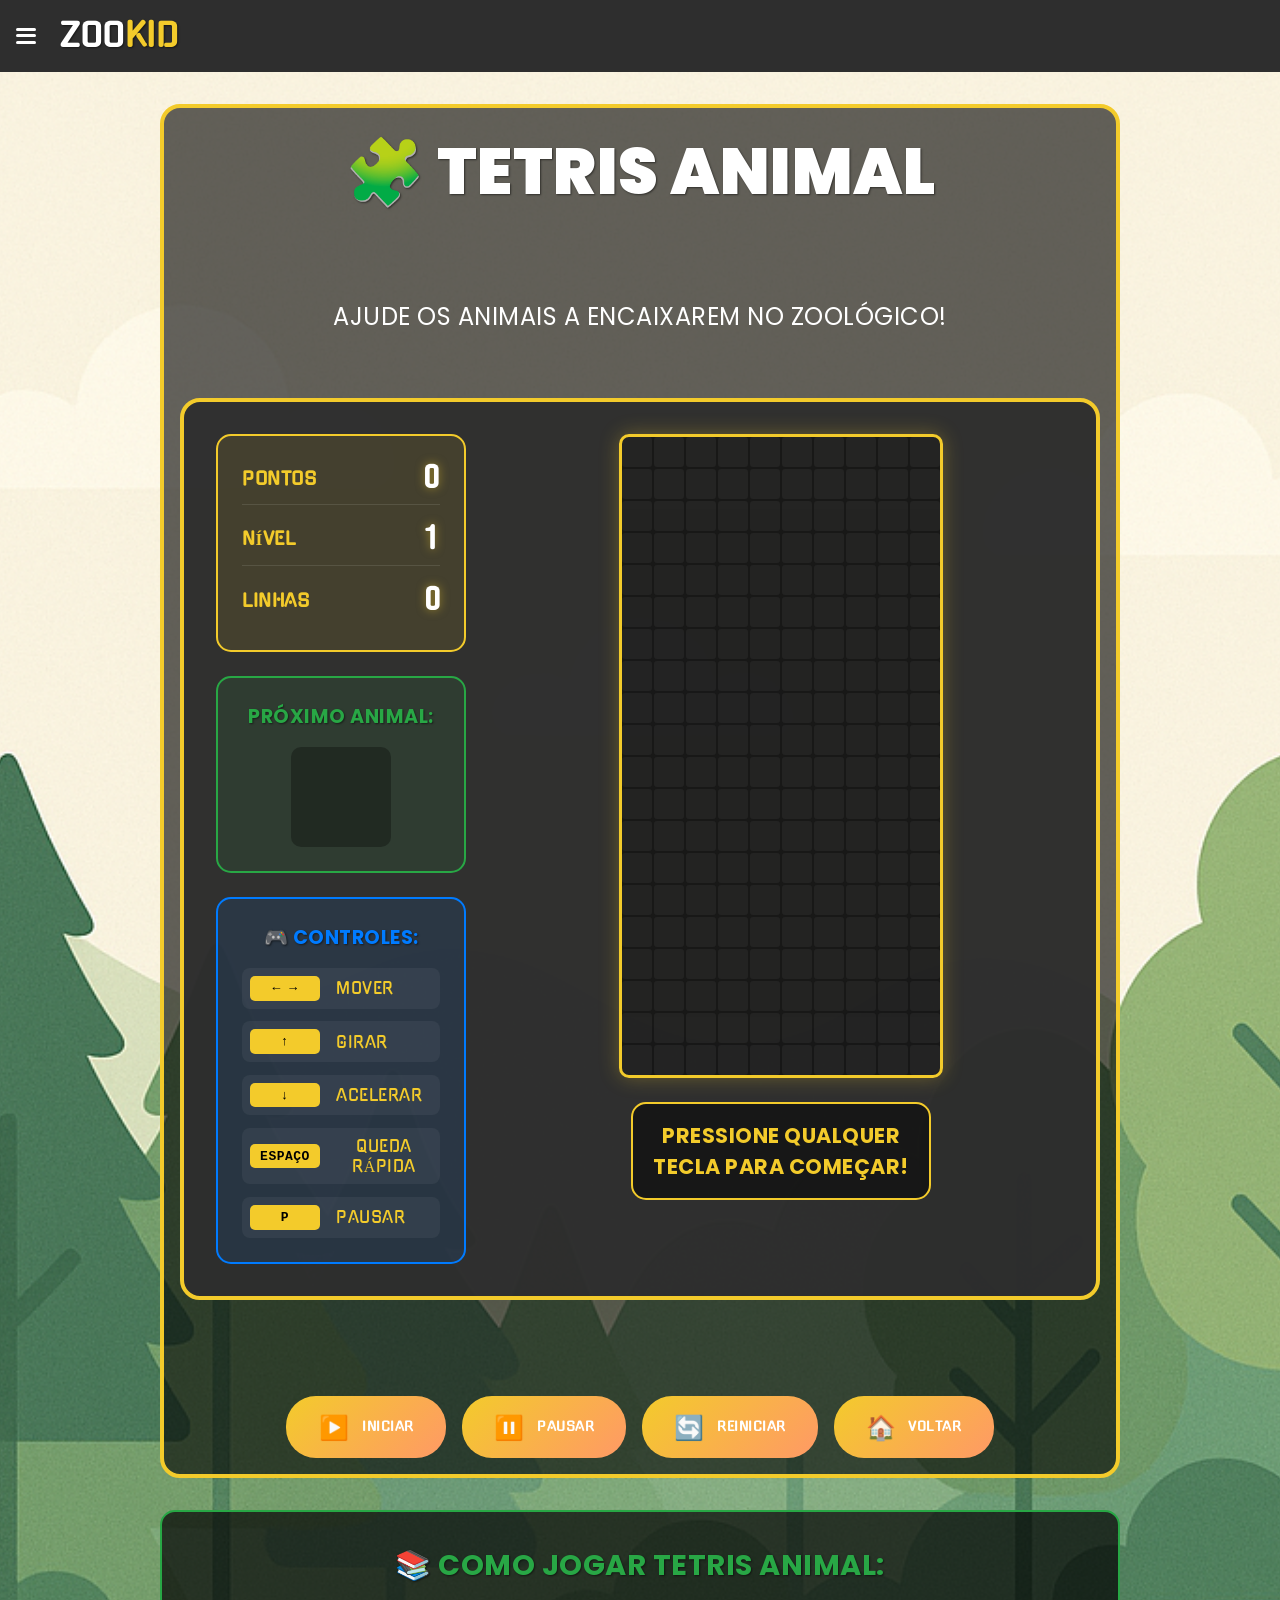
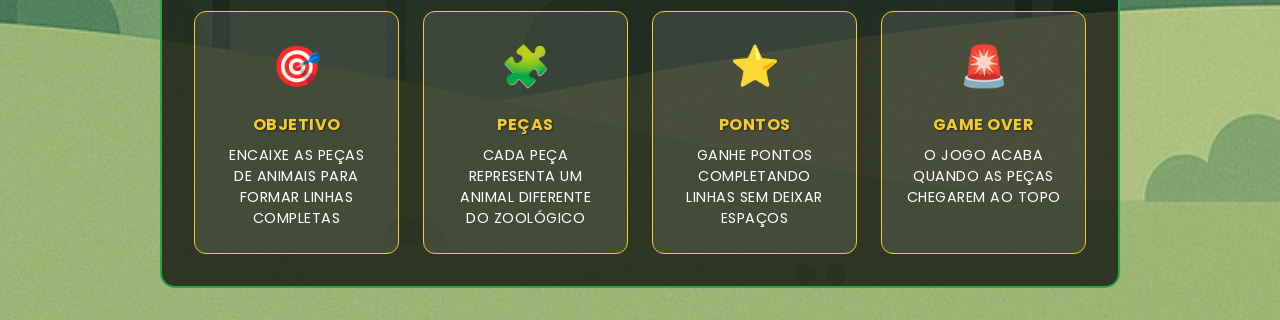
<file: tetris.html>
<!DOCTYPE html>
<html lang="pt-BR">
<head>
    <meta charset="UTF-8">
    <meta name="viewport" content="width=device-width, initial-scale=1.0">
    <title>Tetris Animal - ZooKid</title>
    <link rel="stylesheet" href="home.css">
    <link rel="stylesheet" href="tetris.css">
    <link rel="stylesheet" href="https://unpkg.com/aos@next/dist/aos.css" />
<style>
    
    #tetris-board, 
    #tetris-board *,
    .tetris-cell {
        box-sizing: border-box !important;
        margin: 0 !important;
        padding: 0 !important;
    }
    
   
    .tetris-cell {
        transform: none !important;
    }
    
 
    #tetris-board {
        width: fit-content !important;
        height: fit-content !important;
    }
</style>
</head>
<body>
    <header data-aos="fade-down" data-aos-duration="1500">
        <div class="seila">
            <h1 class="title">ZOO<span>KID</span></h1>
            <button class="hamburger-btn" id="hamburger-btn">
                <span class="bar"></span>
                <span class="bar"></span>
                <span class="bar"></span>
            </button>
        </div>
        
    </header>

    <!-- Menu Dropdown -->
    <div class="dropdown-menu" id="dropdown-menu">
        <button class="menu-close-btn" id="menu-close-btn">✕</button>
        <div class="menu-content">
            <a href="index.html">🏠 Início</a>
            <a href="ranking.html">🏆 Ranking</a>
            <a href="#how-to">🎮 Como Jogar</a>
        </div>
    </div>

    <main>
        <section class="banner tetris-banner">
            <h2 data-aos="fade-down" data-aos-duration="1500">🧩 TETRIS ANIMAL</h2>
            <p data-aos="fade-down" data-aos-duration="2000">AJUDE OS ANIMAIS A ENCAIXAREM NO ZOOLÓGICO!</p>
            
            <div class="tetris-container">
                <!-- Painel de Controle -->
                <div class="tetris-sidebar">
                    <div class="score-panel">
                        <div class="score-item">
                            <span class="score-label">PONTOS</span>
                            <span id="score" class="score-value">0</span>
                        </div>
                        <div class="score-item">
                            <span class="score-label">NÍVEL</span>
                            <span id="level" class="score-value">1</span>
                        </div>
                        <div class="score-item">
                            <span class="score-label">LINHAS</span>
                            <span id="lines" class="score-value">0</span>
                        </div>
                    </div>
                    
                    <!-- Próxima Peça -->
                    <div class="next-piece-container">
                        <h3>PRÓXIMO ANIMAL:</h3>
                        <div id="next-piece" class="next-piece">
                            <!-- Próxima peça será renderizada aqui -->
                        </div>
                    </div>
                    
                    <!-- Controles -->
                    <div class="controls-info">
                        <h3>🎮 CONTROLES:</h3>
                        <div class="controls-list">
                            <div class="control-item">
                                <span class="control-key">← →</span>
                                <span>Mover</span>
                            </div>
                            <div class="control-item">
                                <span class="control-key">↑</span>
                                <span>Girar</span>
                            </div>
                            <div class="control-item">
                                <span class="control-key">↓</span>
                                <span>Acelerar</span>
                            </div>
                            <div class="control-item">
                                <span class="control-key">Espaço</span>
                                <span>Queda Rápida</span>
                            </div>
                            <div class="control-item">
                                <span class="control-key">P</span>
                                <span>Pausar</span>
                            </div>
                        </div>
                    </div>
                </div>

                
                <!-- Área do Jogo -->
                <div class="game-area">
                    <div id="tetris-board" class="tetris-board">
                        <!-- O tabuleiro será gerado por JavaScript -->
                    </div>
                    
                    <!-- Controles Móveis -->
                    <div class="tetris-mobile-controls">
                        <div class="mobile-row">
                            <button class="mobile-btn rotate-btn" data-action="rotate">
                                <span class="btn-emoji">🔄</span>
                                <span class="btn-text">Girar</span>
                            </button>
                        </div>
                        <div class="mobile-row">
                            <button class="mobile-btn left-btn" data-action="left">
                                <span class="btn-emoji">⬅️</span>
                                <span class="btn-text">Esquerda</span>
                            </button>
                            <button class="mobile-btn down-btn" data-action="down">
                                <span class="btn-emoji">⬇️</span>
                                <span class="btn-text">Baixo</span>
                            </button>
                            <button class="mobile-btn right-btn" data-action="right">
                                <span class="btn-emoji">➡️</span>
                                <span class="btn-text">Direita</span>
                            </button>
                        </div>
                        <div class="mobile-row">
                            <button class="mobile-btn drop-btn" data-action="drop">
                                <span class="btn-emoji">💥</span>
                                <span class="btn-text">Queda Rápida</span>
                            </button>
                        </div>
                    </div>
                    
                    <!-- Mensagem do Jogo -->
                    <div id="game-message" class="tetris-message">
                        PRESSIONE QUALQUER TECLA PARA COMEÇAR!
                    </div>
                </div>
            </div>
            
            <!-- Botões de Controle -->
            <div class="game-buttons">
                <button id="start-btn" class="game-btn">
                    <span class="btn-emoji">▶️</span>
                    <span class="btn-text">Iniciar</span>
                </button>
                <button id="pause-btn" class="game-btn">
                    <span class="btn-emoji">⏸️</span>
                    <span class="btn-text">Pausar</span>
                </button>
                <button id="restart-btn" class="game-btn">
                    <span class="btn-emoji">🔄</span>
                    <span class="btn-text">Reiniciar</span>
                </button>
                <button onclick="window.location.href='index.html'" class="game-btn">
                    <span class="btn-emoji">🏠</span>
                    <span class="btn-text">Voltar</span>
                </button>
            </div>
        </section>

        

        <!-- Instruções -->
        <section class="instructions" id="how-to">
            <div class="instructions-content">
                <h3>📚 COMO JOGAR TETRIS ANIMAL:</h3>
                <div class="instructions-grid">
                    <div class="instruction-card">
                        <div class="instruction-emoji">🎯</div>
                        <h4>OBJETIVO</h4>
                        <p>Encaixe as peças de animais para formar linhas completas</p>
                    </div>
                    <div class="instruction-card">
                        <div class="instruction-emoji">🧩</div>
                        <h4>PEÇAS</h4>
                        <p>Cada peça representa um animal diferente do zoológico</p>
                    </div>
                    <div class="instruction-card">
                        <div class="instruction-emoji">⭐</div>
                        <h4>PONTOS</h4>
                        <p>Ganhe pontos completando linhas sem deixar espaços</p>
                    </div>
                    <div class="instruction-card">
                        <div class="instruction-emoji">🚨</div>
                        <h4>GAME OVER</h4>
                        <p>O jogo acaba quando as peças chegarem ao topo</p>
                    </div>
                </div>
            </div>
        </section>
    </main>

    <script src="menu.js"></script>
    <script src="tetris.js"></script>
    <script src="https://unpkg.com/aos@next/dist/aos.js"></script>
    <script>
        AOS.init();
    </script>
</body>
</html>
</file>
<file: home.css>
@import url('https://fonts.googleapis.com/css2?family=Gugi&family=Playfair+Display:ital,wght@0,400..900;1,400..900&family=Poppins:ital,wght@0,100;0,200;0,300;0,400;0,500;0,600;0,700;0,800;0,900;1,100;1,200;1,300;1,400;1,500;1,600;1,700;1,800;1,900&family=Stack+Sans+Headline:wght@200..700&display=swap');

* {
    padding: 0;
    margin: 0;
    box-sizing: border-box;
    
}

body{
    background-color: #88c2f5 ;
    font-family: 'Poppins', sans-serif;
    background-image: url('sim.png');
    background-repeat: no-repeat;
    background-size: cover;
    background-position: center;
}


body, 
body *:not(.animal-emoji):not(.food-emoji):not(.wall-emoji):not(.control-emoji):not(.btn-emoji):not(.message-emoji):not(.star):not(.instruction-emoji):not(.animal-card-emoji) {
    text-transform: uppercase !important;
    font-variant: small-caps !important;
    letter-spacing: 0.5px !important;
}


.animal-emoji,
.food-emoji,
.wall-emoji,
.control-emoji,
.btn-emoji,
.message-emoji,
.star,
.instruction-emoji,
.animal-card-emoji,
.level-btn span:first-child,
.animal-select-btn span:first-child,
.game-btn .btn-emoji,
.mobile-controls .control-emoji,
.victory-animal,
.arrow,
.level-stars .star {
    text-transform: none !important;
    font-variant: normal !important;
    letter-spacing: normal !important;
}


.score-board span,
#level, 
#moves, 
#stars,
.level-btn span:nth-child(2),
.option-button,
#score,
#correct-count {
    font-variant: normal !important;
    letter-spacing: 1px !important;
    font-weight: bold !important;
}

/* Melhora a legibilidade dos títulos */
h1, h2, h3, h4, h5, h6 {
    letter-spacing: 1px !important;
    text-shadow: 1px 1px 2px rgba(0, 0, 0, 0.5) !important;
}


p, span, div, a {
    word-wrap: break-word !important;
}


a {
    text-decoration: none !important;
}



header{
    display: flex;
    justify-content: space-between;
    align-items: center;
    padding: 1rem;
    color: white;
    background-color: #2e2e2e;
    position: relative;
    z-index: 100;
    position: sticky;
    top: 0;
    width: 100%;
}

.seila {
    display: flex;
    flex-direction: row-reverse;
    justify-content: center;
    align-items: center;
    gap: 1.5rem;
}



.hamburger-btn {
    display: flex;
    flex-direction: column;
    justify-content: space-around;
    width: 20px;
    height: 20px; 
    background: none;
    border: none;
    cursor: pointer;
    padding: 0;
    z-index: 1000;
    transition: all 0.3s ease-in-out; 
}

.hamburger-btn .bar {
    width: 100%;
    height: 3px;
    background-color: white;
    border-radius: 10px;
    transition: all 0.3s ease-in-out;
   
}


.hamburger-btn.active .bar:nth-child(2) {
    opacity: 0; 
}

.hamburger-btn.active .bar:nth-child(1) {
    transform: translateY(11px) rotate(45deg); 
}

.hamburger-btn.active .bar:nth-child(3) {
    transform: translateY(-11px) rotate(-45deg); 
}

.dropdown-menu {
    position: fixed; 
    top: 0;
    left: 0;
    right: auto; 
    height: 100vh;
    width: 200px;
    background-color: #2e2e2e;
    
  
    border-left: none; 
  
    
    
  
    
    z-index: 1; 

  
    transform: translateX(-100%); 
    transition: transform 0.4s cubic-bezier(0.77, 0, 0.175, 1); 

    display: flex;
    flex-direction: column;
    padding-top: 6rem; 
}


.dropdown-menu.open {
    transform: translateX(0);
}

.dropdown-menu a {
    color: white;
    text-decoration: none;
    padding: 1.5rem 2rem;
    font-size: 1rem;
    text-align: left;
    transition: background-color 0.2s, color 0.2s;
    border-bottom: 1px solid rgba(255, 255, 255, 0.1);
}

.dropdown-menu a:hover {
    background-color: #f3cb2b;
    color: #0d0d0d;
}


.dropdown-menu .btn-cnt {
    background-color: #6a953e;
    color: white;
    font-weight: bold;
    border-radius: 0; 
    text-align: center;
    margin-top: 1rem;
}

.dropdown-menu .btn-cnt:hover {
    background-color: #5d8137;
}
.search-container {
    display: flex;
    align-items: center;
    margin: 0 1rem; 
}

.search-container form {
    display: flex;
    border-radius: 50px;
    overflow: hidden; 
    background-color: #ffffff;
    box-shadow: 0 2px 4px rgba(0, 0, 0, 0.2);
}

.search-input {
    padding: 0.5rem 1rem;
    border: none;
    outline: none;
    font-size: 1rem;
    width: 300px;
    color: #0d0d0d;
}

.search-button {
    background-color: #f3cb2b; 
    color: #0d0d0d;
    border: none;
    padding: 0.5rem 1rem;
    cursor: pointer;
    font-size: 1rem;
    font-weight: bold;
    transition: background-color 0.3s ease;
}

.search-button:hover {
    background-color: #eab700;
}

hr {
    width: 3px;
    border: 0;
     background: radial-gradient(circle, rgb(255, 204, 0), rgba(255, 255, 0, 0)); 
    margin: 0rem 0;
}



nav a {
    padding: 1rem ;
    text-decoration: none;
    color: #ffd103;
    font-weight: 500;
    transition: color 0.3s ease;
    text-shadow: #000000 1px 1px 2px;
}

nav a:hover {
    color: #ffffff;
}

.btn-cnt {
    background-color: #f3da9b;
    padding: 0.5rem 2rem;
    border-radius: 60px;
    text-decoration: none;
    color: rgb(0, 0, 0);
    font-weight: bold;
    transition: color 0.5s ease, background-color 0.5s ease;
}

.btn-cnt:hover {
    color: white;
    background-color: #403200;
}



.game-img-container {
    position: relative; 
    overflow: hidden; 
    border-radius: 60px; 
    max-width: 250px;
    margin: 0 auto 1rem auto; 
    transition: transform 0.3s ease, box-shadow 0.3s ease;
}


.game-card:hover .game-img-container {
    transform: scale(1.05); 
    box-shadow: 0 0 15px rgba(255, 255, 255, 0.839);
}


.games-pictures {
    display: block;
    width: 100%;
    height: auto;
    border: none; 
    border-radius: 0; 
    transition: filter 0.5s ease; /
}


.overlay {
    position: absolute;
    top: 0;
    left: 0;
    width: 100%;
    height: 100%;
   
    display: flex; 
    justify-content: center;
    align-items: center;
    flex-direction: column;
    
    background-color: rgba(0, 0, 0, 0); 
    opacity: 0; 
    transition: opacity 0.5s ease;
    
  
    pointer-events: none; 
}


.game-img-container:hover .games-pictures {
    filter: brightness(50%); 
}

.game-img-container:hover .overlay {
    opacity: 1; 
}



.game-title-overlay {
    color: white;
    font-family: 'Gugi', cursive; 
    font-size: 2.2rem;
    font-weight: 900;
    text-align: center;
    padding: 0 1rem;
    transform: translateY(20px); 
    opacity: 0;
    pointer-events: none; 
}


.game-img-container:hover .game-title-overlay {
    transform: translateY(0); 
    opacity: 1; 
}



.game-card .info h3 {
    display: none;
}

span {
    font-family: 'Gugi', cursive;
    color: #f3cb2b;
}

.title {
    font-family: 'Gugi', cursive;
    font-size: 2rem;
    text-shadow: 0px 0px 5px rgb(0, 0, 0);
    position: relative;
    z-index: 90;
}

main {
    text-align: center;
    padding: 2rem 10rem;
    min-height: calc(90vh - 10rem);
    color: #ffffff;
    position: relative; 
    z-index: 10;
}

h2 {
    font-weight: 900;
    font-size: 4rem;
    margin-bottom: 1rem;
}

.zoo {
    color: #ffffff;
    text-shadow: gray 2px 2px 4px;
}

p {
    font-size: 1.5rem;
}

.games {
    display: flex;
    justify-content: center;
    gap: 1rem;
    padding: 1rem;
    flex-wrap: wrap;
    row-gap: 4rem;

}

.game-card {
max-width: 300px;
}

.info {
    padding: 0 2rem;
    font-size: 0.8rem;
}



.desc{
    font-size: 1.1rem;
}


h3 {
    color: #f8e9ac;
    font-size: 1.52rem;
    font-weight: bold;
} 

.banner {
    background-color: rgba(0, 0, 0, 0.607);
    padding: 2rem;
    border-radius: 20px;
    display: flex;
    justify-content: center;
    gap: 4rem;
    flex-direction: column;
    border: #f3cb2b 4px solid;
}

.games-pictures {
    border-radius: 50px;
    border: #eab700 4px solid;
    max-width: 250px;
    height: auto;
    transition: transform 0.3s ease, box-shadow 0.3s ease;
}

.games-pictures:hover {
    transform: scale(1.03);
    box-shadow: 0 0 15px rgba(255, 255, 255, 0.839);
}







@media (max-width: 1024px) {
  
    main {
        padding: 2rem 5rem;
    }
}

@media (max-width: 768px) {


    header {
        padding: 1rem 2rem;
      
        flex-direction: column; 
    }

    .title {
        font-size: 3rem; 
    }

    
    main {
        padding: 1rem 2rem; 
    }

    h2 {
        font-size: 3rem; 
    }

    p {
        font-size: 1.2rem;
    }

 
    .games {
        flex-direction: column;
        gap: 2.5rem;
    }

    .game-card {
        max-width: 90%;
        margin-left: 2rem auto;
    }

    .game-card h3 {
        font-size: 1.8rem;
    }
}

/* ===== NOVAS REGRAS PARA ORGANIZAÇÃO TIPO CRAZY GAMES ===== */

/* Container principal do grid */
.games-container {
    display: grid;
    grid-template-columns: repeat(auto-fill, minmax(250px, 1fr));
    gap: 2rem;
    padding: 2rem 0;
    justify-items: center;
}

/* Remove as linhas (hr) entre os cards */
.games hr {
    display: none;
}

/* Ajusta o card para grid */
.game-card {
    max-width: 100%;
    width: 100%;
    margin: 0;
}

/* Remove o flex antigo e usa grid */
.games {
    display: grid !important;
    grid-template-columns: repeat(auto-fill, minmax(250px, 1fr));
    gap: 2.5rem;
    padding: 2rem 0;
    justify-items: center;
}

/* Cabeçalho de categoria */
.category-header {
    width: 100%;
    text-align: left;
    margin-top: 3rem;
    margin-bottom: 1rem;
    padding-bottom: 0.5rem;
    border-bottom: 3px solid #f3cb2b;
}

.category-header h3 {
    font-family: 'Gugi', cursive;
    font-size: 2.5rem;
    color: white;
    display: flex;
    align-items: center;
    gap: 1rem;
}

.category-header h3 span {
    color: #f3cb2b;
    font-size: 2.5rem;
}

/* Botão "Ver Todos" */
.ver-todos {
    display: inline-block;
    margin-top: 1rem;
    padding: 0.5rem 1.5rem;
    background-color: #f3cb2b;
    color: #000;
    text-decoration: none;
    border-radius: 30px;
    font-weight: bold;
    font-size: 1rem;
    transition: all 0.3s ease;
}

.ver-todos:hover {
    background-color: #ffd700;
    transform: scale(1.05);
}

/* Badges para informações do jogo */
.game-badges {
    display: flex;
    justify-content: center;
    gap: 0.5rem;
    margin-top: 0.8rem;
    flex-wrap: wrap;
}

.badge {
    background-color: #6a953e;
    color: white;
    padding: 0.3rem 0.8rem;
    border-radius: 20px;
    font-size: 0.8rem;
    font-weight: bold;
}

.badge.idade {
    background-color: #ff9966;
}

.badge.tipo {
    background-color: #3366cc;
}

/* Banner de destaque */
.destaque-principal {
    background-color: #2e2e2e;
    border-radius: 25px;
    padding: 2rem;
    margin-bottom: 3rem;
    border: 4px solid #f3cb2b;
    text-align: center;
}

/* Navegação por categorias */
.categorias-nav {
    display: flex;
    justify-content: center;
    gap: 1rem;
    margin: 2rem 0;
    flex-wrap: wrap;
}

.categoria-btn {
    background-color: rgba(255, 255, 255, 0.1);
    color: white;
    padding: 0.7rem 1.5rem;
    border-radius: 30px;
    text-decoration: none;
    font-weight: bold;
    border: 2px solid #f3cb2b;
    transition: all 0.3s ease;
}

.categoria-btn:hover,
.categoria-btn.ativa {
    background-color: #f3cb2b;
    color: #000;
}

/* Ajustes para dispositivos móveis */
@media (max-width: 768px) {
    .games {
        grid-template-columns: repeat(2, 1fr);
        gap: 1.5rem;
    }
    
    .category-header h3 {
        font-size: 2rem;
    }
    
    .categorias-nav {
        gap: 0.5rem;
    }
    
    .categoria-btn {
        padding: 0.5rem 1rem;
        font-size: 0.9rem;
    }
}

@media (max-width: 480px) {
    .games {
        grid-template-columns: 1fr;
    }
}

/* ===== DROPDOWN MENU COM SCROLL ===== */

.dropdown-menu {
    position: fixed;
    top: 0;
    left: 0;
    right: auto;
    height: 100vh;
    width: 280px; /* Ligeiramente mais largo */
    background-color: #2e2e2e;
    border-left: none;
    z-index: 100;
    transform: translateX(-100%);
    transition: transform 0.4s cubic-bezier(0.77, 0, 0.175, 1);
    display: flex;
    flex-direction: column;
    padding-top: 6rem;
    
    /* Adiciona scroll */
    overflow-y: auto;
    overflow-x: hidden;
    
    /* Estiliza a barra de scroll */
    scrollbar-width: thin;
    scrollbar-color: #f3cb2b #2e2e2e;
}

/* Customiza a barra de scroll para navegadores Webkit */
.dropdown-menu::-webkit-scrollbar {
    width: 8px;
}

.dropdown-menu::-webkit-scrollbar-track {
    background: #2e2e2e;
}

.dropdown-menu::-webkit-scrollbar-thumb {
    background-color: #f3cb2b;
    border-radius: 10px;
}

.dropdown-menu::-webkit-scrollbar-thumb:hover {
    background-color: #ffd700;
}

/* Container interno para o conteúdo do menu */
.menu-content {
    flex: 1;
    padding-bottom: 2rem;
}

/* Botão de fechar no mobile */
.menu-close-btn {
    position: absolute;
    top: 1rem;
    right: 1rem;
    background: none;
    border: none;
    color: white;
    font-size: 1.5rem;
    cursor: pointer;
    display: none;
    z-index: 1001;
}

@media (max-width: 768px) {
    .menu-close-btn {
        display: block;
    }
    
    .dropdown-menu {
        width: 100%;
    }
}

/* Itens do menu */
.dropdown-menu a {
    color: white;
    text-decoration: none;
    padding: 1.2rem 2rem;
    font-size: 1.3rem;
    text-align: left;
    transition: all 0.3s ease;
    border-bottom: 1px solid rgba(255, 255, 255, 0.1);
    display: flex;
    align-items: center;
    gap: 1rem;
}

.dropdown-menu a:hover {
    background-color: #f3cb2b;
    color: #0d0d0d;
    padding-left: 2.5rem;
}

/* Categorias no menu */
.menu-category {
    color: #f3cb2b;
    font-weight: bold;
    padding: 1.5rem 2rem 0.5rem 2rem;
    font-size: 1.1rem;
    text-transform: uppercase;
    letter-spacing: 1px;
    border-bottom: 2px solid #f3cb2b;
    margin: 1rem 2rem 0.5rem 2rem;
}

/* Avatar/usuário no topo do menu */
.menu-user {
    display: flex;
    align-items: center;
    gap: 1rem;
    padding: 1.5rem 2rem;
    background: rgba(243, 203, 43, 0.1);
    border-bottom: 2px solid #f3cb2b;
    margin-bottom: 1rem;
}

.user-avatar {
    width: 50px;
    height: 50px;
    background: linear-gradient(135deg, #f3cb2b, #ff9966);
    border-radius: 50%;
    display: flex;
    align-items: center;
    justify-content: center;
    font-size: 1.5rem;
}

.user-info h4 {
    color: white;
    font-size: 1.2rem;
    margin-bottom: 0.3rem;
}

.user-info p {
    color: #ccc;
    font-size: 0.9rem;
}

/* ===== ANIMAÇÃO DE DESTAQUE NA BUSCA ===== */
@keyframes highlight {
    0% {
        background-color: transparent;
        transform: scale(1);
    }
    50% {
        background-color: rgba(243, 203, 43, 0.3);
        transform: scale(1.02);
    }
    100% {
        background-color: rgba(243, 203, 43, 0.1);
        transform: scale(1);
    }
}
</file>
<file: configuracoes.css>
/* CONFIGURAÇÕES.CSS - ESTILOS DA PÁGINA DE CONFIGURAÇÕES */

/* ===== CONTAINER PRINCIPAL ===== */
.configuracoes-banner {
    max-width: 1200px;
    margin: 0 auto;
    padding: 1rem;
}

.settings-container {
    display: flex;
    flex-direction: column;
    gap: 2rem;
    padding: 2rem;
    background: rgba(46, 46, 46, 0.95);
    border-radius: 20px;
    border: 4px solid #f3cb2b;
    box-shadow: 0 10px 30px rgba(0, 0, 0, 0.5);
}

/* ===== CARDS DE CONFIGURAÇÃO ===== */
.settings-card {
    background: linear-gradient(135deg, rgba(255, 255, 255, 0.1), rgba(243, 203, 43, 0.1));
    border-radius: 15px;
    border: 2px solid #f3cb2b;
    padding: 1.5rem;
    transition: all 0.3s ease;
    box-shadow: 0 5px 15px rgba(0, 0, 0, 0.2);
}

.settings-card:hover {
    transform: translateY(-5px);
    box-shadow: 0 10px 25px rgba(243, 203, 43, 0.3);
    border-color: #ffd700;
}

.settings-header {
    display: flex;
    align-items: center;
    gap: 1rem;
    margin-bottom: 1.5rem;
    padding-bottom: 1rem;
    border-bottom: 2px solid rgba(243, 203, 43, 0.3);
}

.settings-icon {
    font-size: 2.5rem;
    background: rgba(243, 203, 43, 0.2);
    width: 60px;
    height: 60px;
    border-radius: 50%;
    display: flex;
    align-items: center;
    justify-content: center;
    border: 2px solid #f3cb2b;
}

.settings-header h3 {
    color: #f3cb2b;
    font-size: 1.8rem;
    margin: 0;
    text-shadow: 1px 1px 2px rgba(0, 0, 0, 0.5);
}

/* ===== OPÇÕES DE CONFIGURAÇÃO ===== */
.settings-options {
    display: flex;
    flex-direction: column;
    gap: 1.5rem;
}

.setting-option {
    display: flex;
    justify-content: space-between;
    align-items: center;
    padding: 1rem;
    background: rgba(0, 0, 0, 0.3);
    border-radius: 10px;
    border: 1px solid rgba(255, 255, 255, 0.1);
    transition: all 0.3s ease;
}

.setting-option:hover {
    background: rgba(0, 0, 0, 0.5);
    border-color: #f3cb2b;
}

.option-label {
    color: white;
    font-size: 1.2rem;
    font-weight: bold;
    flex: 1;
    display: flex;
    align-items: center;
    gap: 0.5rem;
}

/* ===== TOGGLE SWITCH ===== */
.toggle-switch {
    position: relative;
    display: inline-block;
    width: 60px;
    height: 30px;
}

.toggle-switch input {
    opacity: 0;
    width: 0;
    height: 0;
}

.toggle-slider {
    position: absolute;
    cursor: pointer;
    top: 0;
    left: 0;
    right: 0;
    bottom: 0;
    background-color: #ccc;
    border-radius: 30px;
    transition: .4s;
}

.toggle-slider:before {
    position: absolute;
    content: "";
    height: 22px;
    width: 22px;
    left: 4px;
    bottom: 4px;
    background-color: white;
    border-radius: 50%;
    transition: .4s;
}

input:checked + .toggle-slider {
    background-color: #28a745;
}

input:checked + .toggle-slider:before {
    transform: translateX(30px);
}

/* ===== SLIDERS DE VOLUME ===== */
.slider-container {
    display: flex;
    align-items: center;
    gap: 1rem;
    width: 300px;
}

.volume-slider {
    flex: 1;
    height: 10px;
    background: linear-gradient(90deg, #f3cb2b, #ff9966);
    border-radius: 5px;
    outline: none;
}

.volume-slider::-webkit-slider-thumb {
    -webkit-appearance: none;
    width: 25px;
    height: 25px;
    border-radius: 50%;
    background: white;
    border: 3px solid #f3cb2b;
    cursor: pointer;
    box-shadow: 0 2px 5px rgba(0,0,0,0.3);
}

.volume-value {
    color: #f3cb2b;
    font-weight: bold;
    font-size: 1.1rem;
    min-width: 50px;
    text-align: center;
}

/* ===== BOTÕES DE TAMANHO ===== */
.size-buttons {
    display: flex;
    gap: 0.5rem;
}

.size-btn {
    width: 40px;
    height: 40px;
    border-radius: 10px;
    border: 2px solid #f3cb2b;
    background: rgba(0, 0, 0, 0.3);
    color: white;
    font-size: 1.2rem;
    font-weight: bold;
    cursor: pointer;
    transition: all 0.3s ease;
    display: flex;
    align-items: center;
    justify-content: center;
}

.size-btn.active {
    background: #f3cb2b;
    color: black;
    transform: scale(1.1);
}

.size-btn:hover:not(.active) {
    background: rgba(243, 203, 43, 0.3);
}

.size-btn[data-size="small"] { font-size: 1rem; }
.size-btn[data-size="medium"] { font-size: 1.3rem; }
.size-btn[data-size="large"] { font-size: 1.6rem; }

/* ===== SELECTS DE JOGO ===== */
.game-select {
    padding: 0.8rem 1.5rem;
    border-radius: 10px;
    border: 2px solid #f3cb2b;
    background: rgba(0, 0, 0, 0.7);
    color: white;
    font-size: 1.1rem;
    font-weight: bold;
    cursor: pointer;
    min-width: 200px;
    transition: all 0.3s ease;
}

.game-select:hover {
    background: rgba(0, 0, 0, 0.9);
    border-color: #ffd700;
}

.game-select option {
    background: #2e2e2e;
    color: white;
    padding: 10px;
}

/* ===== INPUT DE TEXTO ===== */
.text-input {
    padding: 0.8rem 1rem;
    border-radius: 10px;
    border: 2px solid #f3cb2b;
    background: rgba(0, 0, 0, 0.7);
    color: white;
    font-size: 1.1rem;
    min-width: 250px;
    transition: all 0.3s ease;
}

.text-input:focus {
    outline: none;
    border-color: #ffd700;
    box-shadow: 0 0 10px rgba(243, 203, 43, 0.5);
    background: rgba(0, 0, 0, 0.9);
}

/* ===== SELETOR DE AVATAR ===== */
.avatar-selector {
    display: flex;
    gap: 0.8rem;
}

.avatar-option {
    width: 50px;
    height: 50px;
    border-radius: 50%;
    border: 3px solid rgba(255, 255, 255, 0.3);
    background: rgba(0, 0, 0, 0.5);
    display: flex;
    align-items: center;
    justify-content: center;
    font-size: 1.8rem;
    cursor: pointer;
    transition: all 0.3s ease;
}

.avatar-option.active {
    border-color: #f3cb2b;
    background: rgba(243, 203, 43, 0.3);
    transform: scale(1.1);
    box-shadow: 0 0 15px rgba(243, 203, 43, 0.5);
}

.avatar-option:hover:not(.active) {
    border-color: #ffd700;
    transform: scale(1.05);
}

/* ===== BOTÕES ===== */
.save-btn {
    padding: 0.8rem 2rem;
    border-radius: 30px;
    border: none;
    background: linear-gradient(135deg, #28a745, #20c997);
    color: white;
    font-size: 1.1rem;
    font-weight: bold;
    cursor: pointer;
    transition: all 0.3s ease;
    display: flex;
    align-items: center;
    gap: 0.5rem;
    justify-content: center;
}

.save-btn:hover {
    background: linear-gradient(135deg, #218838, #1e7e34);
    transform: scale(1.05);
    box-shadow: 0 5px 15px rgba(40, 167, 69, 0.4);
}

/* ===== BOTÕES DE AÇÃO ===== */
.action-buttons {
    display: grid;
    grid-template-columns: repeat(auto-fit, minmax(250px, 1fr));
    gap: 1rem;
    margin-top: 2rem;
    padding-top: 2rem;
    border-top: 2px solid rgba(243, 203, 43, 0.3);
}

.action-btn {
    padding: 1.2rem;
    border-radius: 15px;
    border: none;
    font-size: 1.2rem;
    font-weight: bold;
    cursor: pointer;
    transition: all 0.3s ease;
    display: flex;
    align-items: center;
    justify-content: center;
    gap: 0.8rem;
    text-align: center;
    min-height: 60px;
}

.reset-btn {
    background: linear-gradient(135deg, #ff9966, #ff8000);
    color: white;
}

.reset-btn:hover {
    background: linear-gradient(135deg, #ff8000, #e67300);
    transform: translateY(-3px);
    box-shadow: 0 5px 15px rgba(255, 128, 0, 0.4);
}

.save-all-btn {
    background: linear-gradient(135deg, #28a745, #20c997);
    color: white;
}

.save-all-btn:hover {
    background: linear-gradient(135deg, #218838, #1e7e34);
    transform: translateY(-3px);
    box-shadow: 0 5px 15px rgba(40, 167, 69, 0.4);
}

.clear-btn {
    background: linear-gradient(135deg, #dc3545, #ff4757);
    color: white;
}

.clear-btn:hover {
    background: linear-gradient(135deg, #c82333, #ff2e43);
    transform: translateY(-3px);
    box-shadow: 0 5px 15px rgba(220, 53, 69, 0.4);
}

.back-btn {
    background: linear-gradient(135deg, #6c757d, #495057);
    color: white;
}

.back-btn:hover {
    background: linear-gradient(135deg, #5a6268, #343a40);
    transform: translateY(-3px);
    box-shadow: 0 5px 15px rgba(108, 117, 125, 0.4);
}

/* ===== MENSAGEM DE STATUS ===== */
.status-message {
    background: linear-gradient(135deg, rgba(40, 167, 69, 0.2), rgba(32, 201, 151, 0.2));
    border: 2px solid #28a745;
    border-radius: 10px;
    padding: 1rem 2rem;
    display: flex;
    align-items: center;
    justify-content: center;
    gap: 1rem;
    margin-top: 1rem;
    opacity: 0;
    transform: translateY(-10px);
    transition: all 0.5s ease;
}

.status-message.show {
    opacity: 1;
    transform: translateY(0);
}

.status-icon {
    font-size: 1.5rem;
    animation: bounce 1s infinite;
}

.status-text {
    color: white;
    font-size: 1.2rem;
    font-weight: bold;
}

@keyframes bounce {
    0%, 100% { transform: translateY(0); }
    50% { transform: translateY(-5px); }
}

/* ===== RESPONSIVIDADE ===== */
@media (max-width: 768px) {
    .settings-container {
        padding: 1rem;
    }
    
    .setting-option {
        flex-direction: column;
        gap: 1rem;
        align-items: flex-start;
    }
    
    .slider-container {
        width: 100%;
    }
    
    .text-input, .game-select {
        width: 100%;
        min-width: auto;
    }
    
    .action-buttons {
        grid-template-columns: 1fr;
    }
    
    .settings-header {
        flex-direction: column;
        text-align: center;
        gap: 0.5rem;
    }
    
    .settings-icon {
        width: 50px;
        height: 50px;
        font-size: 2rem;
    }
    
    .settings-header h3 {
        font-size: 1.5rem;
    }
}

@media (max-width: 480px) {
    .avatar-selector {
        flex-wrap: wrap;
        justify-content: center;
    }
    
    .action-btn {
        font-size: 1rem;
        padding: 1rem;
    }
    
    .toggle-switch {
        width: 50px;
        height: 25px;
    }
    
    .toggle-slider:before {
        height: 18px;
        width: 18px;
        left: 3px;
        bottom: 3px;
    }
    
    input:checked + .toggle-slider:before {
        transform: translateX(25px);
    }
}

/* ===== ANIMAÇÕES ===== */
@keyframes slideIn {
    from {
        opacity: 0;
        transform: translateY(20px);
    }
    to {
        opacity: 1;
        transform: translateY(0);
    }
}

.settings-card {
    animation: slideIn 0.5s ease forwards;
}

/* ===== ESTILOS PARA MODO ESCURO ===== */
body.dark-mode {
    background-color: #1a1a1a;
    color: #f0f0f0;
}

body.dark-mode .banner {
    background-color: rgba(0, 0, 0, 0.8);
}

body.dark-mode .settings-card {
    background: rgba(30, 30, 30, 0.95);
    border-color: #444;
}

body.dark-mode .setting-option {
    background: rgba(50, 50, 50, 0.7);
}

/* ===== ESTILOS PARA TAMANHOS DE FONTE ===== */
body.font-small {
    font-size: 14px;
}

body.font-medium {
    font-size: 16px;
}

body.font-large {
    font-size: 18px;
}
</file>
<file: count.css>
.count-quiz-container {
    display: flex;
    flex-direction: column;
    align-items: center;
    gap: 2rem;
    max-width: 900px;
    margin: 0 auto;
}

.score-board {
    background-color: #f4f2e5;
    color: #0d0d0d;
    padding: 1rem 2rem;
    border-radius: 20px;
    font-size: 1.2rem;
    font-weight: 700;
}

.question-text {
    font-size: 2.2rem;
    font-weight: 900;
    color: #f3cb2b; 
    text-shadow: 2px 2px 4px rgba(0, 0, 0, 0.5);
    min-height: 40px; 
}


.animal-display-area {
    border: 2px solid #f3cb2b;
    width: 100%;
    max-width: 800px;
    min-height: 300px;
    background-color: rgba(255, 255, 255, 0.783);
    border-radius: 20px;
    padding: 20px;
    display: flex;
    flex-wrap: wrap; 
    justify-content: center;
    align-items: center;
    box-shadow: 0 4px 15px rgba(0, 0, 0, 0.2);
}

.animal-icon {
    width: 120px; 
    height: 120px;
    margin: 3px;
    object-fit: contain;
    transition: transform 0.2s;
    border: 1px solid #ccc;
    border-radius: 15px;
    background-color: white;
}

.animal-icon:hover {
    transform: scale(1.05);
    box-shadow: #000000 0 0 10px;
}



.options-container {
    display: grid;
    grid-template-columns: repeat(4, 1fr); 
    gap: 1.5rem;
    width: 100%;
    max-width: 600px;
}

.option-button {
    background-color: #f3cb2b; /* Amarelo */
    color: #0d0d0d;
    border: none;
    padding: 1rem;
    font-size: 2rem;
    font-weight: 900;
    border-radius: 15px;
    cursor: pointer;
    transition: background-color 0.3s ease, transform 0.2s ease, box-shadow 0.3s ease;
}

.option-button:hover {
    background-color: #eab700;
    transform: scale(1.05);
    box-shadow: #ffffff 0 0 10px;
}

/* Feedback Visual (cores) */
.option-button.correct {
    background-color: #28a745; /* Verde */
    color: white;
}

.option-button.incorrect {
    background-color: #dc3545; /* Vermelho */
    color: white;
}

.feedback-message {
    font-size: 2rem;
    font-weight: 700;
    margin: 1rem 0;
    text-shadow: 2px 2px 4px rgba(0, 0, 0, 0.5);
    min-height: 40px; 
}

.correct-color {
    color: #28a745;
}

.incorrect-color {
    color: #dc3545;
}

/* Botão Próximo */
.next-button {
    background-color: #28a745;
    color: white;
    border: none;
    padding: 1.5rem 3rem;
    font-size: 1.8rem;
    font-weight: 700;
    border-radius: 80px;
    cursor: pointer;
    transition: background-color 0.3s ease;
}

.next-button:hover {
    background-color: #257436;
}
/* ------------------------------------------------ */
/* RESPONSIVIDADE (MOBILE / TABLET) */
/* ------------------------------------------------ */

@media (max-width: 768px) {
    .question-text {
        font-size: 1.8rem;
    }

    .animal-display-area {
        min-height: 250px;
        max-width: 95%;
        padding: 10px;
    }
    
    .animal-icon {
        width: 70px;
        height: 70px;
        margin: 3px;
    }

    .options-container {
        grid-template-columns: repeat(2, 1fr); /* 2 colunas para o celular */
        max-width: 95%;
        gap: 1rem;
    }
    
    .option-button {
        font-size: 1.5rem;
        padding: 0.8rem;
    }

    .next-button {
        padding: 1rem 2rem;
        font-size: 1.5rem;
    }

}
</file>
<file: labirinto.css>
/* labirinto.css - Estilos do Labirinto do Zoológico */

/* Container Principal */
.labirinto-banner {
    max-width: 1200px;
    margin: 0 auto;
    padding: 1rem;
}

.game-container {
    display: flex;
    flex-direction: column;
    gap: 2rem;
    padding: 2rem;
    background: rgba(46, 46, 46, 0.95);
    border-radius: 20px;
    border: 4px solid #f3cb2b;
    box-shadow: 0 10px 30px rgba(0, 0, 0, 0.5);
}

/* ===== PAINEL DE INFORMAÇÕES ===== */
.info-panel {
    display: flex;
    justify-content: space-between;
    align-items: center;
    background: linear-gradient(135deg, rgba(243, 203, 43, 0.1), rgba(255, 153, 102, 0.1));
    padding: 1.5rem 2rem;
    border-radius: 15px;
    border: 2px solid #f3cb2b;
    flex-wrap: wrap;
    gap: 1.5rem;
}

.score-board {
    display: flex;
    gap: 1.5rem;
    font-size: 1.3rem;
    font-weight: bold;
    flex-wrap: wrap;
}

.score-board div {
    background: rgba(0, 0, 0, 0.6);
    padding: 0.8rem 1.5rem;
    border-radius: 12px;
    border: 2px solid #f3cb2b;
    color: #f3cb2b;
    min-width: 140px;
    text-align: center;
}

.score-board div span {
    color: white;
    font-size: 1.5rem;
    margin-left: 0.5rem;
}

.animal-info {
    display: flex;
    align-items: center;
    gap: 1.5rem;
    background: rgba(255, 255, 255, 0.1);
    padding: 1rem 1.5rem;
    border-radius: 12px;
    border: 2px solid #28a745;
}

.current-animal, .target-food {
    display: flex;
    flex-direction: column;
    align-items: center;
    gap: 0.8rem;
}

.animal-emoji-display, .food-emoji-display {
    width: 70px;
    height: 70px;
    border-radius: 50%;
    border: 3px solid #f3cb2b;
    background: white;
    display: flex;
    align-items: center;
    justify-content: center;
    font-size: 2.5rem;
    box-shadow: 0 4px 10px rgba(0, 0, 0, 0.2);
    animation: float 3s ease-in-out infinite;
}

.current-animal span, .target-food span {
    color: white;
    font-weight: bold;
    font-size: 1.1rem;
    text-shadow: 1px 1px 2px rgba(0, 0, 0, 0.5);
}

.arrow {
    font-size: 2.5rem;
    color: #f3cb2b;
    margin: 0 0.5rem;
    animation: bounce 1s infinite;
}

/* ===== ÁREA DO LABIRINTO ===== */
.game-area {
    display: flex;
    flex-direction: column;
    align-items: center;
    gap: 2rem;
}

.maze-container {
    display: flex;
    flex-direction: column;
    align-items: center;
    gap: 1.5rem;
    width: 100%;
}

.maze {
    display: grid;
    gap: 2px;
    background: #1a1a1a;
    border: 4px solid #f3cb2b;
    border-radius: 10px;
    overflow: hidden;
    box-shadow: 0 0 30px rgba(243, 203, 43, 0.4);
    max-width: 100%;
}

.cell {
    width: 45px;
    height: 45px;
    display: flex;
    align-items: center;
    justify-content: center;
    transition: all 0.3s ease;
    position: relative;
    font-size: 1.8rem;
}

@media (max-width: 768px) {
    .cell {
        width: 35px;
        height: 35px;
        font-size: 1.4rem;
    }
}

@media (max-width: 480px) {
    .cell {
        width: 28px;
        height: 28px;
        font-size: 1.1rem;
    }
}

/* ===== TIPOS DE CÉLULAS ===== */
.cell.path {
    background: linear-gradient(135deg, #f8f9fa, #e9ecef);
    border-radius: 3px;
}

.cell.wall {
    background: linear-gradient(135deg, #6c757d, #495057);
    background-image: repeating-linear-gradient(
        45deg,
        transparent,
        transparent 8px,
        rgba(0,0,0,0.1) 8px,
        rgba(0,0,0,0.1) 16px
    );
    border: 1px solid #495057;
}

.cell.start {
    background: linear-gradient(135deg, #28a745, #20c997);
    position: relative;
    border-radius: 5px;
}

.cell.end {
    background: linear-gradient(135deg, #dc3545, #fd7e14);
    position: relative;
    border-radius: 5px;
}

.cell.visited {
    background: linear-gradient(135deg, #ffc107, #ffd60a);
    animation: visitedPulse 2s infinite;
    border-radius: 5px;
}

.cell.current {
    background: linear-gradient(135deg, #007bff, #0dcaf0);
    transform: scale(1.15);
    z-index: 10;
    box-shadow: 0 0 15px rgba(0, 123, 255, 0.9);
    border-radius: 8px;
    border: 2px solid white;
}

.cell.current .animal-emoji {
    font-size: 2rem;
    animation: bounce 0.6s infinite alternate, float 4s ease-in-out infinite;
    filter: drop-shadow(0 2px 4px rgba(0,0,0,0.3));
}

.cell.end .food-emoji {
    font-size: 2rem;
    animation: pulse 1.5s infinite, rotate 3s linear infinite;
    filter: drop-shadow(0 2px 4px rgba(0,0,0,0.3));
}

.cell .wall-emoji {
    font-size: 1.2rem;
    opacity: 0.8;
    filter: brightness(0.8);
}

/* ===== ANIMAÇÕES ===== */
@keyframes float {
    0%, 100% { transform: translateY(0px); }
    50% { transform: translateY(-10px); }
}

@keyframes bounce {
    0% { transform: translateY(0); }
    100% { transform: translateY(-5px); }
}

@keyframes pulse {
    0%, 100% { opacity: 1; transform: scale(1); }
    50% { opacity: 0.8; transform: scale(1.1); }
}

@keyframes rotate {
    from { transform: rotate(0deg); }
    to { transform: rotate(360deg); }
}

@keyframes visitedPulse {
    0%, 100% { opacity: 0.8; }
    50% { opacity: 1; }
}

@keyframes hintGlow {
    0%, 100% { box-shadow: 0 0 10px #17a2b8; }
    50% { box-shadow: 0 0 20px #17a2b8; }
}

@keyframes floatUp {
    0% {
        transform: translateY(0) scale(1);
        opacity: 1;
    }
    100% {
        transform: translateY(-100px) scale(0.5);
        opacity: 0;
    }
}

/* ===== CONTROLES MÓVEIS ===== */
.mobile-controls {
    display: none;
    grid-template-columns: 1fr;
    grid-template-rows: repeat(3, 1fr);
    gap: 15px;
    margin-top: 2rem;
    width: 100%;
    max-width: 300px;
}

.horizontal-controls {
    display: grid;
    grid-template-columns: 1fr 1fr 1fr;
    gap: 15px;
    justify-items: center;
}

.control-btn {
    width: 80px;
    height: 80px;
    border-radius: 50%;
    background: linear-gradient(135deg, rgba(243, 203, 43, 0.3), rgba(255, 153, 102, 0.3));
    border: 3px solid #f3cb2b;
    cursor: pointer;
    transition: all 0.2s ease;
    display: flex;
    flex-direction: column;
    align-items: center;
    justify-content: center;
    gap: 5px;
}

.control-btn.center {
    background: linear-gradient(135deg, #28a745, #20c997);
    border-color: #28a745;
}

.control-btn:active {
    background: linear-gradient(135deg, rgba(243, 203, 43, 0.7), rgba(255, 153, 102, 0.7));
    transform: scale(0.95);
}

.control-btn.center:active {
    background: linear-gradient(135deg, #218838, #1e7e34);
}

.control-emoji {
    font-size: 2rem;
}

.control-text {
    font-size: 0.8rem;
    color: white;
    font-weight: bold;
}

/* ===== INSTRUÇÕES ===== */
.instructions {
    text-align: center;
    color: white;
    background: rgba(0, 0, 0, 0.7);
    padding: 1.5rem;
    border-radius: 15px;
    border: 2px solid #f3cb2b;
    max-width: 800px;
    width: 100%;
}

.instructions h3 {
    color: #f3cb2b;
    margin-bottom: 1rem;
    font-size: 1.5rem;
}

.instructions p {
    margin: 0.5rem 0;
    font-size: 1.1rem;
}

.controls-hint {
    background: rgba(243, 203, 43, 0.2);
    padding: 0.8rem;
    border-radius: 10px;
    margin-top: 1rem;
    border: 1px solid #f3cb2b;
    animation: pulse 2s infinite;
}

/* ===== CONTROLES DO JOGO ===== */
.game-controls {
    display: flex;
    justify-content: center;
    gap: 1rem;
    flex-wrap: wrap;
    padding: 1rem;
    background: rgba(0, 0, 0, 0.5);
    border-radius: 15px;
    border: 2px solid #f3cb2b;
}

.game-btn {
    background: linear-gradient(135deg, #f3cb2b, #ff9966);
    color: #000;
    border: none;
    padding: 1rem 2rem;
    border-radius: 30px;
    font-size: 1.1rem;
    font-weight: bold;
    cursor: pointer;
    transition: all 0.3s ease;
    display: flex;
    align-items: center;
    gap: 0.8rem;
    min-width: 160px;
    justify-content: center;
}

.game-btn:hover {
    background: linear-gradient(135deg, #ffd700, #ff9966);
    transform: scale(1.05);
    box-shadow: 0 5px 15px rgba(243, 203, 43, 0.4);
}

#next-level-btn {
    background: linear-gradient(135deg, #28a745, #20c997);
    color: white;
}

#next-level-btn:hover {
    background: linear-gradient(135deg, #218838, #1e7e34);
}

#hint-btn {
    background: linear-gradient(135deg, #17a2b8, #0dcaf0);
    color: white;
}

#hint-btn:hover {
    background: linear-gradient(135deg, #138496, #0aa2c0);
}

#sound-btn {
    background: linear-gradient(135deg, #6c757d, #495057);
    color: white;
}

#sound-btn:hover {
    background: linear-gradient(135deg, #5a6268, #3d4349);
}

.btn-emoji {
    font-size: 1.3rem;
}

.btn-text {
    font-size: 1rem;
}

/* ===== MENSAGENS DO JOGO ===== */
.game-message {
    text-align: center;
    font-size: 1.5rem;
    font-weight: bold;
    color: #f3cb2b;
    min-height: 60px;
    padding: 1.5rem;
    background: rgba(0, 0, 0, 0.5);
    border-radius: 15px;
    border: 2px solid #f3cb2b;
    display: flex;
    align-items: center;
    justify-content: center;
    gap: 1rem;
    animation: pulse 3s infinite;
}

.message-emoji {
    font-size: 2rem;
    animation: bounce 1s infinite alternate;
}

.message-text {
    text-shadow: 1px 1px 2px rgba(0, 0, 0, 0.5);
}

/* ===== NÍVEIS DISPONÍVEIS ===== */
.levels-container {
    background: linear-gradient(135deg, rgba(243, 203, 43, 0.1), rgba(255, 153, 102, 0.1));
    padding: 2rem;
    border-radius: 15px;
    border: 2px solid #f3cb2b;
}

.levels-container h3 {
    color: #f3cb2b;
    text-align: center;
    margin-bottom: 1.5rem;
    font-size: 1.8rem;
}

.levels-grid {
    display: grid;
    grid-template-columns: repeat(auto-fill, minmax(120px, 1fr));
    gap: 1rem;
    justify-content: center;
}

.level-btn {
    background: rgba(243, 203, 43, 0.2);
    border: 2px solid #f3cb2b;
    border-radius: 12px;
    padding: 1.2rem;
    color: white;
    font-weight: bold;
    font-size: 1.3rem;
    cursor: pointer;
    transition: all 0.3s ease;
    display: flex;
    flex-direction: column;
    align-items: center;
    gap: 0.8rem;
    min-height: 120px;
    justify-content: center;
}

.level-btn:hover {
    background: rgba(243, 203, 43, 0.4);
    transform: scale(1.05);
    box-shadow: 0 5px 15px rgba(243, 203, 43, 0.3);
}

.level-btn.completed {
    background: rgba(40, 167, 69, 0.3);
    border-color: #28a745;
}

.level-btn.current {
    background: rgba(0, 123, 255, 0.3);
    border-color: #007bff;
    animation: pulse 1.5s infinite;
}

.level-stars {
    display: flex;
    gap: 3px;
}

.star {
    font-size: 1rem;
    color: #ccc;
}

.star.filled {
    color: #ffd700;
    animation: bounce 1s infinite;
}

/* ===== SELETOR DE ANIMAL ===== */
.animal-selector {
    background: rgba(0, 0, 0, 0.9);
    padding: 2rem;
    border-radius: 15px;
    border: 3px solid #f3cb2b;
    margin-top: 2rem;
}

.animal-selector h3 {
    color: #f3cb2b;
    text-align: center;
    margin-bottom: 1.5rem;
    font-size: 1.8rem;
}

.animals-grid {
    display: grid;
    grid-template-columns: repeat(auto-fill, minmax(100px, 1fr));
    gap: 1rem;
    margin-bottom: 1.5rem;
}

.animal-select-btn {
    background: rgba(243, 203, 43, 0.2);
    border: 2px solid #f3cb2b;
    border-radius: 10px;
    padding: 1rem;
    color: white;
    cursor: pointer;
    transition: all 0.3s ease;
    display: flex;
    flex-direction: column;
    align-items: center;
    gap: 0.5rem;
}

.animal-select-btn:hover {
    background: rgba(243, 203, 43, 0.4);
    transform: scale(1.05);
}

.close-selector-btn {
    background: #dc3545;
    color: white;
    border: none;
    padding: 0.8rem 1.5rem;
    border-radius: 30px;
    cursor: pointer;
    font-weight: bold;
    margin: 0 auto;
    display: block;
    transition: all 0.3s ease;
}

.close-selector-btn:hover {
    background: #c82333;
    transform: scale(1.05);
}

/* ===== SEÇÕES ADICIONAIS ===== */
.instructions-detailed {
    background: rgba(0, 0, 0, 0.7);
    padding: 2rem;
    border-radius: 15px;
    border: 2px solid #28a745;
    margin-top: 2rem;
}

.instructions-content h3 {
    color: #28a745;
    text-align: center;
    margin-bottom: 1.5rem;
    font-size: 1.8rem;
}

.instructions-grid {
    display: grid;
    grid-template-columns: repeat(auto-fit, minmax(200px, 1fr));
    gap: 1.5rem;
}

.instruction-card {
    background: rgba(255, 255, 255, 0.1);
    padding: 1.5rem;
    border-radius: 12px;
    border: 1px solid #f3cb2b;
    text-align: center;
}

.instruction-emoji {
    font-size: 2.5rem;
    margin-bottom: 1rem;
}

.instruction-card h4 {
    color: #f3cb2b;
    margin-bottom: 0.5rem;
}

.instruction-card p {
    color: white;
    font-size: 0.9rem;
}

.animals-section {
    background: rgba(0, 0, 0, 0.7);
    padding: 2rem;
    border-radius: 15px;
    border: 2px solid #17a2b8;
    margin-top: 2rem;
}

.animals-content h3 {
    color: #17a2b8;
    text-align: center;
    margin-bottom: 1.5rem;
    font-size: 1.8rem;
}

.all-animals-grid {
    display: grid;
    grid-template-columns: repeat(auto-fill, minmax(150px, 1fr));
    gap: 1.5rem;
}

.animal-card {
    background: rgba(255, 255, 255, 0.1);
    padding: 1rem;
    border-radius: 12px;
    border: 1px solid #f3cb2b;
    text-align: center;
}

.animal-card-emoji {
    font-size: 3rem;
    margin-bottom: 0.5rem;
    animation: float 3s ease-in-out infinite;
}

.animal-card h4 {
    color: #f3cb2b;
    margin-bottom: 0.3rem;
}

.animal-card p {
    color: white;
    font-size: 0.9rem;
    margin: 0.2rem 0;
}

/* ===== EFEITO DE VITÓRIA ===== */
.victory-effect {
    position: fixed;
    top: 0;
    left: 0;
    width: 100%;
    height: 100%;
    background: rgba(0, 0, 0, 0.9);
    display: none;
    justify-content: center;
    align-items: center;
    z-index: 10000;
    animation: fadeIn 0.5s ease;
}

.victory-content {
    background: linear-gradient(135deg, #f3cb2b, #ff9966);
    padding: 3rem;
    border-radius: 25px;
    text-align: center;
    animation: celebrate 0.5s ease;
    border: 5px solid white;
    max-width: 500px;
    width: 90%;
    box-shadow: 0 0 50px rgba(243, 203, 43, 0.8);
}

.victory-content h2 {
    color: white;
    font-size: 2.5rem;
    margin-bottom: 1rem;
    text-shadow: 2px 2px 4px rgba(0, 0, 0, 0.5);
}

.victory-animal {
    font-size: 5rem;
    margin: 1.5rem 0;
    animation: bounce 1s infinite, float 3s ease-in-out infinite;
}

.victory-stats {
    color: white;
    font-size: 1.3rem;
    margin-bottom: 2rem;
    background: rgba(0, 0, 0, 0.3);
    padding: 1.5rem;
    border-radius: 15px;
}

.victory-stats div {
    margin: 0.8rem 0;
    display: flex;
    align-items: center;
    justify-content: center;
    gap: 0.5rem;
}

@keyframes fadeIn {
    from { opacity: 0; }
    to { opacity: 1; }
}

@keyframes celebrate {
    0% { transform: scale(0.8); opacity: 0; }
    100% { transform: scale(1); opacity: 1; }
}

/* ===== RESPONSIVIDADE ===== */
@media (max-width: 768px) {
    .info-panel {
        flex-direction: column;
        text-align: center;
        padding: 1rem;
    }
    
    .score-board {
        flex-direction: column;
        gap: 0.8rem;
        width: 100%;
    }
    
    .score-board div {
        min-width: 100%;
    }
    
    .animal-info {
        width: 100%;
        justify-content: center;
    }
    
    .mobile-controls {
        display: grid;
    }
    
    .game-controls {
        flex-direction: column;
        align-items: center;
    }
    
    .game-btn {
        width: 100%;
        max-width: 300px;
        justify-content: center;
    }
    
    .levels-grid {
        grid-template-columns: repeat(3, 1fr);
    }
    
    .instruction-card {
        min-height: 180px;
    }
}

@media (max-width: 480px) {
    .cell {
        width: 22px;
        height: 22px;
        font-size: 0.9rem;
    }
    
    .control-btn {
        width: 65px;
        height: 65px;
    }
    
    .control-emoji {
        font-size: 1.5rem;
    }
    
    .control-text {
        font-size: 0.7rem;
    }
    
    .levels-grid {
        grid-template-columns: repeat(2, 1fr);
    }
    
    .animals-grid, .all-animals-grid {
        grid-template-columns: repeat(2, 1fr);
    }
    
    .animal-emoji-display, .food-emoji-display {
        width: 50px;
        height: 50px;
        font-size: 1.8rem;
    }
    
    .arrow {
        font-size: 1.8rem;
    }
    
    .victory-content {
        padding: 1.5rem;
    }
    
    .victory-content h2 {
        font-size: 1.8rem;
    }
    
    .victory-animal {
        font-size: 3rem;
    }
    
    .victory-stats {
        font-size: 1rem;
        padding: 1rem;
    }
}

/* ===== EMOJI FLUTUANTE PARA SONS ===== */
.floating-emoji {
    position: fixed;
    font-size: 2rem;
    z-index: 10000;
    pointer-events: none;
    animation: floatUp 1s ease-out forwards;
    filter: drop-shadow(0 2px 4px rgba(0,0,0,0.3));
}

/* ===== EMOJIS PARA PAREDES POR NÍVEL ===== */
.cell.wall[data-biome="savana"] { background: linear-gradient(135deg, #A0522D, #8B4513); }
.cell.wall[data-biome="savana"] .wall-emoji { color: #DEB887}
</file>
<file: pais.css>
/* PAIS.CSS - ESTILOS DA PÁGINA PARA PAIS */

/* ===== RESET E CONFIGURAÇÕES GERAIS ===== */
body {
    background: linear-gradient(135deg, #88c2f5 0%, #6ba8e5 100%);
    background-image: url('sim.png');
    background-repeat: no-repeat;
    background-size: cover;
    background-position: center;
    background-attachment: fixed;
    min-height: 100vh;
}

/* ===== HERO PARA PAIS ===== */
.hero-pais {
    background: linear-gradient(135deg, rgba(46, 46, 46, 0.95), rgba(23, 162, 184, 0.9));
    border-radius: 20px;
    border: 4px solid #17a2b8;
    padding: 3rem 2rem;
    margin: 2rem auto;
    max-width: 1200px;
    text-align: center;
    box-shadow: 0 10px 30px rgba(0, 0, 0, 0.5);
}

.hero-content {
    max-width: 800px;
    margin: 0 auto;
}

.hero-title {
    color: white;
    font-size: 2.5rem;
    margin-bottom: 1rem;
    text-shadow: 2px 2px 4px rgba(0, 0, 0, 0.5);
}

.hero-subtitle {
    color: #f3cb2b;
    font-size: 1.3rem;
    margin-bottom: 2rem;
    font-weight: bold;
}

.hero-badges {
    display: flex;
    justify-content: center;
    gap: 1rem;
    flex-wrap: wrap;
    margin-top: 2rem;
}

.badge {
    background: rgba(255, 255, 255, 0.2);
    color: white;
    padding: 0.5rem 1.5rem;
    border-radius: 30px;
    border: 2px solid #f3cb2b;
    font-weight: bold;
    font-size: 0.9rem;
    display: flex;
    align-items: center;
    gap: 0.5rem;
}

/* ===== CARTA SECTION ===== */
.carta-section {
    background: rgba(255, 255, 255, 0.95);
    border-radius: 20px;
    border: 4px solid #28a745;
    padding: 2rem;
    margin: 3rem auto;
    max-width: 1000px;
    box-shadow: 0 5px 20px rgba(0, 0, 0, 0.2);
}

.carta-container {
    max-width: 800px;
    margin: 0 auto;
}

.carta-header {
    display: flex;
    align-items: center;
    justify-content: center;
    gap: 1rem;
    margin-bottom: 2rem;
    padding-bottom: 1rem;
    border-bottom: 3px solid #28a745;
}

.carta-icon {
    font-size: 3rem;
    animation: bounce 2s infinite;
}

.carta-header h2 {
    color: #28a745;
    font-size: 2rem;
    margin: 0;
}

.carta-content {
    line-height: 1.8;
    color: #333;
    font-size: 1.1rem;
}

.carta-content p {
    margin-bottom: 1.5rem;
}

.carta-content strong {
    color: #28a745;
    font-weight: bold;
}

.assinatura {
    text-align: right;
    margin-top: 2rem;
    padding-top: 1rem;
    border-top: 2px solid #ccc;
}

.assinatura p {
    margin: 0.5rem 0;
    color: #666;
}

/* ===== INFORMAÇÕES RÁPIDAS ===== */
.info-rapida {
    background: rgba(46, 46, 46, 0.9);
    border-radius: 20px;
    border: 3px solid #f3cb2b;
    padding: 2rem;
    margin: 3rem auto;
    max-width: 1200px;
}

.section-title {
    color: #f3cb2b;
    text-align: center;
    font-size: 2rem;
    margin-bottom: 2rem;
    display: flex;
    align-items: center;
    justify-content: center;
    gap: 1rem;
}

.info-grid {
    display: grid;
    grid-template-columns: repeat(auto-fit, minmax(250px, 1fr));
    gap: 1.5rem;
}

.info-card {
    background: rgba(255, 255, 255, 0.1);
    border-radius: 15px;
    padding: 1.5rem;
    text-align: center;
    border: 2px solid rgba(243, 203, 43, 0.3);
    transition: all 0.3s ease;
}

.info-card:hover {
    transform: translateY(-5px);
    border-color: #f3cb2b;
    box-shadow: 0 10px 25px rgba(243, 203, 43, 0.3);
}

.info-icon {
    font-size: 2.5rem;
    margin-bottom: 1rem;
    display: inline-block;
    animation: float 3s ease-in-out infinite;
}

.info-card h3 {
    color: #f3cb2b;
    font-size: 1.3rem;
    margin-bottom: 0.8rem;
}

.info-card p {
    color: white;
    font-size: 0.95rem;
    line-height: 1.5;
}

/* ===== CONTROLE PARENTAL ===== */
.controle-section {
    background: rgba(46, 46, 46, 0.9);
    border-radius: 20px;
    border: 3px solid #dc3545;
    padding: 2rem;
    margin: 3rem auto;
    max-width: 1200px;
}

.controle-grid {
    display: grid;
    grid-template-columns: repeat(auto-fit, minmax(500px, 1fr));
    gap: 2rem;
}

@media (max-width: 768px) {
    .controle-grid {
        grid-template-columns: 1fr;
    }
}

.controle-card {
    background: rgba(255, 255, 255, 0.05);
    border-radius: 15px;
    border: 2px solid;
    overflow: hidden;
    transition: all 0.3s ease;
}

.controle-card:nth-child(1) { border-color: #ff9966; }
.controle-card:nth-child(2) { border-color: #17a2b8; }
.controle-card:nth-child(3) { border-color: #28a745; }
.controle-card:nth-child(4) { border-color: #6f42c1; }

.controle-card:hover {
    transform: translateY(-5px);
    box-shadow: 0 10px 25px rgba(0, 0, 0, 0.3);
}

.controle-header {
    background: rgba(0, 0, 0, 0.3);
    padding: 1.5rem;
    display: flex;
    align-items: center;
    gap: 1rem;
    border-bottom: 2px solid;
}

.controle-card:nth-child(1) .controle-header { border-color: #ff9966; }
.controle-card:nth-child(2) .controle-header { border-color: #17a2b8; }
.controle-card:nth-child(3) .controle-header { border-color: #28a745; }
.controle-card:nth-child(4) .controle-header { border-color: #6f42c1; }

.controle-icon {
    font-size: 2rem;
}

.controle-header h3 {
    color: white;
    font-size: 1.3rem;
    margin: 0;
}

.controle-body {
    padding: 1.5rem;
    color: white;
}

.controle-body p {
    color: #f3cb2b;
    font-weight: bold;
    margin-bottom: 1rem;
}

.controle-list, .seguranca-list {
    list-style: none;
    padding: 0;
    margin: 0 0 1.5rem 0;
}

.controle-list li, .seguranca-list li {
    padding: 0.5rem 0;
    border-bottom: 1px solid rgba(255, 255, 255, 0.1);
    display: flex;
    align-items: center;
    gap: 0.5rem;
    font-size: 0.95rem;
}

.controle-list li:last-child, .seguranca-list li:last-child {
    border-bottom: none;
}

/* ===== TEMPORIZADOR ===== */
.controle-timer {
    background: rgba(0, 0, 0, 0.3);
    border-radius: 10px;
    padding: 1.5rem;
    margin-top: 1.5rem;
}

.controle-timer h4 {
    color: #ff9966;
    margin-bottom: 1rem;
    text-align: center;
}

.timer-display {
    text-align: center;
    margin-bottom: 1.5rem;
}

.timer-display span:first-child {
    font-size: 3rem;
    font-weight: bold;
    color: #ff9966;
    display: block;
    line-height: 1;
}

.timer-display span:last-child {
    color: white;
    font-size: 0.9rem;
}

.timer-slider {
    width: 100%;
    height: 10px;
    
    background: linear-gradient(90deg, #ff9966, #ff4757);
    border-radius: 5px;
    outline: none;
    margin-bottom: 1.5rem;
}

.timer-slider::-webkit-slider-thumb {
    -webkit-appearance: none;
    width: 25px;
    height: 25px;
    border-radius: 50%;
    background: white;
    border: 3px solid #ff9966;
    cursor: pointer;
    box-shadow: 0 2px 5px rgba(0,0,0,0.3);
}

.timer-buttons {
    display: flex;
    gap: 0.5rem;
    justify-content: center;
}

.timer-btn {
    padding: 0.5rem 1rem;
    background: rgba(255, 153, 102, 0.3);
    color: white;
    border: 2px solid #ff9966;
    border-radius: 20px;
    cursor: pointer;
    font-size: 0.9rem;
    transition: all 0.3s ease;
}

.timer-btn:hover {
    background: rgba(255, 153, 102, 0.5);
    transform: scale(1.05);
}

/* ===== SEGURANÇA STATUS ===== */
.seguranca-status {
    margin-top: 1.5rem;
}

.status-item {
    background: rgba(40, 167, 69, 0.2);
    border: 2px solid #28a745;
    border-radius: 10px;
    padding: 1rem;
    display: flex;
    align-items: center;
    gap: 1rem;
    justify-content: center;
}

.status-item span:first-child {
    font-size: 1.5rem;
}

.status-item span:last-child {
    color: white;
    font-weight: bold;
}

/* ===== CONFIGURAÇÕES ===== */
.config-list {
    display: flex;
    flex-direction: column;
    gap: 1rem;
}

.config-item {
    display: flex;
    justify-content: space-between;
    align-items: center;
    padding: 0.8rem;
    background: rgba(0, 0, 0, 0.2);
    border-radius: 10px;
}

.config-label {
    color: white;
    font-weight: bold;
    flex: 1;
}

.config-control {
    display: flex;
    align-items: center;
    gap: 1rem;
    width: 200px;
}

.config-slider {
    flex: 1;
    height: 8px;
   
    background: linear-gradient(90deg, #28a745, #20c997);
    border-radius: 4px;
    outline: none;
}

.config-slider::-webkit-slider-thumb {
    -webkit-appearance: none;
    width: 20px;
    height: 20px;
    border-radius: 50%;
    background: white;
    border: 2px solid #28a745;
    cursor: pointer;
}

.config-value {
    color: #28a745;
    font-weight: bold;
    min-width: 40px;
    text-align: center;
}

.config-select {
    padding: 0.5rem 1rem;
    border-radius: 10px;
    border: 2px solid #28a745;
    background: rgba(0, 0, 0, 0.5);
    color: white;
    cursor: pointer;
    min-width: 150px;
}

/* ===== TOGGLE SWITCH ===== */
.toggle-switch {
    position: relative;
    display: inline-block;
    width: 50px;
    height: 25px;
}

.toggle-switch input {
    opacity: 0;
    width: 0;
    height: 0;
}

.toggle-slider {
    position: absolute;
    cursor: pointer;
    top: 0;
    left: 0;
    right: 0;
    bottom: 0;
    background-color: #ccc;
    border-radius: 25px;
    transition: .4s;
}

.toggle-slider:before {
    position: absolute;
    content: "";
    height: 18px;
    width: 18px;
    left: 4px;
    bottom: 4px;
    background-color: white;
    border-radius: 50%;
    transition: .4s;
}

input:checked + .toggle-slider {
    background-color: #28a745;
}

input:checked + .toggle-slider:before {
    transform: translateX(25px);
}

.config-save-btn {
    width: 100%;
    padding: 1rem;
    background: linear-gradient(135deg, #28a745, #20c997);
    color: white;
    border: none;
    border-radius: 10px;
    font-weight: bold;
    cursor: pointer;
    margin-top: 1.5rem;
    transition: all 0.3s ease;
}

.config-save-btn:hover {
    background: linear-gradient(135deg, #218838, #1e7e34);
    transform: scale(1.02);
}

/* ===== RELATÓRIO ===== */
.relatorio-stats {
    background: rgba(0, 0, 0, 0.3);
    border-radius: 10px;
    padding: 1.5rem;
    margin-bottom: 1.5rem;
    min-height: 150px;
    display: flex;
    align-items: center;
    justify-content: center;
}

.loading {
    color: #6f42c1;
    font-size: 1.2rem;
    animation: pulse 1.5s infinite;
}

.relatorio-actions {
    display: flex;
    flex-direction: column;
    gap: 0.5rem;
}

.relatorio-btn {
    padding: 0.8rem;
    background: rgba(111, 66, 193, 0.3);
    color: white;
    border: 2px solid #6f42c1;
    border-radius: 10px;
    cursor: pointer;
    font-weight: bold;
    transition: all 0.3s ease;
}

.relatorio-btn:hover {
    background: rgba(111, 66, 193, 0.5);
    transform: scale(1.02);
}

/* ===== BENEFÍCIOS EDUCATIVOS ===== */
.beneficios-section {
    background: rgba(46, 46, 46, 0.9);
    border-radius: 20px;
    border: 3px solid #28a745;
    padding: 2rem;
    margin: 3rem auto;
    max-width: 1200px;
}

.beneficios-container {
    display: grid;
    grid-template-columns: repeat(auto-fit, minmax(350px, 1fr));
    gap: 2rem;
}

.beneficio-category {
    background: rgba(40, 167, 69, 0.1);
    border-radius: 15px;
    border: 2px solid #28a745;
    padding: 1.5rem;
}

.beneficio-category h3 {
    color: #28a745;
    font-size: 1.3rem;
    margin-bottom: 1.5rem;
    display: flex;
    align-items: center;
    gap: 0.5rem;
}

.category-icon {
    font-size: 1.8rem;
}

.beneficios-list {
    display: flex;
    flex-direction: column;
    gap: 1rem;
}

.beneficio-item {
    display: flex;
    align-items: center;
    gap: 1rem;
    padding: 0.8rem;
    background: rgba(0, 0, 0, 0.2);
    border-radius: 10px;
    border: 1px solid rgba(40, 167, 69, 0.3);
}

.check {
    color: #28a745;
    font-size: 1.2rem;
    min-width: 30px;
}

.beneficio-text {
    color: white;
    flex: 1;
    font-size: 0.95rem;
}

.game-tag {
    background: rgba(243, 203, 43, 0.2);
    color: #f3cb2b;
    padding: 0.3rem 0.8rem;
    border-radius: 15px;
    font-size: 0.8rem;
    border: 1px solid #f3cb2b;
    white-space: nowrap;
}

/* ===== DICAS ===== */
.dicas-section {
    background: rgba(46, 46, 46, 0.9);
    border-radius: 20px;
    border: 3px solid #f3cb2b;
    padding: 2rem;
    margin: 3rem auto;
    max-width: 1200px;
}

.dicas-grid {
    display: grid;
    grid-template-columns: repeat(auto-fit, minmax(300px, 1fr));
    gap: 1.5rem;
}

.dica-card {
    background: rgba(243, 203, 43, 0.1);
    border-radius: 15px;
    padding: 1.5rem;
    text-align: center;
    border: 2px solid rgba(243, 203, 43, 0.3);
    transition: all 0.3s ease;
}

.dica-card:hover {
    transform: translateY(-5px);
    border-color: #f3cb2b;
    box-shadow: 0 10px 25px rgba(243, 203, 43, 0.3);
}

.dica-icon {
    font-size: 2.5rem;
    margin-bottom: 1rem;
    display: inline-block;
    animation: float 3s ease-in-out infinite;
}

.dica-card h3 {
    color: #f3cb2b;
    font-size: 1.3rem;
    margin-bottom: 1rem;
}

.dica-card p {
    color: white;
    font-size: 0.95rem;
    line-height: 1.5;
}

/* ===== FAQ ===== */
.faq-section {
    background: rgba(46, 46, 46, 0.9);
    border-radius: 20px;
    border: 3px solid #17a2b8;
    padding: 2rem;
    margin: 3rem auto;
    max-width: 1000px;
}

.faq-container {
    display: flex;
    flex-direction: column;
    gap: 1rem;
}

.faq-item {
    border: 2px solid rgba(23, 162, 184, 0.3);
    border-radius: 10px;
    overflow: hidden;
}

.faq-question {
    width: 100%;
    padding: 1.5rem;
    background: rgba(23, 162, 184, 0.1);
    border: none;
    color: white;
    text-align: left;
    font-size: 1.1rem;
    font-weight: bold;
    cursor: pointer;
    display: flex;
    justify-content: space-between;
    align-items: center;
    transition: all 0.3s ease;
}

.faq-question:hover {
    background: rgba(23, 162, 184, 0.2);
}

.faq-icon {
    font-size: 1.5rem;
    transition: transform 0.3s ease;
}

.faq-item.active .faq-icon {
    transform: rotate(45deg);
}

.faq-answer {
    max-height: 0;
    overflow: hidden;
    background: rgba(0, 0, 0, 0.2);
    transition: max-height 0.5s ease;
}

.faq-item.active .faq-answer {
    max-height: 1000px;
}

.faq-answer p {
    padding: 1.5rem;
    margin: 0;
    color: #17a2b8;
    font-weight: bold;
    border-bottom: 1px solid rgba(23, 162, 184, 0.2);
}

.faq-answer ul {
    padding: 0 1.5rem 1.5rem 1.5rem;
    margin: 0;
    list-style: none;
}

.faq-answer li {
    padding: 0.5rem 0;
    color: white;
    display: flex;
    align-items: center;
    gap: 0.5rem;
    font-size: 0.95rem;
}

/* ===== CONTATO ===== */
.contato-section {
    background: rgba(46, 46, 46, 0.9);
    border-radius: 20px;
    border: 3px solid #6f42c1;
    padding: 2rem;
    margin: 3rem auto;
    max-width: 1200px;
}

.contato-container {
    display: grid;
    grid-template-columns: repeat(auto-fit, minmax(300px, 1fr));
    gap: 2rem;
}

.contato-card {
    background: rgba(111, 66, 193, 0.1);
    border-radius: 15px;
    border: 2px solid #6f42c1;
    padding: 1.5rem;
}

.contato-card h3 {
    color: #6f42c1;
    font-size: 1.3rem;
    margin-bottom: 1rem;
    display: flex;
    align-items: center;
    gap: 0.5rem;
}

.contato-icon {
    font-size: 1.8rem;
}

.contato-card p {
    color: white;
    margin-bottom: 1rem;
    font-size: 0.95rem;
}

.contato-info {
    display: flex;
    flex-direction: column;
    gap: 0.5rem;
}

.contato-info p {
    margin: 0;
    color: #f3cb2b;
    font-size: 0.9rem;
}

.recursos-links {
    display: flex;
    flex-direction: column;
    gap: 0.8rem;
}

.recurso-link {
    color: #6f42c1;
    text-decoration: none;
    padding: 0.5rem;
    background: rgba(255, 255, 255, 0.1);
    border-radius: 8px;
    border: 1px solid #6f42c1;
    transition: all 0.3s ease;
    display: flex;
    align-items: center;
    gap: 0.5rem;
}

.recurso-link:hover {
    background: rgba(111, 66, 193, 0.2);
    transform: translateX(5px);
}

.config-link {
    display: block;
    padding: 1rem;
    background: linear-gradient(135deg, #6f42c1, #8a63d2);
    color: white;
    text-decoration: none;
    border-radius: 10px;
    text-align: center;
    font-weight: bold;
    margin-top: 1rem;
    transition: all 0.3s ease;
}

.config-link:hover {
    background: linear-gradient(135deg, #5a32a3, #7b52c9);
    transform: scale(1.02);
}

.config-note {
    font-size: 0.8rem;
    color: #aaa;
    margin-top: 0.5rem;
    text-align: center;
}

/* ===== CALL TO ACTION ===== */
.cta-section {
    background: linear-gradient(135deg, rgba(243, 203, 43, 0.9), rgba(255, 153, 102, 0.9));
    border-radius: 20px;
    border: 4px solid #f3cb2b;
    padding: 3rem 2rem;
    margin: 3rem auto;
    max-width: 1000px;
    text-align: center;
    box-shadow: 0 10px 30px rgba(0, 0, 0, 0.3);
}

.cta-content h2 {
    color: white;
    font-size: 2rem;
    margin-bottom: 1rem;
    text-shadow: 2px 2px 4px rgba(0, 0, 0, 0.5);
}

.cta-content p {
    color: white;
    font-size: 1.2rem;
    margin-bottom: 2rem;
    font-weight: bold;
}

.cta-buttons {
    display: flex;
    gap: 1rem;
    justify-content: center;
    flex-wrap: wrap;
}

.cta-btn {
    padding: 1rem 2rem;
    border-radius: 30px;
    border: none;
    font-size: 1.1rem;
    font-weight: bold;
    cursor: pointer;
    transition: all 0.3s ease;
    display: flex;
    align-items: center;
    gap: 0.8rem;
    justify-content: center;
}

.cta-btn.primary {
    background: linear-gradient(135deg, #28a745, #20c997);
    color: white;
}

.cta-btn.primary:hover {
    background: linear-gradient(135deg, #218838, #1e7e34);
    transform: scale(1.05);
    box-shadow: 0 5px 15px rgba(40, 167, 69, 0.4);
}

.cta-btn.secondary {
    background: linear-gradient(135deg, #17a2b8, #0dcaf0);
    color: white;
}

.cta-btn.secondary:hover {
    background: linear-gradient(135deg, #138496, #0aa2c0);
    transform: scale(1.05);
    box-shadow: 0 5px 15px rgba(23, 162, 184, 0.4);
}

.cta-btn.tertiary {
    background: linear-gradient(135deg, #6c757d, #495057);
    color: white;
}

.cta-btn.tertiary:hover {
    background: linear-gradient(135deg, #5a6268, #3d4349);
    transform: scale(1.05);
    box-shadow: 0 5px 15px rgba(108, 117, 125, 0.4);
}

/* ===== ANIMAÇÕES ===== */
@keyframes bounce {
    0%, 100% { transform: translateY(0); }
    50% { transform: translateY(-10px); }
}

@keyframes float {
    0%, 100% { transform: translateY(0) rotate(0deg); }
    50% { transform: translateY(-10px) rotate(5deg); }
}

@keyframes pulse {
    0%, 100% { opacity: 1; }
    50% { opacity: 0.5; }
}

/* ===== RESPONSIVIDADE ===== */
@media (max-width: 768px) {
    .hero-title {
        font-size: 2rem;
    }
    
    .hero-subtitle {
        font-size: 1.1rem;
    }
    
    .badge {
        font-size: 0.8rem;
        padding: 0.4rem 1rem;
    }
    
    .carta-header h2 {
        font-size: 1.5rem;
    }
    
    .section-title {
        font-size: 1.5rem;
    }
    
    .controle-grid {
        grid-template-columns: 1fr;
    }
    
    .config-item {
        flex-direction: column;
        gap: 0.8rem;
        align-items: flex-start;
    }
    
    .config-control {
        width: 100%;
    }
    
    .beneficios-container {
        grid-template-columns: 1fr;
    }
    
    .dicas-grid {
        grid-template-columns: 1fr;
    }
    
    .contato-container {
        grid-template-columns: 1fr;
    }
    
    .cta-buttons {
        flex-direction: column;
    }
    
    .cta-btn {
        width: 100%;
    }
}

@media (max-width: 480px) {
    .hero-pais, .carta-section, .info-rapida, .controle-section,
    .beneficios-section, .dicas-section, .faq-section, .contato-section,
    .cta-section {
        margin: 1.5rem;
        padding: 1.5rem;
    }
    
    .hero-title {
        font-size: 1.8rem;
    }
    
    .timer-buttons {
        flex-direction: column;
    }
    
    .relatorio-actions {
        flex-direction: column;
    }
}
</file>
<file: snake.css>
.game-container {
    display: flex;
    flex-direction: column;
    align-items: center;
    gap: 1.5rem;
    max-width: 600px; 
    margin: 2rem auto;
}

.score-board {
    background-color: #f4f2e5;
    color: #0d0d0d;
    padding: 1rem 2rem;
    border-radius: 20px;
    font-size: 1.5rem;
    font-weight: 700;
}

.game-message {
    font-size: 1.8rem;
    font-weight: 900;
    color: #f3cb2b;
    text-shadow: 2px 2px 4px rgba(0, 0, 0, 0.5);
    min-height: 40px; 
}


.game-board {
    width: 400px; 
    height: 400px; 
    display: grid;
    grid-template-columns: repeat(20, 1fr); 
    grid-template-rows: repeat(20, 1fr);
    border: 5px solid #cba50d;
    background-color: #2e2e2e; 
    border-radius: 10px;
    box-shadow: 0 0 20px rgba(0, 0, 0, 0.5);
    background: url(snake\ fundo.webp);
    opacity: 80%;
}




.snake-cell {
    background-color: #205669; 
    border-radius: 20%; 
    box-shadow: inset 0 0 5px rgba(0,0,0,0.2); 
    transform: scale(0.9); 
    transition: all 0.5s; 
    gap: 0;
}


.snake-head {
    background-color: #007cf8; 
    border-radius: 30%;
    position: relative;
    z-index: 2; 
    box-shadow: 0 0 10px rgba(243, 43, 43, 0.6); 
    transform: scale(1.15); 
}

.snake-head::before,
.snake-head::after {
    content: '';
    position: absolute;
    width: 20%;
    height: 20%;
    background-color: #000; 
    border-radius: 50%;
    top: 25%; 
    transition: all 1s;
}


.snake-head::before { left: 20%; }
.snake-head::after { right: 20%; }




.head-up { transform: scale(1.05) rotate(0deg); }


.head-down { transform: scale(1.05) rotate(180deg); }


.head-left { transform: scale(1.05) rotate(-90deg); }


.head-right { transform: scale(1.05) rotate(90deg); }



.food-cell {
    background-color: #ff4757; 
    border-radius: 50%;
    box-shadow: 0 0 10px #ff4757;
    position: relative;
}


.food-cell::after {
    content: '';
    position: absolute;
    top: -4px;
    left: 50%;
    width: 4px;
    height: 6px;
    background-color: #2e7a4b;
    border-radius: 2px;
}

.food-cell {
    background-color: #dc3545; 
    border-radius: 50%; 
    box-shadow: 0 0 5px #dc3545;
}


@media (max-width: 500px) {
    .game-board {
        width: 300px; 
        height: 300px;
    }

    .game-message {
        font-size: 1.2rem;
    }
}

/* Adicione ao final do snake.css */

/* Animação para a comida sendo comida */
.food-cell.eaten {
    animation: eat 0.3s ease;
}

@keyframes eat {
    0% { transform: scale(1); opacity: 1; }
    50% { transform: scale(1.3); opacity: 0.7; }
    100% { transform: scale(0); opacity: 0; }
}

/* Efeito de pulso para a cabeça da cobra */
.snake-head.moving {
    animation: pulse 0.5s infinite alternate;
}

@keyframes pulse {
    from { box-shadow: 0 0 5px rgba(0, 124, 248, 0.5); }
    to { box-shadow: 0 0 15px rgba(0, 124, 248, 0.8); }
}

/* Botão de reinício */
.restart-btn {
    background: #f3cb2b !important;
    color: #000 !important;
    border: none;
    padding: 1rem 2rem !important;
    border-radius: 30px !important;
    font-size: 1.2rem !important;
    font-weight: bold;
    cursor: pointer;
    margin-top: 1rem;
    transition: all 0.3s ease !important;
}

.restart-btn:hover {
    background: #ffd700 !important;
    transform: scale(1.05) !important;
}

/* Efeito de shake para game over */
.shake {
    animation: shake 0.5s;
}

@keyframes shake {
    0%, 100% { transform: translateX(0); }
    10%, 30%, 50%, 70%, 90% { transform: translateX(-5px); }
    20%, 40%, 60%, 80% { transform: translateX(5px); }
}

/* Controles para mobile */
.mobile-controls {
    display: none;
    grid-template-columns: repeat(3, 1fr);
    grid-template-rows: repeat(3, 1fr);
    gap: 10px;
    margin-top: 1rem;
    max-width: 200px;
}

.mobile-btn {
    background: rgba(243, 203, 43, 0.3);
    border: 2px solid #f3cb2b;
    border-radius: 50%;
    width: 60px;
    height: 60px;
    display: flex;
    align-items: center;
    justify-content: center;
    font-size: 1.5rem;
    color: white;
    cursor: pointer;
    user-select: none;
}

.mobile-btn:active {
    background: rgba(243, 203, 43, 0.7);
    transform: scale(0.95);
}

@media (max-width: 768px) {
    .mobile-controls {
        display: grid;
    }
    
    .mobile-btn.up {
        grid-column: 2;
        grid-row: 1;
    }
    
    .mobile-btn.left {
        grid-column: 1;
        grid-row: 2;
    }
    
    .mobile-btn.right {
        grid-column: 3;
        grid-row: 2;
    }
    
    .mobile-btn.down {
        grid-column: 2;
        grid-row: 3;
    }
}
</file>
<file: sobre.css>
/* SOBRE.CSS - ESTILOS DA PÁGINA "SOBRE O ZOOKID" */

/* ===== RESET E CONFIGURAÇÕES GERAIS ===== */
body {
    background: linear-gradient(135deg, #88c2f5 0%, #6ba8e5 100%);
    background-image: url('sim.png');
    background-repeat: no-repeat;
    background-size: cover;
    background-position: center;
    background-attachment: fixed;
    min-height: 100vh;
}

/* ===== HERO SECTION ===== */
.hero-section {
    text-align: center;
    padding: 4rem 2rem;
    background: linear-gradient(135deg, rgba(46, 46, 46, 0.9), rgba(243, 203, 43, 0.8));
    border-radius: 20px;
    margin: 2rem auto;
    max-width: 1200px;
    border: 4px solid #f3cb2b;
    box-shadow: 0 10px 30px rgba(0, 0, 0, 0.5);
}

.hero-content {
    max-width: 800px;
    margin: 0 auto;
}

.logo-container {
    display: flex;
    flex-direction: column;
    align-items: center;
    gap: 1rem;
    margin-bottom: 2rem;
}

.hero-emoji {
    font-size: 6rem;
    animation: bounce 2s infinite, float 3s ease-in-out infinite;
    filter: drop-shadow(0 4px 8px rgba(0,0,0,0.3));
}

.hero-title {
    font-family: 'Gugi', cursive;
    font-size: 4.5rem;
    color: white;
    text-shadow: 3px 3px 6px rgba(0, 0, 0, 0.7);
}

.hero-title span {
    color: #f3cb2b;
}

.hero-tagline {
    font-size: 1.8rem;
    color: white;
    margin-bottom: 3rem;
    font-weight: bold;
    text-shadow: 1px 1px 3px rgba(0,0,0,0.5);
}

.hero-stats {
    display: flex;
    justify-content: center;
    gap: 3rem;
    flex-wrap: wrap;
}

.stat-item {
    display: flex;
    flex-direction: column;
    align-items: center;
    background: rgba(255, 255, 255, 0.2);
    padding: 1.5rem;
    border-radius: 15px;
    border: 2px solid #f3cb2b;
    min-width: 120px;
    transition: all 0.3s ease;
}

.stat-item:hover {
    transform: translateY(-5px);
    background: rgba(255, 255, 255, 0.3);
    border-color: #ffd700;
}

.stat-number {
    font-size: 2.5rem;
    font-weight: bold;
    color: #f3cb2b;
    text-shadow: 2px 2px 4px rgba(0,0,0,0.3);
}

.stat-label {
    font-size: 1.1rem;
    color: white;
    font-weight: bold;
    margin-top: 0.5rem;
}

/* ===== SEÇÕES GERAIS ===== */
.section {
    background: rgba(46, 46, 46, 0.9);
    border-radius: 20px;
    border: 3px solid #f3cb2b;
    padding: 2rem;
    margin: 3rem auto;
    max-width: 1200px;
    box-shadow: 0 5px 20px rgba(0, 0, 0, 0.3);
}

.section-header {
    text-align: center;
    margin-bottom: 3rem;
    padding-bottom: 1.5rem;
    border-bottom: 3px solid #f3cb2b;
}

.section-header h2 {
    color: #f3cb2b;
    font-size: 2.5rem;
    display: flex;
    align-items: center;
    justify-content: center;
    gap: 1rem;
}

.section-icon {
    font-size: 2.5rem;
    animation: bounce 2s infinite;
}

.section-content {
    color: white;
}

.section-intro {
    text-align: center;
    font-size: 1.3rem;
    margin-bottom: 2rem;
    color: #f3cb2b;
    font-weight: bold;
}

/* ===== MISSÃO SECTION ===== */
.mission-text {
    text-align: center;
    font-size: 1.4rem;
    line-height: 1.6;
    margin-bottom: 3rem;
    padding: 0 2rem;
}

.mission-text strong {
    color: #f3cb2b;
}

.mission-grid {
    display: grid;
    grid-template-columns: repeat(auto-fit, minmax(250px, 1fr));
    gap: 2rem;
}

.mission-card {
    background: rgba(255, 255, 255, 0.1);
    border-radius: 15px;
    padding: 2rem;
    text-align: center;
    border: 2px solid rgba(243, 203, 43, 0.3);
    transition: all 0.3s ease;
}

.mission-card:hover {
    transform: translateY(-10px);
    border-color: #f3cb2b;
    box-shadow: 0 10px 25px rgba(243, 203, 43, 0.3);
}

.mission-icon {
    font-size: 3rem;
    margin-bottom: 1rem;
    display: inline-block;
    animation: float 3s ease-in-out infinite;
}

.mission-card h3 {
    color: #f3cb2b;
    font-size: 1.5rem;
    margin-bottom: 1rem;
}

.mission-card p {
    font-size: 1rem;
    line-height: 1.5;
}

/* ===== JOGOS SECTION ===== */
.games-grid {
    display: grid;
    grid-template-columns: repeat(auto-fit, minmax(300px, 1fr));
    gap: 2rem;
}

.game-card {
    background: linear-gradient(135deg, rgba(243, 203, 43, 0.1), rgba(255, 153, 102, 0.1));
    border-radius: 15px;
    border: 2px solid #f3cb2b;
    overflow: hidden;
    transition: all 0.3s ease;
}

.game-card:hover {
    transform: translateY(-10px);
    box-shadow: 0 15px 30px rgba(243, 203, 43, 0.4);
}

.game-card-header {
    background: rgba(243, 203, 43, 0.2);
    padding: 1.5rem;
    display: flex;
    align-items: center;
    gap: 1rem;
    border-bottom: 2px solid #f3cb2b;
}

.game-emoji {
    font-size: 2.5rem;
    animation: bounce 1.5s infinite;
}

.game-card-header h3 {
    color: #f3cb2b;
    font-size: 1.5rem;
    margin: 0;
}

.game-card-body {
    padding: 1.5rem;
}

.game-card-body p {
    font-size: 1rem;
    line-height: 1.5;
    margin-bottom: 1.5rem;
}

.game-features {
    display: flex;
    flex-direction: column;
    gap: 0.5rem;
    margin-bottom: 1.5rem;
}

.feature {
    font-size: 0.9rem;
    color: #ffd700;
    display: flex;
    align-items: center;
    gap: 0.5rem;
}

.game-btn {
    display: block;
    width: 100%;
    padding: 1rem;
    background: linear-gradient(135deg, #28a745, #20c997);
    color: white;
    text-align: center;
    text-decoration: none;
    border-radius: 10px;
    font-weight: bold;
    font-size: 1.1rem;
    border: none;
    cursor: pointer;
    transition: all 0.3s ease;
}

.game-btn:hover {
    background: linear-gradient(135deg, #218838, #1e7e34);
    transform: scale(1.05);
}

/* ===== CARACTERÍSTICAS SECTION ===== */
.features-grid {
    display: grid;
    grid-template-columns: repeat(auto-fit, minmax(350px, 1fr));
    gap: 2rem;
}

.feature-item {
    display: flex;
    align-items: flex-start;
    gap: 1.5rem;
    background: rgba(255, 255, 255, 0.05);
    padding: 1.5rem;
    border-radius: 15px;
    border: 1px solid rgba(243, 203, 43, 0.2);
    transition: all 0.3s ease;
}

.feature-item:hover {
    background: rgba(255, 255, 255, 0.1);
    border-color: #f3cb2b;
    transform: translateX(10px);
}

.feature-icon {
    font-size: 2.5rem;
    min-width: 60px;
    height: 60px;
    background: rgba(243, 203, 43, 0.2);
    border-radius: 50%;
    display: flex;
    align-items: center;
    justify-content: center;
    border: 2px solid #f3cb2b;
}

.feature-content h3 {
    color: #f3cb2b;
    font-size: 1.3rem;
    margin-bottom: 0.5rem;
}

.feature-content p {
    font-size: 1rem;
    line-height: 1.5;
    color: #ddd;
}

/* ===== PARA PAIS SECTION ===== */
.parents-grid {
    display: grid;
    grid-template-columns: repeat(auto-fit, minmax(300px, 1fr));
    gap: 2rem;
    margin-bottom: 3rem;
}

.parents-card {
    background: rgba(255, 255, 255, 0.05);
    border-radius: 15px;
    border: 2px solid #28a745;
    overflow: hidden;
    transition: all 0.3s ease;
}

.parents-card:hover {
    transform: translateY(-5px);
    box-shadow: 0 10px 25px rgba(40, 167, 69, 0.3);
}

.parents-card-header {
    background: rgba(40, 167, 69, 0.2);
    padding: 1.5rem;
    display: flex;
    align-items: center;
    gap: 1rem;
    border-bottom: 2px solid #28a745;
}

.parents-icon {
    font-size: 2rem;
}

.parents-card-header h3 {
    color: #28a745;
    font-size: 1.3rem;
    margin: 0;
}

.parents-card-body {
    padding: 1.5rem;
}

.parents-list {
    list-style: none;
    padding: 0;
    margin: 0;
}

.parents-list li {
    padding: 0.8rem 0;
    border-bottom: 1px solid rgba(255, 255, 255, 0.1);
    display: flex;
    align-items: center;
    gap: 0.8rem;
    font-size: 0.95rem;
}

.parents-list li:last-child {
    border-bottom: none;
}

.parents-advice {
    background: rgba(243, 203, 43, 0.1);
    border-radius: 15px;
    padding: 2rem;
    border: 2px solid #f3cb2b;
}

.parents-advice h3 {
    color: #f3cb2b;
    text-align: center;
    margin-bottom: 2rem;
    font-size: 1.5rem;
}

.advice-grid {
    display: grid;
    grid-template-columns: repeat(auto-fit, minmax(250px, 1fr));
    gap: 1.5rem;
}

.advice-item {
    display: flex;
    align-items: flex-start;
    gap: 1rem;
    background: rgba(0, 0, 0, 0.3);
    padding: 1.5rem;
    border-radius: 10px;
    border: 1px solid rgba(243, 203, 43, 0.3);
}

.advice-icon {
    font-size: 1.8rem;
    min-width: 40px;
}

.advice-item p {
    margin: 0;
    font-size: 0.95rem;
    line-height: 1.5;
}

/* ===== CRÉDITOS SECTION ===== */
.credits-grid {
    display: grid;
    grid-template-columns: repeat(auto-fit, minmax(250px, 1fr));
    gap: 2rem;
}

.credit-card {
    background: rgba(255, 255, 255, 0.05);
    border-radius: 15px;
    padding: 2rem;
    border: 2px solid #17a2b8;
    transition: all 0.3s ease;
}

.credit-card:hover {
    transform: translateY(-5px);
    border-color: #0dcaf0;
    box-shadow: 0 10px 25px rgba(23, 162, 184, 0.3);
}

.credit-card h3 {
    color: #17a2b8;
    font-size: 1.3rem;
    margin-bottom: 1rem;
}

.credit-card p {
    font-size: 0.95rem;
    line-height: 1.5;
    margin-bottom: 1.5rem;
    color: #ddd;
}

.tech-stack {
    display: flex;
    flex-wrap: wrap;
    gap: 0.5rem;
}

.tech-item {
    background: rgba(23, 162, 184, 0.2);
    color: #0dcaf0;
    padding: 0.5rem 1rem;
    border-radius: 20px;
    font-size: 0.85rem;
    font-weight: bold;
    border: 1px solid #17a2b8;
}

.resources-list {
    display: flex;
    flex-direction: column;
    gap: 0.5rem;
}

.resource {
    background: rgba(40, 167, 69, 0.2);
    color: #28a745;
    padding: 0.5rem 1rem;
    border-radius: 20px;
    font-size: 0.85rem;
    border: 1px solid #28a745;
}

.contact-info {
    display: flex;
    flex-direction: column;
    gap: 0.8rem;
}

.contact-info p {
    margin: 0;
    font-size: 0.9rem;
    color: #f3cb2b;
}

.terms-list {
    display: flex;
    flex-direction: column;
    gap: 0.8rem;
}

.terms-list p {
    margin: 0;
    font-size: 0.9rem;
    color: #28a745;
    display: flex;
    align-items: center;
    gap: 0.5rem;
}

/* ===== FOOTER SECTION ===== */
.footer-section {
    background: linear-gradient(135deg, rgba(46, 46, 46, 0.95), rgba(30, 30, 30, 0.95));
    border-radius: 20px;
    border: 3px solid #f3cb2b;
    padding: 3rem 2rem;
    margin: 3rem auto;
    max-width: 1200px;
}

.footer-content {
    text-align: center;
}

.footer-logo {
    margin-bottom: 2rem;
}

.footer-emoji {
    font-size: 4rem;
    display: block;
    margin-bottom: 1rem;
    animation: float 3s ease-in-out infinite;
}

.footer-logo h2 {
    font-family: 'Gugi', cursive;
    font-size: 3rem;
    color: white;
    margin-bottom: 0.5rem;
}

.footer-logo h2 span {
    color: #f3cb2b;
}

.footer-logo p {
    color: #f3cb2b;
    font-size: 1.2rem;
    font-weight: bold;
}

.footer-links {
    display: flex;
    justify-content: center;
    gap: 2rem;
    flex-wrap: wrap;
    margin-bottom: 2rem;
    padding-bottom: 2rem;
    border-bottom: 2px solid rgba(243, 203, 43, 0.3);
}

.footer-link {
    color: white;
    text-decoration: none;
    font-size: 1.1rem;
    padding: 0.5rem 1rem;
    border-radius: 10px;
    transition: all 0.3s ease;
}

.footer-link:hover {
    background: rgba(243, 203, 43, 0.2);
    color: #f3cb2b;
}

.footer-link.active {
    background: rgba(243, 203, 43, 0.3);
    color: #f3cb2b;
}

.footer-animals {
    display: flex;
    justify-content: center;
    gap: 1rem;
    flex-wrap: wrap;
    margin-bottom: 2rem;
}

.animal-emoji {
    font-size: 2rem;
    animation: float 3s ease-in-out infinite;
    animation-delay: calc(var(--i) * 0.2s);
}

.animal-emoji:nth-child(1) { --i: 1; }
.animal-emoji:nth-child(2) { --i: 2; }
.animal-emoji:nth-child(3) { --i: 3; }
.animal-emoji:nth-child(4) { --i: 4; }
.animal-emoji:nth-child(5) { --i: 5; }
.animal-emoji:nth-child(6) { --i: 6; }
.animal-emoji:nth-child(7) { --i: 7; }
.animal-emoji:nth-child(8) { --i: 8; }

.footer-copyright {
    color: #888;
    font-size: 0.9rem;
    margin-bottom: 2rem;
}

.footer-copyright p {
    margin: 0.5rem 0;
}

.back-home-btn {
    padding: 1rem 2rem;
    background: linear-gradient(135deg, #f3cb2b, #ff9966);
    color: black;
    border: none;
    border-radius: 30px;
    font-size: 1.1rem;
    font-weight: bold;
    cursor: pointer;
    transition: all 0.3s ease;
    display: inline-flex;
    align-items: center;
    gap: 0.5rem;
}

.back-home-btn:hover {
    background: linear-gradient(135deg, #ffd700, #ff8000);
    transform: scale(1.05);
    box-shadow: 0 5px 15px rgba(243, 203, 43, 0.4);
}

/* ===== ANIMAÇÕES ===== */
@keyframes bounce {
    0%, 100% { transform: translateY(0); }
    50% { transform: translateY(-20px); }
}

@keyframes float {
    0%, 100% { transform: translateY(0) rotate(0deg); }
    50% { transform: translateY(-10px) rotate(5deg); }
}

/* ===== RESPONSIVIDADE ===== */
@media (max-width: 768px) {
    .hero-title {
        font-size: 3rem;
    }
    
    .hero-emoji {
        font-size: 4rem;
    }
    
    .hero-tagline {
        font-size: 1.4rem;
    }
    
    .hero-stats {
        gap: 1rem;
    }
    
    .stat-item {
        min-width: 100px;
        padding: 1rem;
    }
    
    .stat-number {
        font-size: 2rem;
    }
    
    .section {
        padding: 1.5rem;
        margin: 2rem 1rem;
    }
    
    .section-header h2 {
        font-size: 2rem;
        flex-direction: column;
        gap: 0.5rem;
    }
    
    .games-grid,
    .mission-grid,
    .features-grid,
    .parents-grid,
    .credits-grid {
        grid-template-columns: 1fr;
    }
    
    .footer-links {
        flex-direction: column;
        gap: 1rem;
    }
    
    .footer-logo h2 {
        font-size: 2.5rem;
    }
}

@media (max-width: 480px) {
    .hero-section {
        padding: 2rem 1rem;
    }
    
    .hero-title {
        font-size: 2.5rem;
    }
    
    .section {
        padding: 1rem;
    }
    
    .feature-item {
        flex-direction: column;
        text-align: center;
    }
    
    .advice-grid {
        grid-template-columns: 1fr;
    }
    
    .back-home-btn {
        width: 100%;
        justify-content: center;
    }
}
</file>
<file: tetris.css>
/* tetris.css - Tetris Animal - VERSÃO CORRIGIDA */

/* Reset para garantir células quadradas */
.tetris-container * {
    box-sizing: border-box;
}

/* Container Principal */
.tetris-banner {
    max-width: 1000px;
    margin: 0 auto;
    padding: 1rem;
}

.tetris-container {
    display: flex;
    flex-direction: column;
    gap: 2rem;
    padding: 2rem;
    background: rgba(46, 46, 46, 0.95);
    border-radius: 20px;
    border: 4px solid #f3cb2b;
}

@media (min-width: 768px) {
    .tetris-container {
        flex-direction: row;
        align-items: flex-start;
    }
}

/* Sidebar com Informações */
.tetris-sidebar {
    flex: 0 0 250px;
    display: flex;
    flex-direction: column;
    gap: 1.5rem;
}

.score-panel {
    background: rgba(243, 203, 43, 0.1);
    border: 2px solid #f3cb2b;
    border-radius: 15px;
    padding: 1.5rem;
}

.score-item {
    display: flex;
    justify-content: space-between;
    align-items: center;
    margin-bottom: 1rem;
    padding-bottom: 0.5rem;
    border-bottom: 1px solid rgba(255, 255, 255, 0.1);
}

.score-item:last-child {
    margin-bottom: 0;
    border-bottom: none;
}

.score-label {
    color: #f3cb2b;
    font-size: 1.1rem;
    font-weight: bold;
}

.score-value {
    color: white;
    font-size: 1.8rem;
    font-weight: bold;
    text-shadow: 0 0 10px rgba(243, 203, 43, 0.5);
}

.next-piece-container {
    background: rgba(40, 167, 69, 0.1);
    border: 2px solid #28a745;
    border-radius: 15px;
    padding: 1.5rem;
    text-align: center;
}

.next-piece-container h3 {
    color: #28a745;
    margin-bottom: 1rem;
    font-size: 1.2rem;
}

.next-piece {
    width: 100px;
    height: 100px;
    margin: 0 auto;
    display: grid;
    grid-template-columns: repeat(4, 25px);
    grid-template-rows: repeat(4, 25px);
    gap: 1px;
    background: rgba(0, 0, 0, 0.3);
    border-radius: 10px;
    padding: 5px;
}

.next-cell {
    border-radius: 3px;
    display: flex;
    align-items: center;
    justify-content: center;
    width: 25px;
    height: 25px;
}

/* CORREÇÃO: TABULEIRO COM CÉLULAS QUADRADAS */
.game-area {
    flex: 1;
    display: flex;
    flex-direction: column;
    align-items: center;
    gap: 1.5rem;
}

.tetris-board {
    display: grid;
    grid-template-columns: repeat(10, 30px); /* 10 colunas de 30px cada */
    grid-template-rows: repeat(20, 30px); /* 20 linhas de 30px cada */
    gap: 2px;
    background: rgba(0, 0, 0, 0.5);
    border: 3px solid #f3cb2b;
    border-radius: 10px;
    overflow: hidden;
    box-shadow: 0 0 20px rgba(243, 203, 43, 0.3);
    /* Remove qualquer influência externa */
    width: auto !important;
    height: auto !important;
    aspect-ratio: unset !important;
}

/* CÉLULAS PERFEITAMENTE QUADRADAS */
.tetris-cell {
    width: 30px !important;
    height: 30px !important;
    min-width: 30px !important;
    min-height: 30px !important;
    background: rgba(255, 255, 255, 0.05);
    border-radius: 3px;
    transition: all 0.1s ease;
    display: flex;
    align-items: center;
    justify-content: center;
    font-size: 18px;
    /* Remove qualquer herança */
    margin: 0 !important;
    padding: 0 !important;
    border: none !important;
}

.tetris-cell.filled {
    border: 1px solid rgba(255, 255, 255, 0.3) !important;
}

/* Cores dos animais */
.tetris-cell.I { 
    background: linear-gradient(135deg, #00bfff, #0080ff) !important; 
}
.tetris-cell.J { 
    background: linear-gradient(135deg, #0000ff, #0000cc) !important; 
}
.tetris-cell.L { 
    background: linear-gradient(135deg, #ffa500, #ff8c00) !important; 
}
.tetris-cell.O { 
    background: linear-gradient(135deg, #ffff00, #ffd700) !important; 
}
.tetris-cell.S { 
    background: linear-gradient(135deg, #00ff00, #00cc00) !important; 
}
.tetris-cell.T { 
    background: linear-gradient(135deg, #800080, #660066) !important; 
}
.tetris-cell.Z { 
    background: linear-gradient(135deg, #ff0000, #cc0000) !important; 
}

/* Remove qualquer conteúdo gerado pelo home.css */
.tetris-cell::before,
.tetris-cell::after {
    content: none !important;
}

/* Responsividade para manter células quadradas */
@media (max-width: 767px) {
    .tetris-board {
        grid-template-columns: repeat(10, 25px);
        grid-template-rows: repeat(20, 25px);
    }
    
    .tetris-cell {
        width: 25px !important;
        height: 25px !important;
        min-width: 25px !important;
        min-height: 25px !important;
        font-size: 14px;
    }
}

@media (max-width: 480px) {
    .tetris-board {
        grid-template-columns: repeat(10, 20px);
        grid-template-rows: repeat(20, 20px);
        gap: 1px;
    }
    
    .tetris-cell {
        width: 20px !important;
        height: 20px !important;
        min-width: 20px !important;
        min-height: 20px !important;
        font-size: 12px;
    }
}

/* Controles Info */
.controls-info {
    background: rgba(0, 123, 255, 0.1);
    border: 2px solid #007bff;
    border-radius: 15px;
    padding: 1.5rem;
}

.controls-info h3 {
    color: #007bff;
    margin-bottom: 1rem;
    font-size: 1.2rem;
    text-align: center;
}

.controls-list {
    display: flex;
    flex-direction: column;
    gap: 0.8rem;
}

.control-item {
    display: flex;
    align-items: center;
    gap: 1rem;
    padding: 0.5rem;
    background: rgba(255, 255, 255, 0.05);
    border-radius: 8px;
}

.control-key {
    background: #f3cb2b;
    color: #000;
    padding: 0.3rem 0.6rem;
    border-radius: 5px;
    font-weight: bold;
    min-width: 70px;
    text-align: center;
    font-family: monospace;
}

/* Controles Alternativos */
.alternative-controls {
    background: rgba(108, 117, 125, 0.1);
    border: 2px solid #6c757d;
    border-radius: 15px;
    padding: 1.5rem;
    margin-top: 1rem;
}

.alternative-controls h4 {
    color: #6c757d;
    text-align: center;
    margin-bottom: 1rem;
    font-size: 1.1rem;
}

/* Controles Móveis */
.tetris-mobile-controls {
    display: none;
    flex-direction: column;
    gap: 1rem;
    width: 100%;
    max-width: 300px;
}

@media (max-width: 767px) {
    .tetris-mobile-controls {
        display: flex;
    }
}

.mobile-row {
    display: flex;
    justify-content: center;
    gap: 1rem;
}

.mobile-btn {
    background: linear-gradient(135deg, rgba(243, 203, 43, 0.3), rgba(255, 153, 102, 0.3));
    border: 2px solid #f3cb2b;
    border-radius: 15px;
    padding: 1rem;
    min-width: 80px;
    display: flex;
    flex-direction: column;
    align-items: center;
    justify-content: center;
    gap: 0.5rem;
    cursor: pointer;
    transition: all 0.2s ease;
}

.mobile-btn:active {
    background: linear-gradient(135deg, rgba(243, 203, 43, 0.7), rgba(255, 153, 102, 0.7));
    transform: scale(0.95);
}

.mobile-btn.rotate-btn { 
    background: linear-gradient(135deg, rgba(0, 123, 255, 0.3), rgba(0, 123, 255, 0.5)); 
}
.mobile-btn.drop-btn { 
    background: linear-gradient(135deg, rgba(220, 53, 69, 0.3), rgba(220, 53, 69, 0.5)); 
}

.btn-emoji {
    font-size: 1.5rem;
}

.btn-text {
    color: white;
    font-size: 0.8rem;
    font-weight: bold;
}

/* Mensagem do Jogo */
.tetris-message {
    text-align: center;
    font-size: 1.3rem;
    font-weight: bold;
    color: #f3cb2b;
    min-height: 50px;
    padding: 1rem;
    background: rgba(0, 0, 0, 0.5);
    border-radius: 15px;
    border: 2px solid #f3cb2b;
    width: 100%;
    max-width: 300px;
    animation: pulse 2s infinite;
}

/* Botões do Jogo */
.game-buttons {
    display: flex;
    justify-content: center;
    gap: 1rem;
    flex-wrap: wrap;
    margin-top: 2rem;
}

.game-btn {
    background: linear-gradient(135deg, #f3cb2b, #ff9966);
    color: #000;
    border: none;
    padding: 1rem 2rem;
    border-radius: 30px;
    font-size: 1.1rem;
    font-weight: bold;
    cursor: pointer;
    transition: all 0.3s ease;
    display: flex;
    align-items: center;
    gap: 0.8rem;
    min-width: 160px;
    justify-content: center;
}

.game-btn:hover {
    background: linear-gradient(135deg, #ffd700, #ff9966);
    transform: scale(1.05);
    box-shadow: 0 5px 15px rgba(243, 203, 43, 0.4);
}

/* Instruções */
.instructions {
    background: rgba(0, 0, 0, 0.7);
    padding: 2rem;
    border-radius: 15px;
    border: 2px solid #28a745;
    margin-top: 2rem;
}

.instructions-content h3 {
    color: #28a745;
    text-align: center;
    margin-bottom: 1.5rem;
    font-size: 1.8rem;
}

.instructions-grid {
    display: grid;
    grid-template-columns: repeat(auto-fit, minmax(200px, 1fr));
    gap: 1.5rem;
}

.instruction-card {
    background: rgba(255, 255, 255, 0.1);
    padding: 1.5rem;
    border-radius: 12px;
    border: 1px solid #f3cb2b;
    text-align: center;
}

.instruction-emoji {
    font-size: 2.5rem;
    margin-bottom: 1rem;
}

.instruction-card h4 {
    color: #f3cb2b;
    margin-bottom: 0.5rem;
}

.instruction-card p {
    color: white;
    font-size: 0.9rem;
}

/* Animações */
@keyframes pulse {
    0%, 100% { opacity: 1; }
    50% { opacity: 0.7; }
}

@keyframes lineClear {
    0% { background-color: white; }
    100% { background-color: transparent; }
}

.line-clearing {
    animation: lineClear 0.3s ease;
}
</file>
